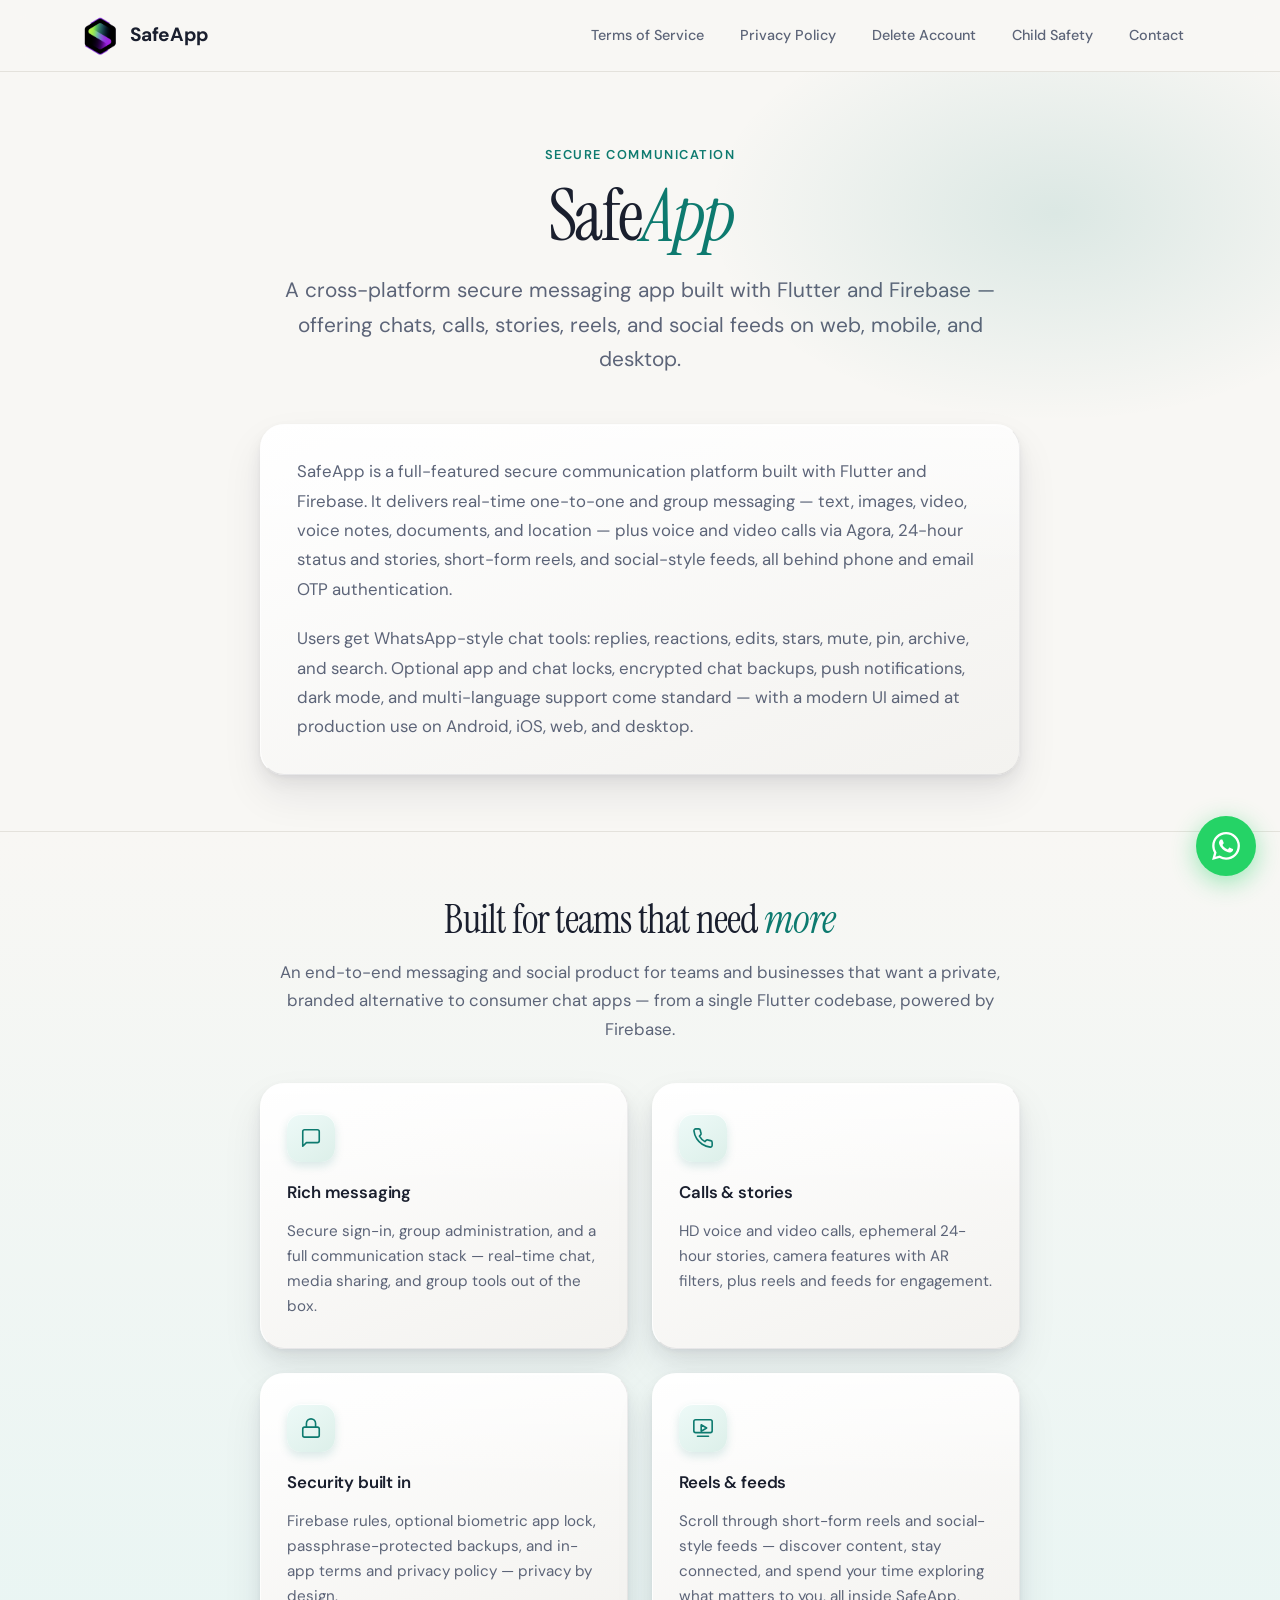
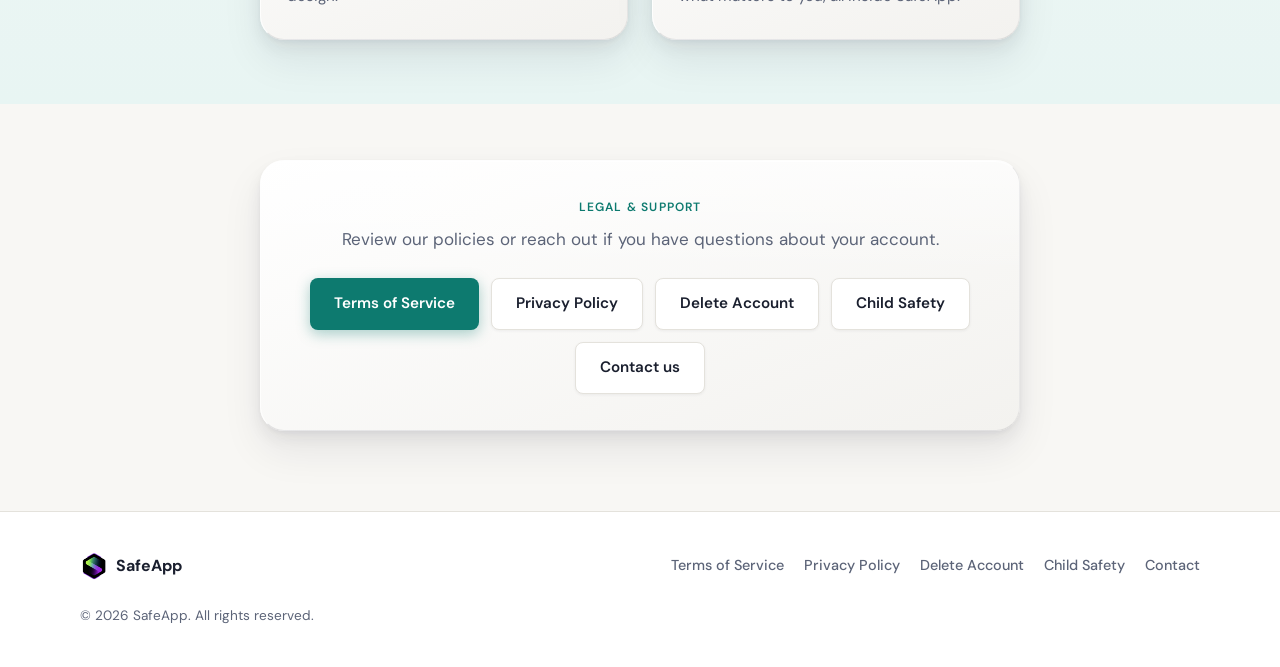
<file: index.html>
<!DOCTYPE html>
<html lang="en">
<head>
  <meta charset="UTF-8" />
  <meta name="viewport" content="width=device-width, initial-scale=1.0" />
  <meta name="description" content="SafeApp is a cross-platform secure messaging app built with Flutter and Firebase — chats, calls, stories, reels, and social feeds on web, mobile, and desktop." />
  <link rel="canonical" href="https://legal.safeapp.live/" />
  <title>SafeApp — Secure Messaging</title>
  <link rel="icon" href="/logo.png" type="image/png" />
  <link rel="apple-touch-icon" href="/logo.png" />
  <link rel="preconnect" href="https://fonts.googleapis.com" />
  <link rel="preconnect" href="https://fonts.gstatic.com" crossorigin />
  <link href="https://fonts.googleapis.com/css2?family=DM+Sans:ital,opsz,wght@0,9..40,400;0,9..40,500;0,9..40,600;0,9..40,700;1,9..40,400&family=Instrument+Serif:ital@0;1&display=swap" rel="stylesheet" />
  <link rel="stylesheet" href="/styles.css" />
</head>
<body>
  <header class="site-header">
    <div class="container header-inner">
      <a href="/" class="logo" aria-label="SafeApp home">
        <img src="/logo.png" alt="" class="logo-img" width="40" height="40" />
        <span class="logo-text">SafeApp</span>
      </a>
      <nav class="nav" aria-label="Site navigation">
        <a href="/terms-of-service/" class="nav-link">Terms of Service</a>
        <a href="/privacy-policy/" class="nav-link">Privacy Policy</a>
        <a href="/delete-account/" class="nav-link">Delete Account</a>
        <a href="/child-safety/" class="nav-link">Child Safety</a>
        <a href="/contact/" class="nav-link">Contact</a>
      </nav>
    </div>
  </header>

  <main class="about-page">
    <section class="about-hero">
      <div class="container about-hero-inner">
        <p class="about-eyebrow">Secure communication</p>
        <h1 class="about-title">Safe<em>App</em></h1>
        <p class="about-tagline">
          A cross-platform secure messaging app built with Flutter and Firebase — offering chats, calls, stories, reels, and social feeds on web, mobile, and desktop.
        </p>
      </div>
      <div class="hero-glow" aria-hidden="true"></div>
    </section>

    <section class="about-intro container">
      <div class="about-card card-3d">
        <p class="about-intro-text">
          SafeApp is a full-featured secure communication platform built with Flutter and Firebase. It delivers real-time one-to-one and group messaging — text, images, video, voice notes, documents, and location — plus voice and video calls via Agora, 24-hour status and stories, short-form reels, and social-style feeds, all behind phone and email OTP authentication.
        </p>
        <p class="about-intro-text">
          Users get WhatsApp-style chat tools: replies, reactions, edits, stars, mute, pin, archive, and search. Optional app and chat locks, encrypted chat backups, push notifications, dark mode, and multi-language support come standard — with a modern UI aimed at production use on Android, iOS, web, and desktop.
        </p>
      </div>
    </section>

    <section class="about-features">
      <div class="container">
        <header class="about-features-header">
          <h2 class="about-features-title">Built for teams that need <em>more</em></h2>
          <p class="about-features-lead">
            An end-to-end messaging and social product for teams and businesses that want a private, branded alternative to consumer chat apps — from a single Flutter codebase, powered by Firebase.
          </p>
        </header>

        <div class="feature-grid">
          <article class="feature-card card-3d">
            <span class="feature-icon" aria-hidden="true">
              <svg width="22" height="22" viewBox="0 0 24 24" fill="none" stroke="currentColor" stroke-width="1.75" stroke-linecap="round" stroke-linejoin="round"><path d="M21 15a2 2 0 0 1-2 2H7l-4 4V5a2 2 0 0 1 2-2h14a2 2 0 0 1 2 2z"/></svg>
            </span>
            <h3>Rich messaging</h3>
            <p>Secure sign-in, group administration, and a full communication stack — real-time chat, media sharing, and group tools out of the box.</p>
          </article>
          <article class="feature-card card-3d">
            <span class="feature-icon" aria-hidden="true">
              <svg width="22" height="22" viewBox="0 0 24 24" fill="none" stroke="currentColor" stroke-width="1.75" stroke-linecap="round" stroke-linejoin="round"><path d="M22 16.92v3a2 2 0 0 1-2.18 2 19.79 19.79 0 0 1-8.63-3.07 19.5 19.5 0 0 1-6-6 19.79 19.79 0 0 1-3.07-8.67A2 2 0 0 1 4.11 2h3a2 2 0 0 1 2 1.72 12.84 12.84 0 0 0 .7 2.81 2 2 0 0 1-.45 2.11L8.09 9.91a16 16 0 0 0 6 6l1.27-1.27a2 2 0 0 1 2.11-.45 12.84 12.84 0 0 0 2.81.7A2 2 0 0 1 22 16.92z"/></svg>
            </span>
            <h3>Calls &amp; stories</h3>
            <p>HD voice and video calls, ephemeral 24-hour stories, camera features with AR filters, plus reels and feeds for engagement.</p>
          </article>
          <article class="feature-card card-3d">
            <span class="feature-icon" aria-hidden="true">
              <svg width="22" height="22" viewBox="0 0 24 24" fill="none" stroke="currentColor" stroke-width="1.75" stroke-linecap="round" stroke-linejoin="round"><rect x="3" y="11" width="18" height="11" rx="2" ry="2"/><path d="M7 11V7a5 5 0 0 1 10 0v4"/></svg>
            </span>
            <h3>Security built in</h3>
            <p>Firebase rules, optional biometric app lock, passphrase-protected backups, and in-app terms and privacy policy — privacy by design.</p>
          </article>
          <article class="feature-card card-3d">
            <span class="feature-icon" aria-hidden="true">
              <svg width="22" height="22" viewBox="0 0 24 24" fill="none" stroke="currentColor" stroke-width="1.75" stroke-linecap="round" stroke-linejoin="round"><rect x="2" y="3" width="20" height="14" rx="2"/><path d="M10 8.5v7l6-3.5-6-3.5z"/><path d="M6 21h12"/></svg>
            </span>
            <h3>Reels &amp; feeds</h3>
            <p>Scroll through short-form reels and social-style feeds — discover content, stay connected, and spend your time exploring what matters to you, all inside SafeApp.</p>
          </article>
        </div>
      </div>
    </section>

    <section class="about-legal container">
      <div class="about-legal-inner card-3d">
        <p class="about-legal-label">Legal &amp; support</p>
        <p class="about-legal-text">Review our policies or reach out if you have questions about your account.</p>
        <div class="about-legal-actions">
          <a href="/terms-of-service/" class="btn btn-primary">Terms of Service</a>
          <a href="/privacy-policy/" class="btn btn-secondary">Privacy Policy</a>
          <a href="/delete-account/" class="btn btn-secondary">Delete Account</a>
          <a href="/child-safety/" class="btn btn-secondary">Child Safety</a>
          <a href="/contact/" class="btn btn-secondary">Contact us</a>
        </div>
      </div>
    </section>
  </main>

  <a href="https://wa.me/923211091234" class="whatsapp-float" target="_blank" rel="noopener noreferrer" aria-label="Chat on WhatsApp">
    <svg width="28" height="28" viewBox="0 0 24 24" fill="currentColor" aria-hidden="true"><path d="M17.472 14.382c-.297-.149-1.758-.867-2.03-.967-.273-.099-.471-.148-.67.15-.197.297-.767.966-.94 1.164-.173.199-.347.223-.644.075-.297-.15-1.255-.463-2.39-1.475-.883-.788-1.48-1.761-1.653-2.059-.173-.297-.018-.458.13-.606.134-.133.298-.347.446-.52.149-.174.198-.298.298-.497.099-.198.05-.371-.025-.52-.075-.149-.669-1.612-.916-2.207-.242-.579-.487-.5-.669-.51-.173-.008-.371-.01-.57-.01-.198 0-.52.074-.792.372-.272.297-1.04 1.016-1.04 2.479 0 1.462 1.065 2.875 1.213 3.074.149.198 2.096 3.2 5.077 4.487.709.306 1.262.489 1.694.625.712.227 1.36.195 1.871.118.571-.085 1.758-.719 2.006-1.413.248-.694.248-1.289.173-1.413-.074-.124-.272-.198-.57-.347m-5.421 7.403h-.004a9.87 9.87 0 0 1-5.031-1.378l-.361-.214-3.741.982.998-3.648-.235-.374a9.86 9.86 0 0 1-1.51-5.26c.001-5.45 4.436-9.884 9.888-9.884 2.64 0 5.122 1.03 6.988 2.898a9.825 9.825 0 0 1 2.893 6.994c-.003 5.45-4.435 9.884-9.881 9.884m8.413-18.297A11.815 11.815 0 0 0 12.05 0C5.495 0 .16 5.335.157 11.892c0 2.096.547 4.142 1.588 5.945L.057 24l6.305-1.654a11.882 11.882 0 0 0 5.683 1.448h.005c6.554 0 11.89-5.335 11.893-11.893a11.821 11.821 0 0 0-3.48-8.413z"/></svg>
    <span class="whatsapp-float-tooltip">Chat with us</span>
  </a>

  <footer class="site-footer">
    <div class="container footer-inner">
      <p class="footer-brand">
        <img src="/logo.png" alt="" class="logo-img logo-img--sm" width="28" height="28" />
        SafeApp
      </p>
      <nav class="footer-nav" aria-label="Footer">
        <a href="/terms-of-service/">Terms of Service</a>
        <a href="/privacy-policy/">Privacy Policy</a>
        <a href="/delete-account/">Delete Account</a>
        <a href="/child-safety/">Child Safety</a>
        <a href="/contact/">Contact</a>
      </nav>
      <p class="footer-copy">&copy; 2026 SafeApp. All rights reserved.</p>
    </div>
  </footer>
</body>
</html>
</file>
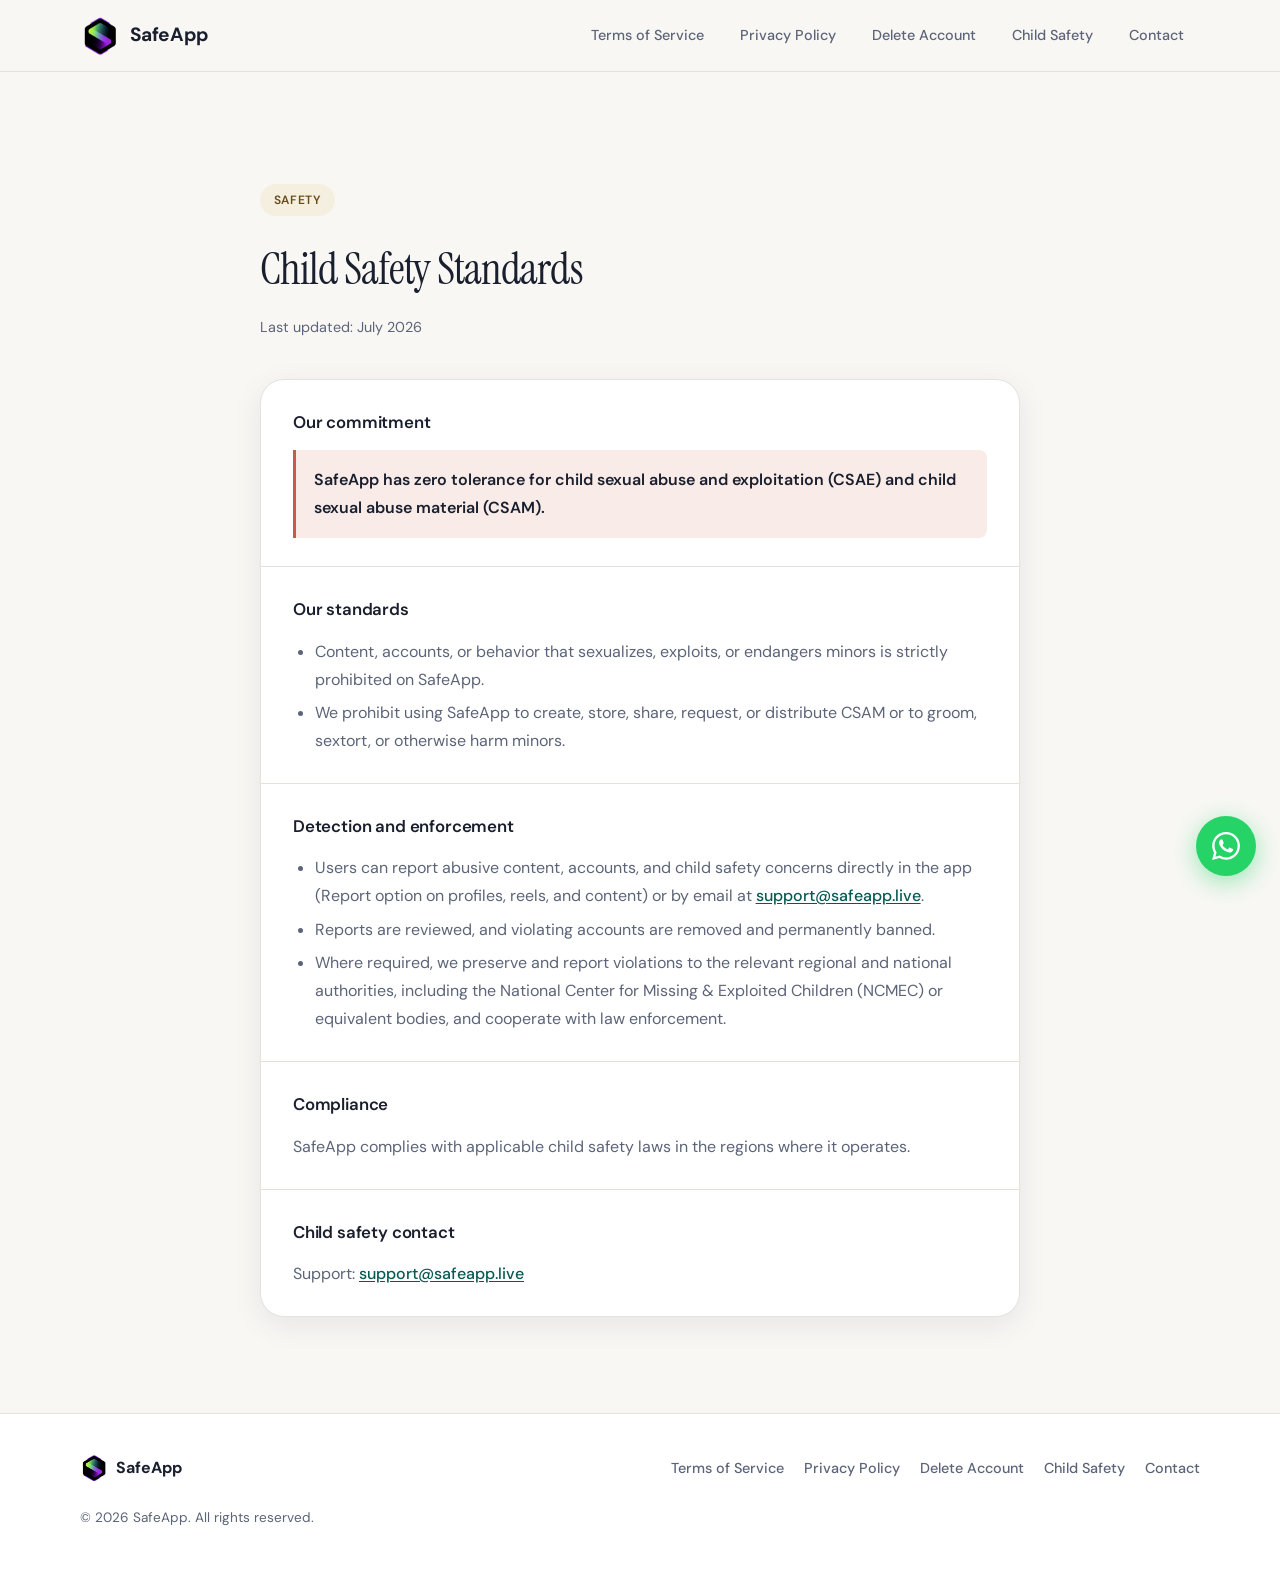
<file: child-safety/index.html>
<!DOCTYPE html>
<html lang="en">
<head>
  <meta charset="UTF-8" />
  <meta name="viewport" content="width=device-width, initial-scale=1.0" />
  <meta name="description" content="SafeApp Child Safety Standards — our zero-tolerance policy for CSAE and CSAM, reporting, and enforcement." />
  <link rel="canonical" href="https://legal.safeapp.live/child-safety" />
  <title>SafeApp — Child Safety Standards</title>
  <link rel="icon" href="/logo.png" type="image/png" />
  <link rel="apple-touch-icon" href="/logo.png" />
  <link rel="preconnect" href="https://fonts.googleapis.com" />
  <link rel="preconnect" href="https://fonts.gstatic.com" crossorigin />
  <link href="https://fonts.googleapis.com/css2?family=DM+Sans:ital,opsz,wght@0,9..40,400;0,9..40,500;0,9..40,600;0,9..40,700;1,9..40,400&family=Instrument+Serif:ital@0;1&display=swap" rel="stylesheet" />
  <link rel="stylesheet" href="/styles.css" />
</head>
<body>
  <header class="site-header">
    <div class="container header-inner">
      <a href="/" class="logo" aria-label="SafeApp home">
        <img src="/logo.png" alt="" class="logo-img" width="40" height="40" />
        <span class="logo-text">SafeApp</span>
      </a>
      <nav class="nav" aria-label="Legal documents">
        <a href="/terms-of-service/" class="nav-link">Terms of Service</a>
        <a href="/privacy-policy/" class="nav-link">Privacy Policy</a>
        <a href="/delete-account/" class="nav-link">Delete Account</a>
        <a href="/child-safety/" class="nav-link" aria-current="page">Child Safety</a>
        <a href="/contact/" class="nav-link">Contact</a>
      </nav>
    </div>
  </header>

  <main>
    <article class="legal-doc container">
      <header class="doc-header">
        <span class="doc-badge doc-badge--safety">Safety</span>
        <h1>Child Safety Standards</h1>
        <p class="doc-meta">Last updated: July 2026</p>
      </header>

      <div class="doc-body">
        <section class="clause">
          <h2>Our commitment</h2>
          <p class="clause-notice">SafeApp has zero tolerance for child sexual abuse and exploitation (CSAE) and child sexual abuse material (CSAM).</p>
        </section>

        <section class="clause">
          <h2>Our standards</h2>
          <ul>
            <li>Content, accounts, or behavior that sexualizes, exploits, or endangers minors is strictly prohibited on SafeApp.</li>
            <li>We prohibit using SafeApp to create, store, share, request, or distribute CSAM or to groom, sextort, or otherwise harm minors.</li>
          </ul>
        </section>

        <section class="clause">
          <h2>Detection and enforcement</h2>
          <ul>
            <li>
              Users can report abusive content, accounts, and child safety concerns directly in the app (Report option on profiles, reels, and content) or by email at
              <a href="https://mail.google.com/mail/?view=cm&amp;fs=1&amp;to=support@safeapp.live&amp;su=Child%20safety%20report" target="_blank" rel="noopener noreferrer">support@safeapp.live</a>.
            </li>
            <li>Reports are reviewed, and violating accounts are removed and permanently banned.</li>
            <li>
              Where required, we preserve and report violations to the relevant regional and national authorities, including the National Center for Missing &amp; Exploited Children (NCMEC) or equivalent bodies, and cooperate with law enforcement.
            </li>
          </ul>
        </section>

        <section class="clause">
          <h2>Compliance</h2>
          <p>SafeApp complies with applicable child safety laws in the regions where it operates.</p>
        </section>

        <section class="clause">
          <h2>Child safety contact</h2>
          <p>
            Support:
            <a href="https://mail.google.com/mail/?view=cm&amp;fs=1&amp;to=support@safeapp.live&amp;su=Child%20safety%20report" target="_blank" rel="noopener noreferrer">support@safeapp.live</a>
          </p>
        </section>
      </div>
    </article>
  </main>

  <a href="https://wa.me/923211091234" class="whatsapp-float" target="_blank" rel="noopener noreferrer" aria-label="Chat on WhatsApp">
    <svg width="28" height="28" viewBox="0 0 24 24" fill="currentColor" aria-hidden="true"><path d="M17.472 14.382c-.297-.149-1.758-.867-2.03-.967-.273-.099-.471-.148-.67.15-.197.297-.767.966-.94 1.164-.173.199-.347.223-.644.075-.297-.15-1.255-.463-2.39-1.475-.883-.788-1.48-1.761-1.653-2.059-.173-.297-.018-.458.13-.606.134-.133.298-.347.446-.52.149-.174.198-.298.298-.497.099-.198.05-.371-.025-.52-.075-.149-.669-1.612-.916-2.207-.242-.579-.487-.5-.669-.51-.173-.008-.371-.01-.57-.01-.198 0-.52.074-.792.372-.272.297-1.04 1.016-1.04 2.479 0 1.462 1.065 2.875 1.213 3.074.149.198 2.096 3.2 5.077 4.487.709.306 1.262.489 1.694.625.712.227 1.36.195 1.871.118.571-.085 1.758-.719 2.006-1.413.248-.694.248-1.289.173-1.413-.074-.124-.272-.198-.57-.347m-5.421 7.403h-.004a9.87 9.87 0 0 1-5.031-1.378l-.361-.214-3.741.982.998-3.648-.235-.374a9.86 9.86 0 0 1-1.51-5.26c.001-5.45 4.436-9.884 9.888-9.884 2.64 0 5.122 1.03 6.988 2.898a9.825 9.825 0 0 1 2.893 6.994c-.003 5.45-4.435 9.884-9.881 9.884m8.413-18.297A11.815 11.815 0 0 0 12.05 0C5.495 0 .16 5.335.157 11.892c0 2.096.547 4.142 1.588 5.945L.057 24l6.305-1.654a11.882 11.882 0 0 0 5.683 1.448h.005c6.554 0 11.89-5.335 11.893-11.893a11.821 11.821 0 0 0-3.48-8.413z"/></svg>
    <span class="whatsapp-float-tooltip">Chat with us</span>
  </a>

  <footer class="site-footer">
    <div class="container footer-inner">
      <p class="footer-brand">
        <img src="/logo.png" alt="" class="logo-img logo-img--sm" width="28" height="28" />
        SafeApp
      </p>
      <nav class="footer-nav" aria-label="Footer">
        <a href="/terms-of-service/">Terms of Service</a>
        <a href="/privacy-policy/">Privacy Policy</a>
        <a href="/delete-account/">Delete Account</a>
        <a href="/child-safety/">Child Safety</a>
        <a href="/contact/">Contact</a>
      </nav>
      <p class="footer-copy">&copy; 2026 SafeApp. All rights reserved.</p>
    </div>
  </footer>
</body>
</html>
</file>
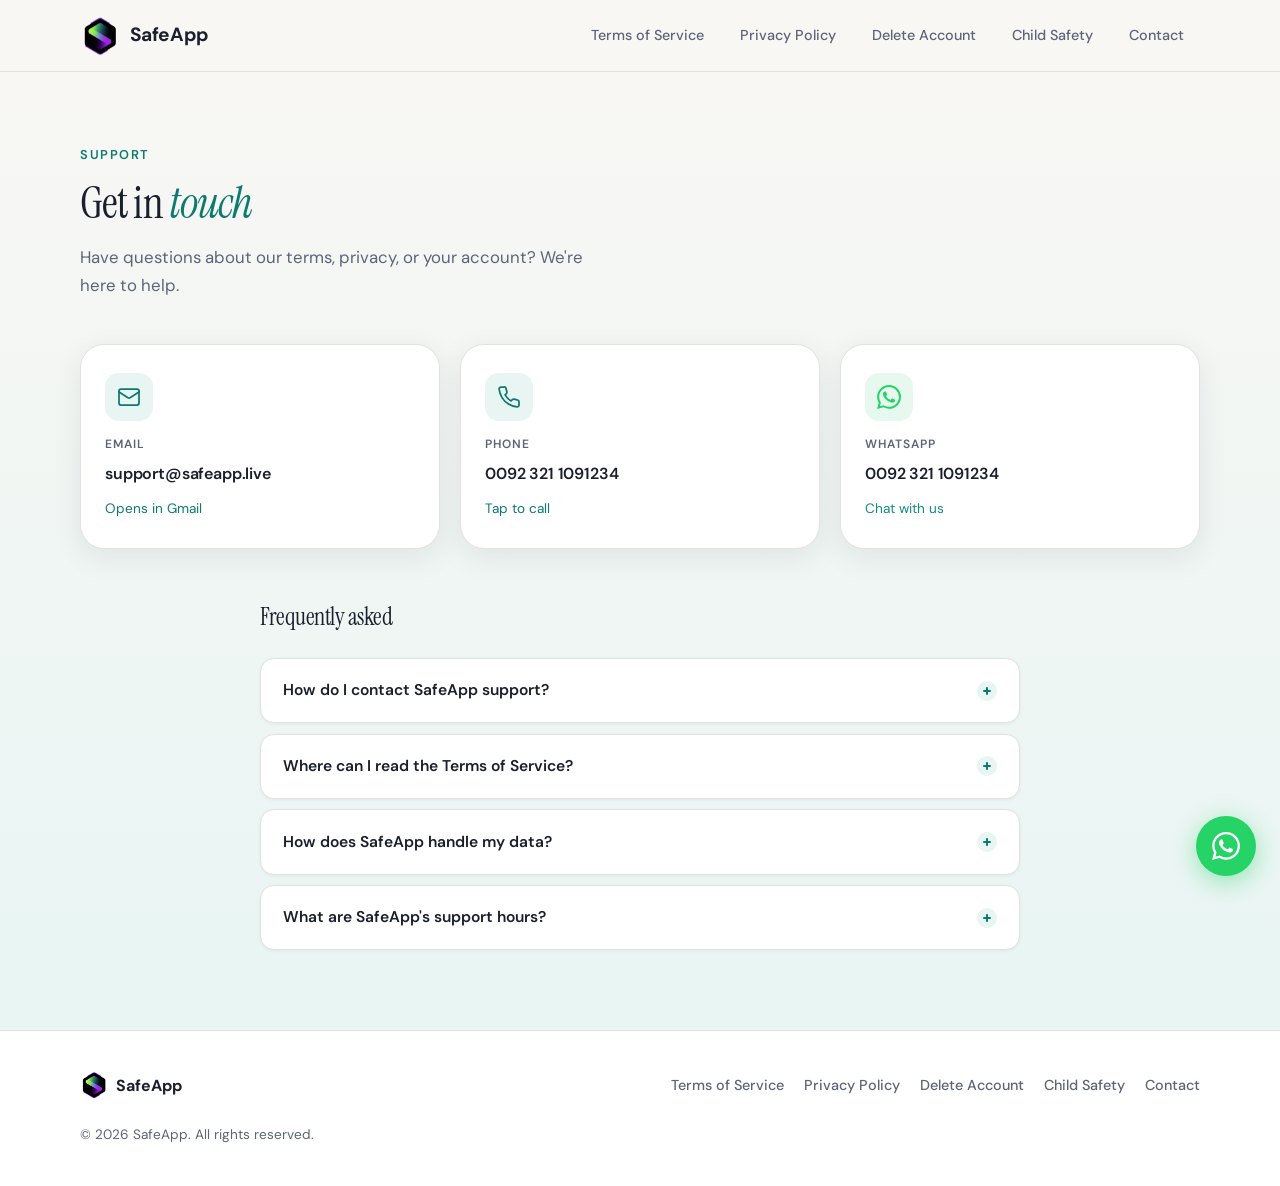
<file: contact/index.html>
<!DOCTYPE html>
<html lang="en">
<head>
  <meta charset="UTF-8" />
  <meta name="viewport" content="width=device-width, initial-scale=1.0" />
  <meta name="description" content="Contact SafeApp support — email, phone, and WhatsApp." />
  <link rel="canonical" href="https://legal.safeapp.live/contact" />
  <title>SafeApp — Contact</title>
  <link rel="icon" href="/logo.png" type="image/png" />
  <link rel="apple-touch-icon" href="/logo.png" />
  <link rel="preconnect" href="https://fonts.googleapis.com" />
  <link rel="preconnect" href="https://fonts.gstatic.com" crossorigin />
  <link href="https://fonts.googleapis.com/css2?family=DM+Sans:ital,opsz,wght@0,9..40,400;0,9..40,500;0,9..40,600;0,9..40,700;1,9..40,400&family=Instrument+Serif:ital@0;1&display=swap" rel="stylesheet" />
  <link rel="stylesheet" href="/styles.css" />
</head>
<body>
  <header class="site-header">
    <div class="container header-inner">
      <a href="/" class="logo" aria-label="SafeApp home">
        <img src="/logo.png" alt="" class="logo-img" width="40" height="40" />
        <span class="logo-text">SafeApp</span>
      </a>
      <nav class="nav" aria-label="Site navigation">
        <a href="/terms-of-service/" class="nav-link">Terms of Service</a>
        <a href="/privacy-policy/" class="nav-link">Privacy Policy</a>
        <a href="/delete-account/" class="nav-link">Delete Account</a>
        <a href="/child-safety/" class="nav-link">Child Safety</a>
        <a href="/contact/" class="nav-link" aria-current="page">Contact</a>
      </nav>
    </div>
  </header>

  <section class="contact-section contact-section--page">
    <div class="container">
      <header class="contact-header">
        <p class="contact-eyebrow">Support</p>
        <h1 class="contact-title">Get in <em>touch</em></h1>
        <p class="contact-lead">Have questions about our terms, privacy, or your account? We're here to help.</p>
      </header>

      <div class="contact-grid">
        <a href="https://mail.google.com/mail/?view=cm&fs=1&to=support@safeapp.live" class="contact-card contact-card--email" target="_blank" rel="noopener noreferrer">
          <span class="contact-card-icon" aria-hidden="true">
            <svg width="24" height="24" viewBox="0 0 24 24" fill="none" stroke="currentColor" stroke-width="1.75" stroke-linecap="round" stroke-linejoin="round"><rect x="2" y="4" width="20" height="16" rx="2"/><path d="m22 7-8.97 5.7a1.94 1.94 0 0 1-2.06 0L2 7"/></svg>
          </span>
          <span class="contact-card-label">Email</span>
          <span class="contact-card-value">support@safeapp.live</span>
          <span class="contact-card-hint">Opens in Gmail</span>
        </a>

        <a href="tel:+923211091234" class="contact-card contact-card--phone">
          <span class="contact-card-icon" aria-hidden="true">
            <svg width="24" height="24" viewBox="0 0 24 24" fill="none" stroke="currentColor" stroke-width="1.75" stroke-linecap="round" stroke-linejoin="round"><path d="M22 16.92v3a2 2 0 0 1-2.18 2 19.79 19.79 0 0 1-8.63-3.07 19.5 19.5 0 0 1-6-6 19.79 19.79 0 0 1-3.07-8.67A2 2 0 0 1 4.11 2h3a2 2 0 0 1 2 1.72 12.84 12.84 0 0 0 .7 2.81 2 2 0 0 1-.45 2.11L8.09 9.91a16 16 0 0 0 6 6l1.27-1.27a2 2 0 0 1 2.11-.45 12.84 12.84 0 0 0 2.81.7A2 2 0 0 1 22 16.92z"/></svg>
          </span>
          <span class="contact-card-label">Phone</span>
          <span class="contact-card-value">0092 321 1091234</span>
          <span class="contact-card-hint">Tap to call</span>
        </a>

        <a href="https://wa.me/923211091234" class="contact-card contact-card--whatsapp" target="_blank" rel="noopener noreferrer">
          <span class="contact-card-icon" aria-hidden="true">
            <svg width="24" height="24" viewBox="0 0 24 24" fill="currentColor"><path d="M17.472 14.382c-.297-.149-1.758-.867-2.03-.967-.273-.099-.471-.148-.67.15-.197.297-.767.966-.94 1.164-.173.199-.347.223-.644.075-.297-.15-1.255-.463-2.39-1.475-.883-.788-1.48-1.761-1.653-2.059-.173-.297-.018-.458.13-.606.134-.133.298-.347.446-.52.149-.174.198-.298.298-.497.099-.198.05-.371-.025-.52-.075-.149-.669-1.612-.916-2.207-.242-.579-.487-.5-.669-.51-.173-.008-.371-.01-.57-.01-.198 0-.52.074-.792.372-.272.297-1.04 1.016-1.04 2.479 0 1.462 1.065 2.875 1.213 3.074.149.198 2.096 3.2 5.077 4.487.709.306 1.262.489 1.694.625.712.227 1.36.195 1.871.118.571-.085 1.758-.719 2.006-1.413.248-.694.248-1.289.173-1.413-.074-.124-.272-.198-.57-.347m-5.421 7.403h-.004a9.87 9.87 0 0 1-5.031-1.378l-.361-.214-3.741.982.998-3.648-.235-.374a9.86 9.86 0 0 1-1.51-5.26c.001-5.45 4.436-9.884 9.888-9.884 2.64 0 5.122 1.03 6.988 2.898a9.825 9.825 0 0 1 2.893 6.994c-.003 5.45-4.435 9.884-9.881 9.884m8.413-18.297A11.815 11.815 0 0 0 12.05 0C5.495 0 .16 5.335.157 11.892c0 2.096.547 4.142 1.588 5.945L.057 24l6.305-1.654a11.882 11.882 0 0 0 5.683 1.448h.005c6.554 0 11.89-5.335 11.893-11.893a11.821 11.821 0 0 0-3.48-8.413z"/></svg>
          </span>
          <span class="contact-card-label">WhatsApp</span>
          <span class="contact-card-value">0092 321 1091234</span>
          <span class="contact-card-hint">Chat with us</span>
        </a>
      </div>

      <div class="contact-dropdown">
        <h2 class="contact-dropdown-title">Frequently asked</h2>
        <div class="accordion">
          <details class="accordion-item">
            <summary class="accordion-trigger">
              <span>How do I contact SafeApp support?</span>
              <span class="accordion-chevron" aria-hidden="true"></span>
            </summary>
            <div class="accordion-panel">
              <p>Reach us by email at <a href="https://mail.google.com/mail/?view=cm&fs=1&to=support@safeapp.live" target="_blank" rel="noopener noreferrer">support@safeapp.live</a>, call <a href="tel:+923211091234">0092 321 1091234</a>, or message us on <a href="https://wa.me/923211091234" target="_blank" rel="noopener noreferrer">WhatsApp</a>. We aim to respond within 24–48 hours.</p>
            </div>
          </details>
          <details class="accordion-item">
            <summary class="accordion-trigger">
              <span>Where can I read the Terms of Service?</span>
              <span class="accordion-chevron" aria-hidden="true"></span>
            </summary>
            <div class="accordion-panel">
              <p>Our full Terms of Service are available at <a href="/terms-of-service/">legal.safeapp.live/terms-of-service</a>. Review platform rules, account policies, and your rights as a user.</p>
            </div>
          </details>
          <details class="accordion-item">
            <summary class="accordion-trigger">
              <span>How does SafeApp handle my data?</span>
              <span class="accordion-chevron" aria-hidden="true"></span>
            </summary>
            <div class="accordion-panel">
              <p>Our Privacy Policy explains data retention, automated processing, and how we protect your information. Read it at <a href="/privacy-policy/">legal.safeapp.live/privacy-policy</a>.</p>
            </div>
          </details>
          <details class="accordion-item">
            <summary class="accordion-trigger">
              <span>What are SafeApp's support hours?</span>
              <span class="accordion-chevron" aria-hidden="true"></span>
            </summary>
            <div class="accordion-panel">
              <p>Our team monitors support channels Monday through Friday, 9:00 AM – 6:00 PM (PKT). Messages received outside these hours will be answered on the next business day.</p>
            </div>
          </details>
        </div>
      </div>
    </div>
  </section>

  <a href="https://wa.me/923211091234" class="whatsapp-float" target="_blank" rel="noopener noreferrer" aria-label="Chat on WhatsApp">
    <svg width="28" height="28" viewBox="0 0 24 24" fill="currentColor" aria-hidden="true"><path d="M17.472 14.382c-.297-.149-1.758-.867-2.03-.967-.273-.099-.471-.148-.67.15-.197.297-.767.966-.94 1.164-.173.199-.347.223-.644.075-.297-.15-1.255-.463-2.39-1.475-.883-.788-1.48-1.761-1.653-2.059-.173-.297-.018-.458.13-.606.134-.133.298-.347.446-.52.149-.174.198-.298.298-.497.099-.198.05-.371-.025-.52-.075-.149-.669-1.612-.916-2.207-.242-.579-.487-.5-.669-.51-.173-.008-.371-.01-.57-.01-.198 0-.52.074-.792.372-.272.297-1.04 1.016-1.04 2.479 0 1.462 1.065 2.875 1.213 3.074.149.198 2.096 3.2 5.077 4.487.709.306 1.262.489 1.694.625.712.227 1.36.195 1.871.118.571-.085 1.758-.719 2.006-1.413.248-.694.248-1.289.173-1.413-.074-.124-.272-.198-.57-.347m-5.421 7.403h-.004a9.87 9.87 0 0 1-5.031-1.378l-.361-.214-3.741.982.998-3.648-.235-.374a9.86 9.86 0 0 1-1.51-5.26c.001-5.45 4.436-9.884 9.888-9.884 2.64 0 5.122 1.03 6.988 2.898a9.825 9.825 0 0 1 2.893 6.994c-.003 5.45-4.435 9.884-9.881 9.884m8.413-18.297A11.815 11.815 0 0 0 12.05 0C5.495 0 .16 5.335.157 11.892c0 2.096.547 4.142 1.588 5.945L.057 24l6.305-1.654a11.882 11.882 0 0 0 5.683 1.448h.005c6.554 0 11.89-5.335 11.893-11.893a11.821 11.821 0 0 0-3.48-8.413z"/></svg>
    <span class="whatsapp-float-tooltip">Chat with us</span>
  </a>

  <footer class="site-footer">
    <div class="container footer-inner">
      <p class="footer-brand">
        <img src="/logo.png" alt="" class="logo-img logo-img--sm" width="28" height="28" />
        SafeApp
      </p>
      <nav class="footer-nav" aria-label="Footer">
        <a href="/terms-of-service/">Terms of Service</a>
        <a href="/privacy-policy/">Privacy Policy</a>
        <a href="/delete-account/">Delete Account</a>
        <a href="/child-safety/">Child Safety</a>
        <a href="/contact/">Contact</a>
      </nav>
      <p class="footer-copy">&copy; 2026 SafeApp. All rights reserved.</p>
    </div>
  </footer>
</body>
</html>
</file>
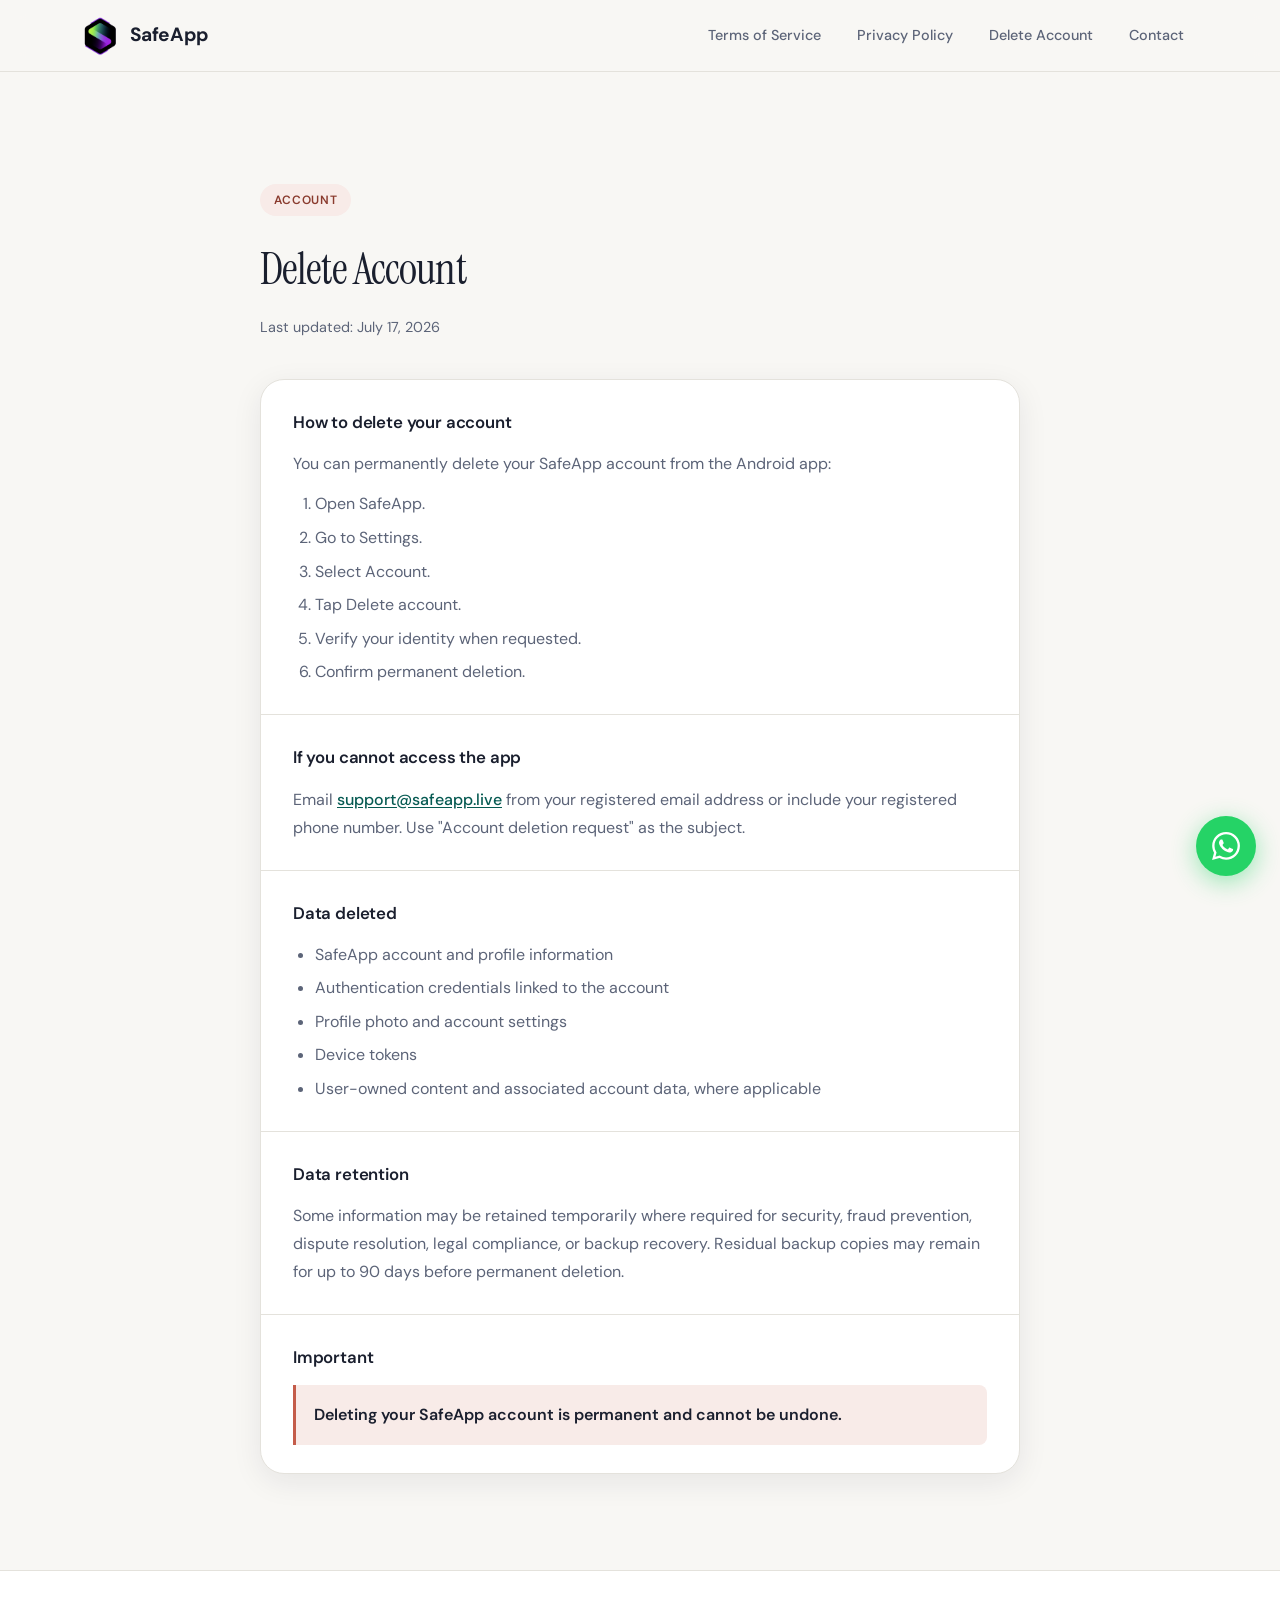
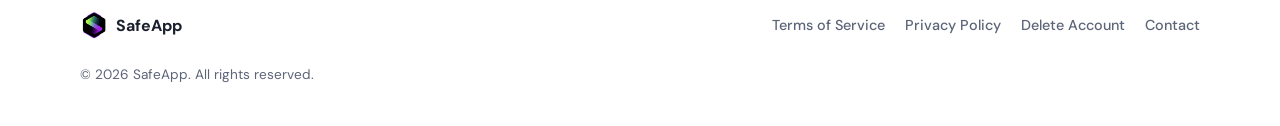
<file: delete-account/index.html>
<!DOCTYPE html>
<html lang="en">
<head>
  <meta charset="UTF-8" />
  <meta name="viewport" content="width=device-width, initial-scale=1.0" />
  <meta name="description" content="How to permanently delete your SafeApp account and what data is removed." />
  <link rel="canonical" href="https://legal.safeapp.live/delete-account" />
  <title>SafeApp — Delete Account</title>
  <link rel="icon" href="/logo.png" type="image/png" />
  <link rel="apple-touch-icon" href="/logo.png" />
  <link rel="preconnect" href="https://fonts.googleapis.com" />
  <link rel="preconnect" href="https://fonts.gstatic.com" crossorigin />
  <link href="https://fonts.googleapis.com/css2?family=DM+Sans:ital,opsz,wght@0,9..40,400;0,9..40,500;0,9..40,600;0,9..40,700;1,9..40,400&family=Instrument+Serif:ital@0;1&display=swap" rel="stylesheet" />
  <link rel="stylesheet" href="/styles.css" />
</head>
<body>
  <header class="site-header">
    <div class="container header-inner">
      <a href="/" class="logo" aria-label="SafeApp home">
        <img src="/logo.png" alt="" class="logo-img" width="40" height="40" />
        <span class="logo-text">SafeApp</span>
      </a>
      <nav class="nav" aria-label="Legal documents">
        <a href="/terms-of-service/" class="nav-link">Terms of Service</a>
        <a href="/privacy-policy/" class="nav-link">Privacy Policy</a>
        <a href="/delete-account/" class="nav-link" aria-current="page">Delete Account</a>
        <a href="/contact/" class="nav-link">Contact</a>
      </nav>
    </div>
  </header>

  <main>
    <article class="legal-doc container">
      <header class="doc-header">
        <span class="doc-badge doc-badge--delete">Account</span>
        <h1>Delete Account</h1>
        <p class="doc-meta">Last updated: July 17, 2026</p>
      </header>

      <div class="doc-body">
        <section class="clause">
          <h2>How to delete your account</h2>
          <p>You can permanently delete your SafeApp account from the Android app:</p>
          <ol>
            <li>Open SafeApp.</li>
            <li>Go to Settings.</li>
            <li>Select Account.</li>
            <li>Tap Delete account.</li>
            <li>Verify your identity when requested.</li>
            <li>Confirm permanent deletion.</li>
          </ol>
        </section>

        <section class="clause">
          <h2>If you cannot access the app</h2>
          <p>
            Email
            <a href="https://mail.google.com/mail/?view=cm&amp;fs=1&amp;to=support@safeapp.live&amp;su=Account%20deletion%20request" target="_blank" rel="noopener noreferrer">support@safeapp.live</a>
            from your registered email address or include your registered phone number.
            Use &quot;Account deletion request&quot; as the subject.
          </p>
        </section>

        <section class="clause">
          <h2>Data deleted</h2>
          <ul>
            <li>SafeApp account and profile information</li>
            <li>Authentication credentials linked to the account</li>
            <li>Profile photo and account settings</li>
            <li>Device tokens</li>
            <li>User-owned content and associated account data, where applicable</li>
          </ul>
        </section>

        <section class="clause">
          <h2>Data retention</h2>
          <p>
            Some information may be retained temporarily where required for security,
            fraud prevention, dispute resolution, legal compliance, or backup recovery.
            Residual backup copies may remain for up to 90 days before permanent deletion.
          </p>
        </section>

        <section class="clause">
          <h2>Important</h2>
          <p class="clause-notice">Deleting your SafeApp account is permanent and cannot be undone.</p>
        </section>
      </div>
    </article>
  </main>

  <a href="https://wa.me/923211091234" class="whatsapp-float" target="_blank" rel="noopener noreferrer" aria-label="Chat on WhatsApp">
    <svg width="28" height="28" viewBox="0 0 24 24" fill="currentColor" aria-hidden="true"><path d="M17.472 14.382c-.297-.149-1.758-.867-2.03-.967-.273-.099-.471-.148-.67.15-.197.297-.767.966-.94 1.164-.173.199-.347.223-.644.075-.297-.15-1.255-.463-2.39-1.475-.883-.788-1.48-1.761-1.653-2.059-.173-.297-.018-.458.13-.606.134-.133.298-.347.446-.52.149-.174.198-.298.298-.497.099-.198.05-.371-.025-.52-.075-.149-.669-1.612-.916-2.207-.242-.579-.487-.5-.669-.51-.173-.008-.371-.01-.57-.01-.198 0-.52.074-.792.372-.272.297-1.04 1.016-1.04 2.479 0 1.462 1.065 2.875 1.213 3.074.149.198 2.096 3.2 5.077 4.487.709.306 1.262.489 1.694.625.712.227 1.36.195 1.871.118.571-.085 1.758-.719 2.006-1.413.248-.694.248-1.289.173-1.413-.074-.124-.272-.198-.57-.347m-5.421 7.403h-.004a9.87 9.87 0 0 1-5.031-1.378l-.361-.214-3.741.982.998-3.648-.235-.374a9.86 9.86 0 0 1-1.51-5.26c.001-5.45 4.436-9.884 9.888-9.884 2.64 0 5.122 1.03 6.988 2.898a9.825 9.825 0 0 1 2.893 6.994c-.003 5.45-4.435 9.884-9.881 9.884m8.413-18.297A11.815 11.815 0 0 0 12.05 0C5.495 0 .16 5.335.157 11.892c0 2.096.547 4.142 1.588 5.945L.057 24l6.305-1.654a11.882 11.882 0 0 0 5.683 1.448h.005c6.554 0 11.89-5.335 11.893-11.893a11.821 11.821 0 0 0-3.48-8.413z"/></svg>
    <span class="whatsapp-float-tooltip">Chat with us</span>
  </a>

  <footer class="site-footer">
    <div class="container footer-inner">
      <p class="footer-brand">
        <img src="/logo.png" alt="" class="logo-img logo-img--sm" width="28" height="28" />
        SafeApp
      </p>
      <nav class="footer-nav" aria-label="Footer">
        <a href="/terms-of-service/">Terms of Service</a>
        <a href="/privacy-policy/">Privacy Policy</a>
        <a href="/delete-account/">Delete Account</a>
        <a href="/contact/">Contact</a>
      </nav>
      <p class="footer-copy">&copy; 2026 SafeApp. All rights reserved.</p>
    </div>
  </footer>
</body>
</html>
</file>
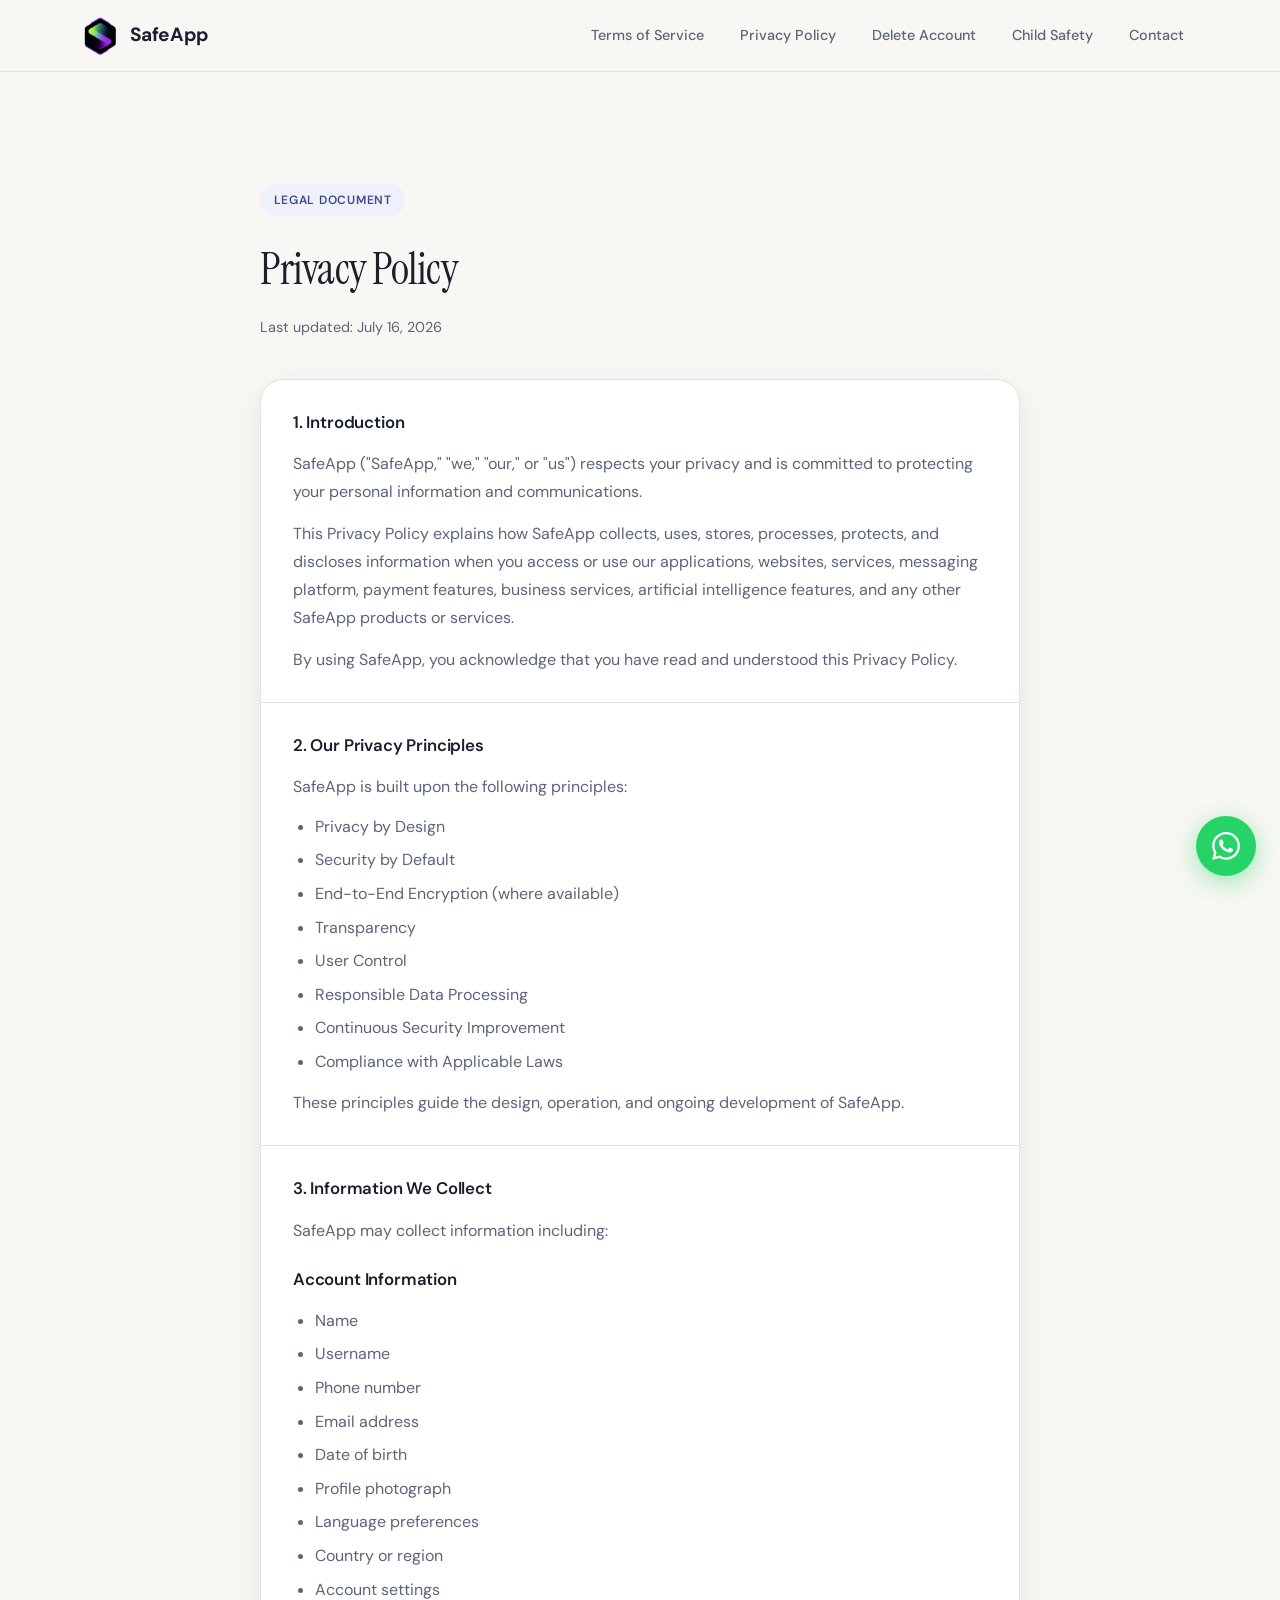
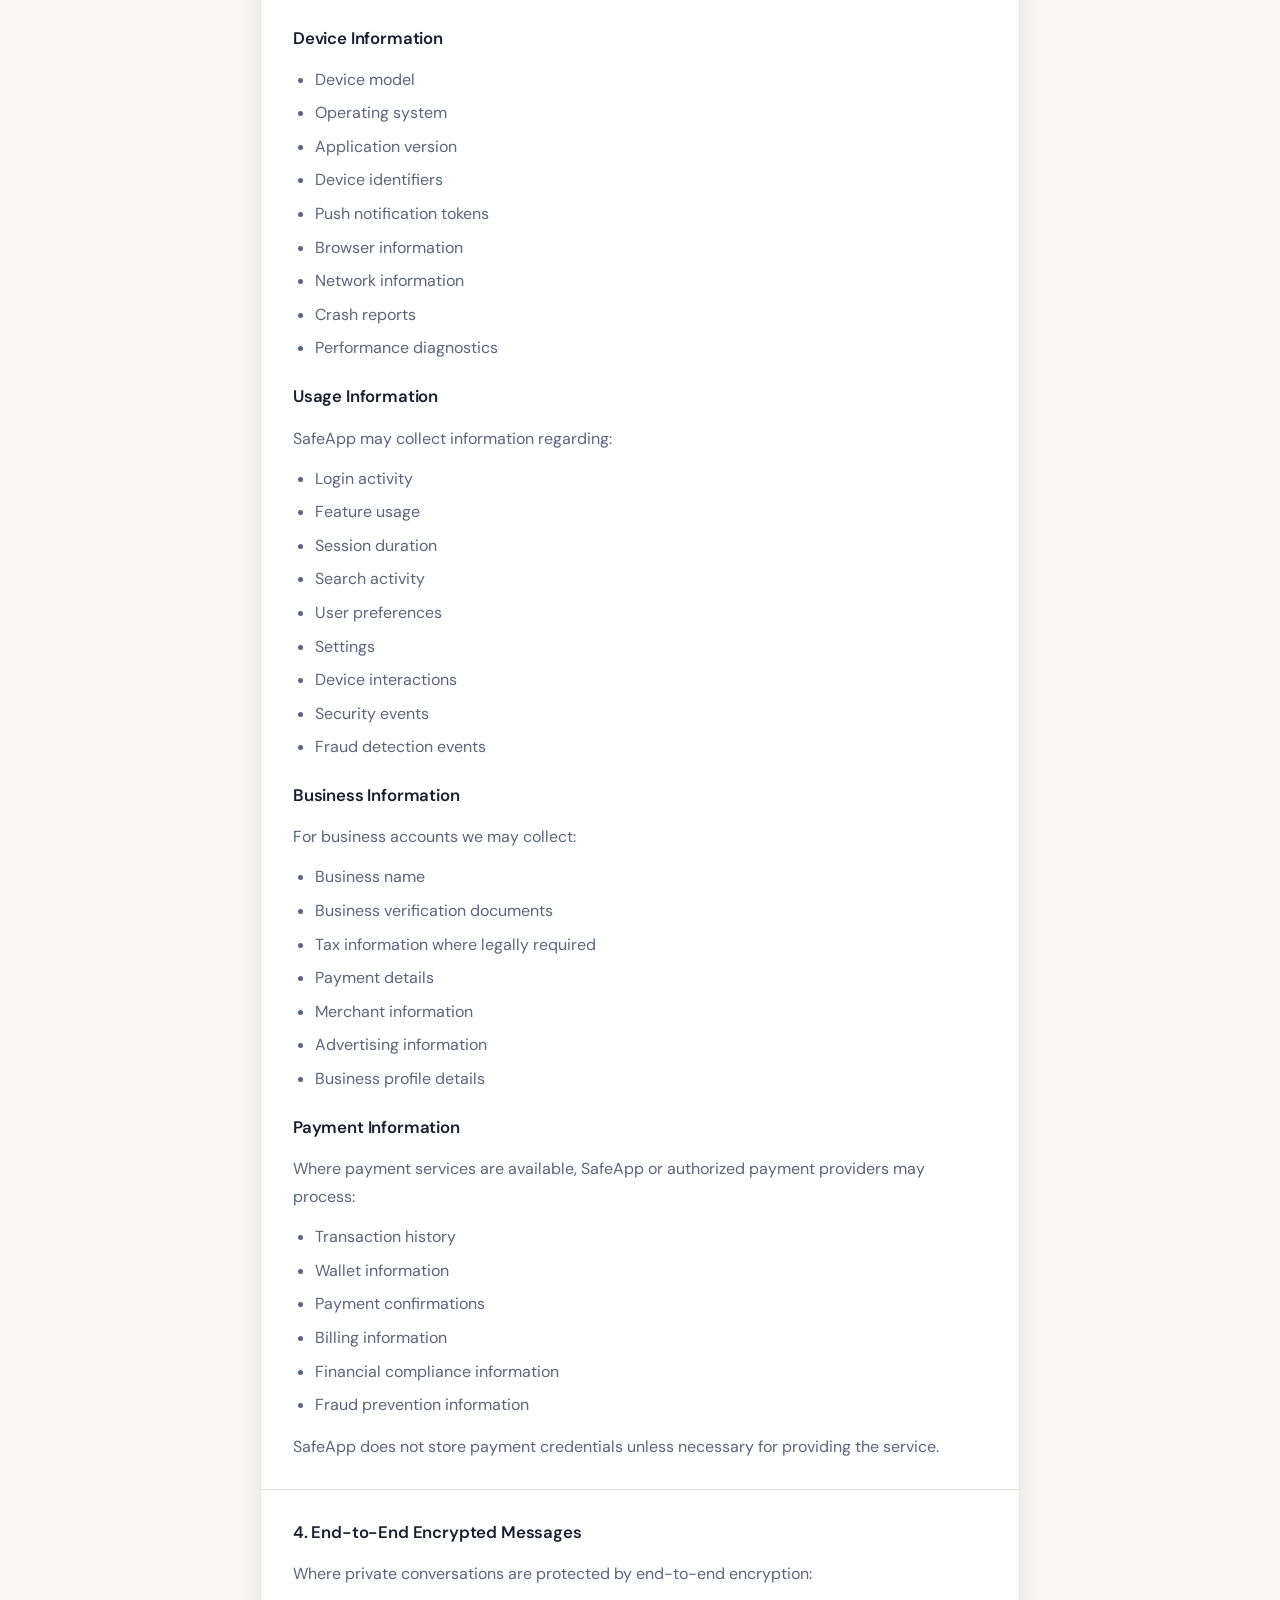
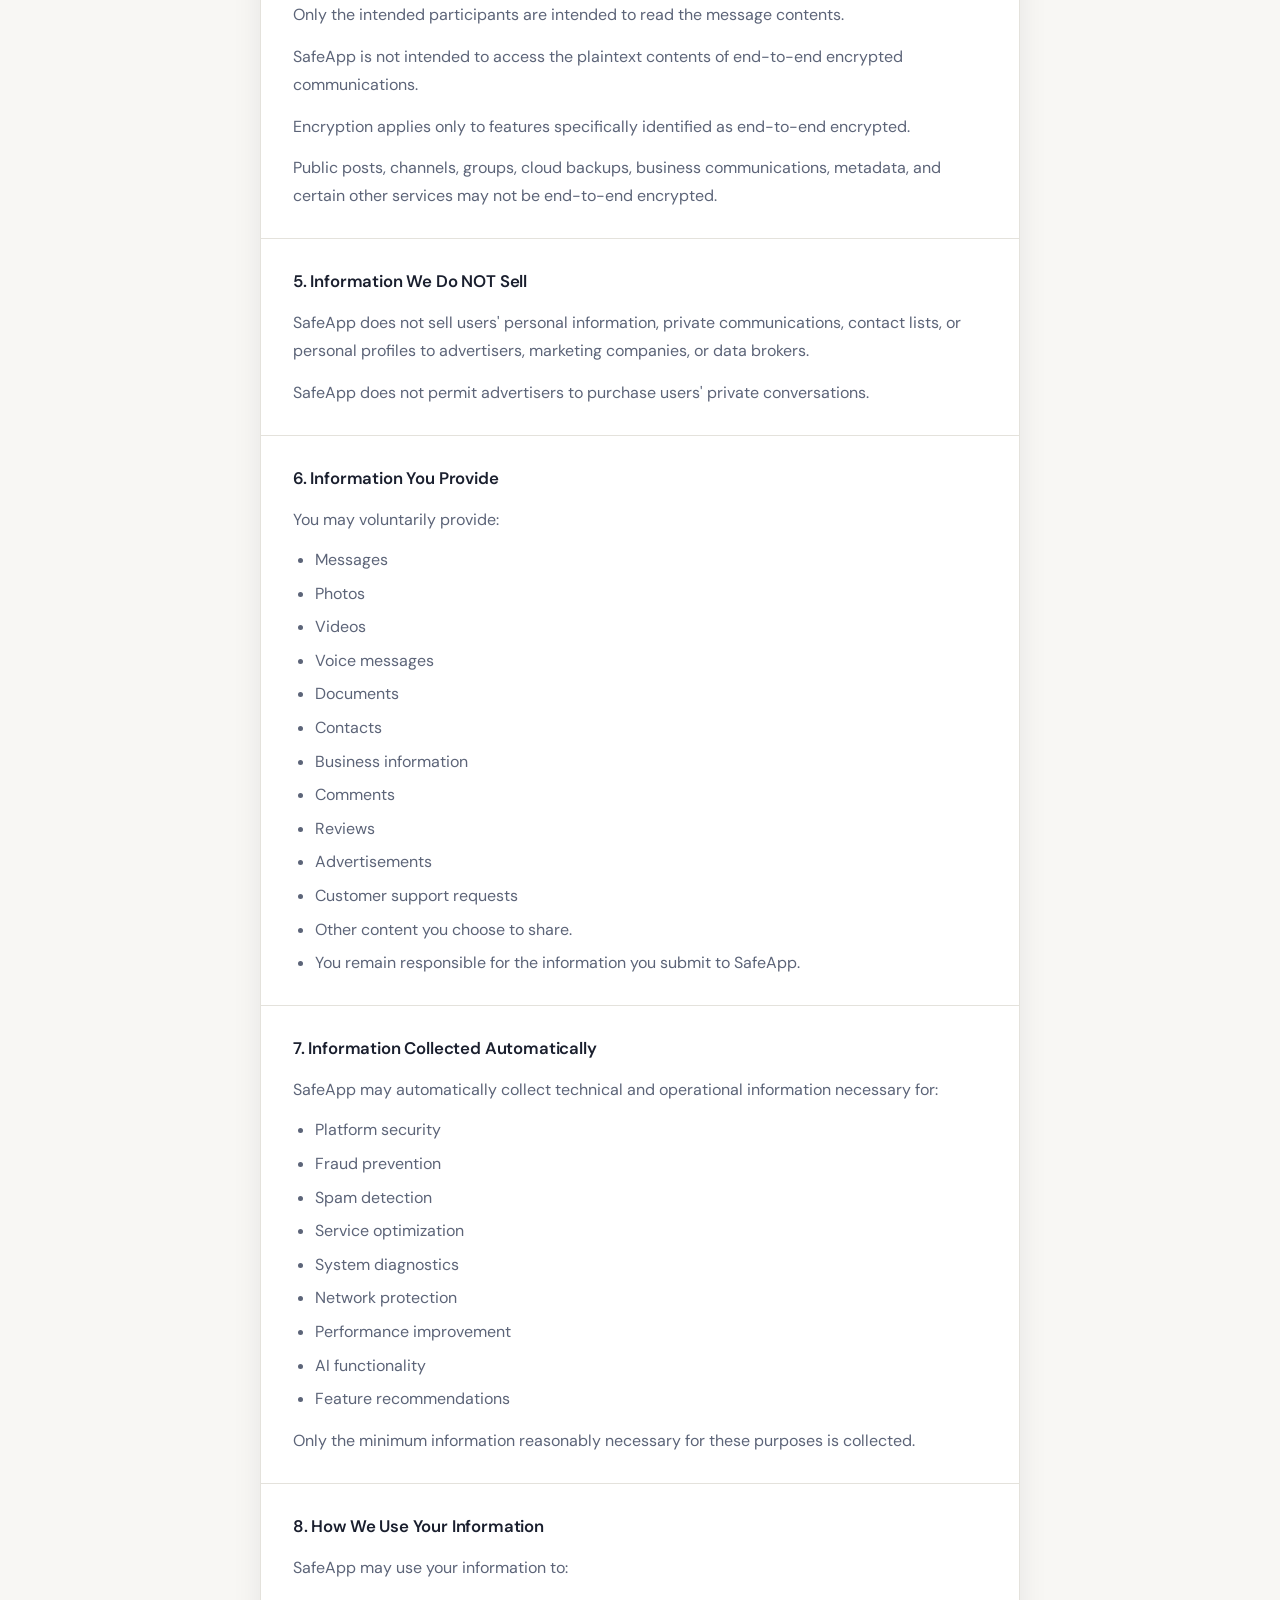
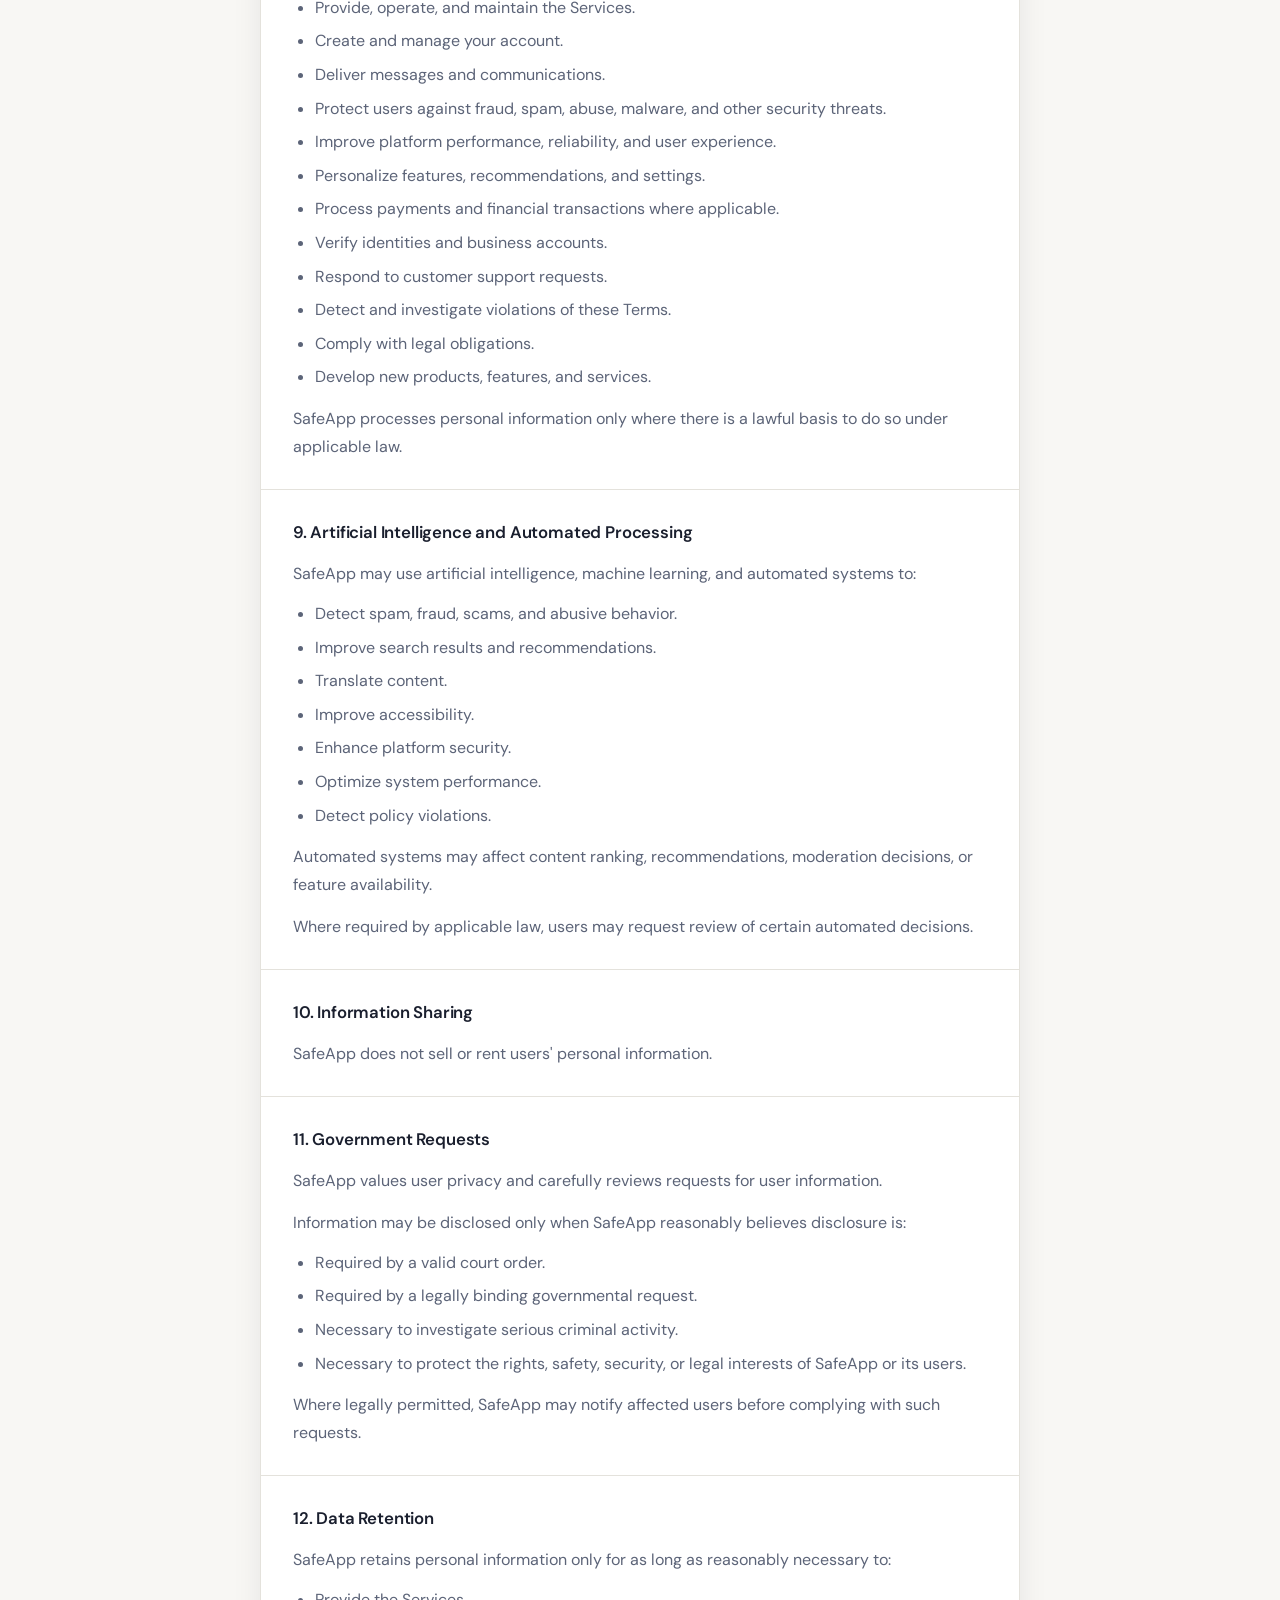
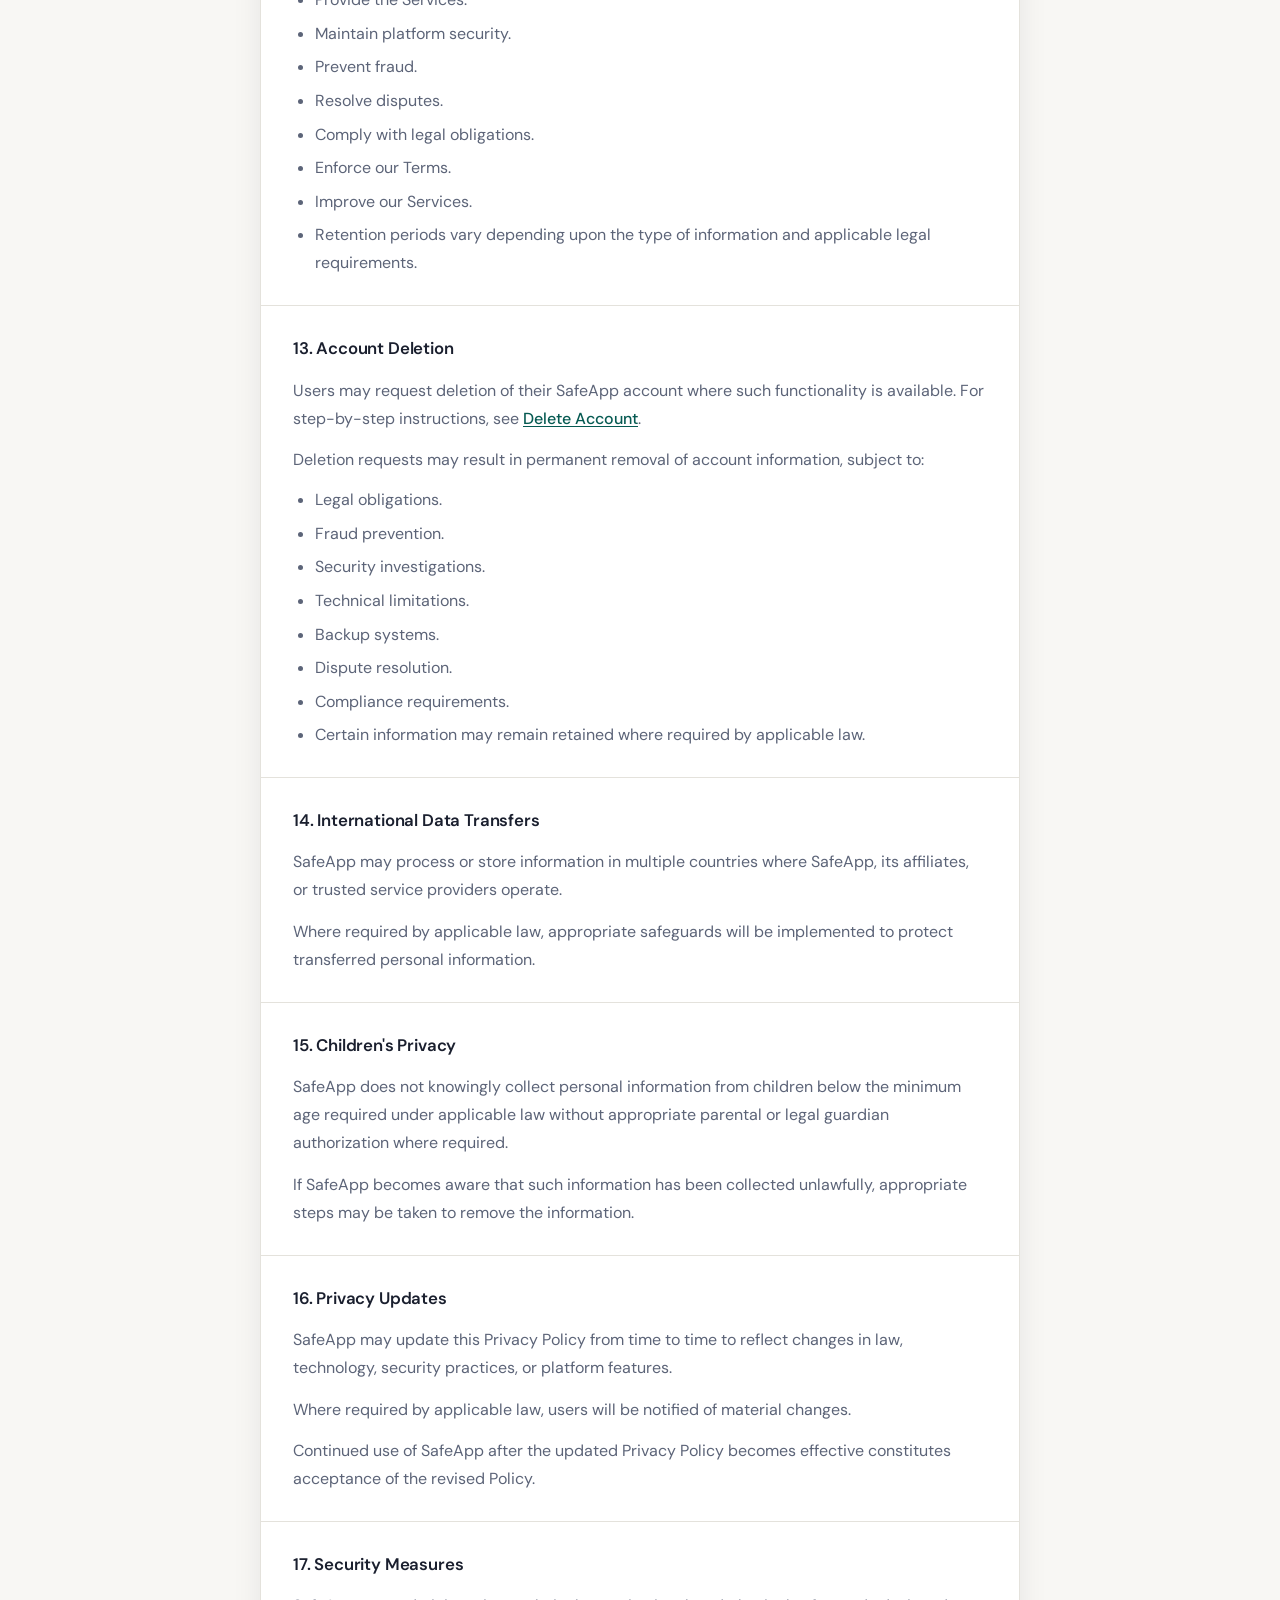
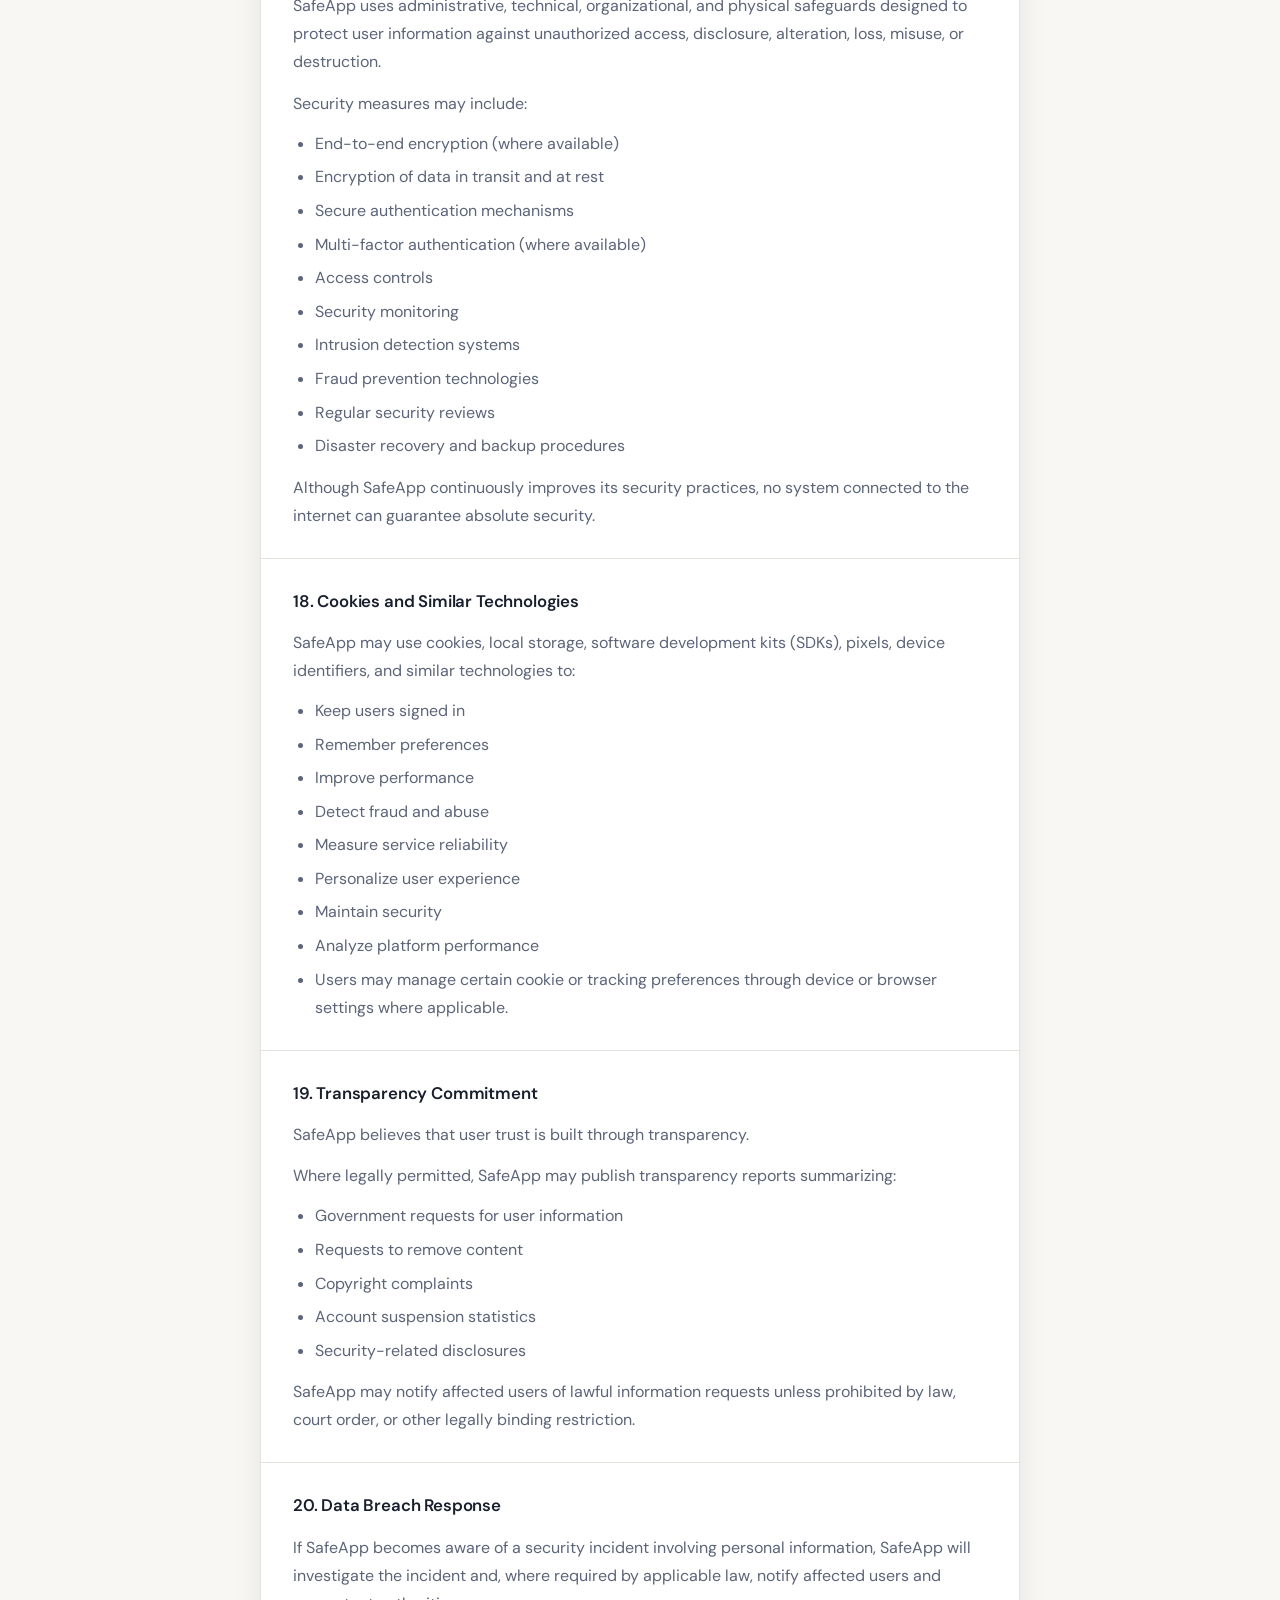
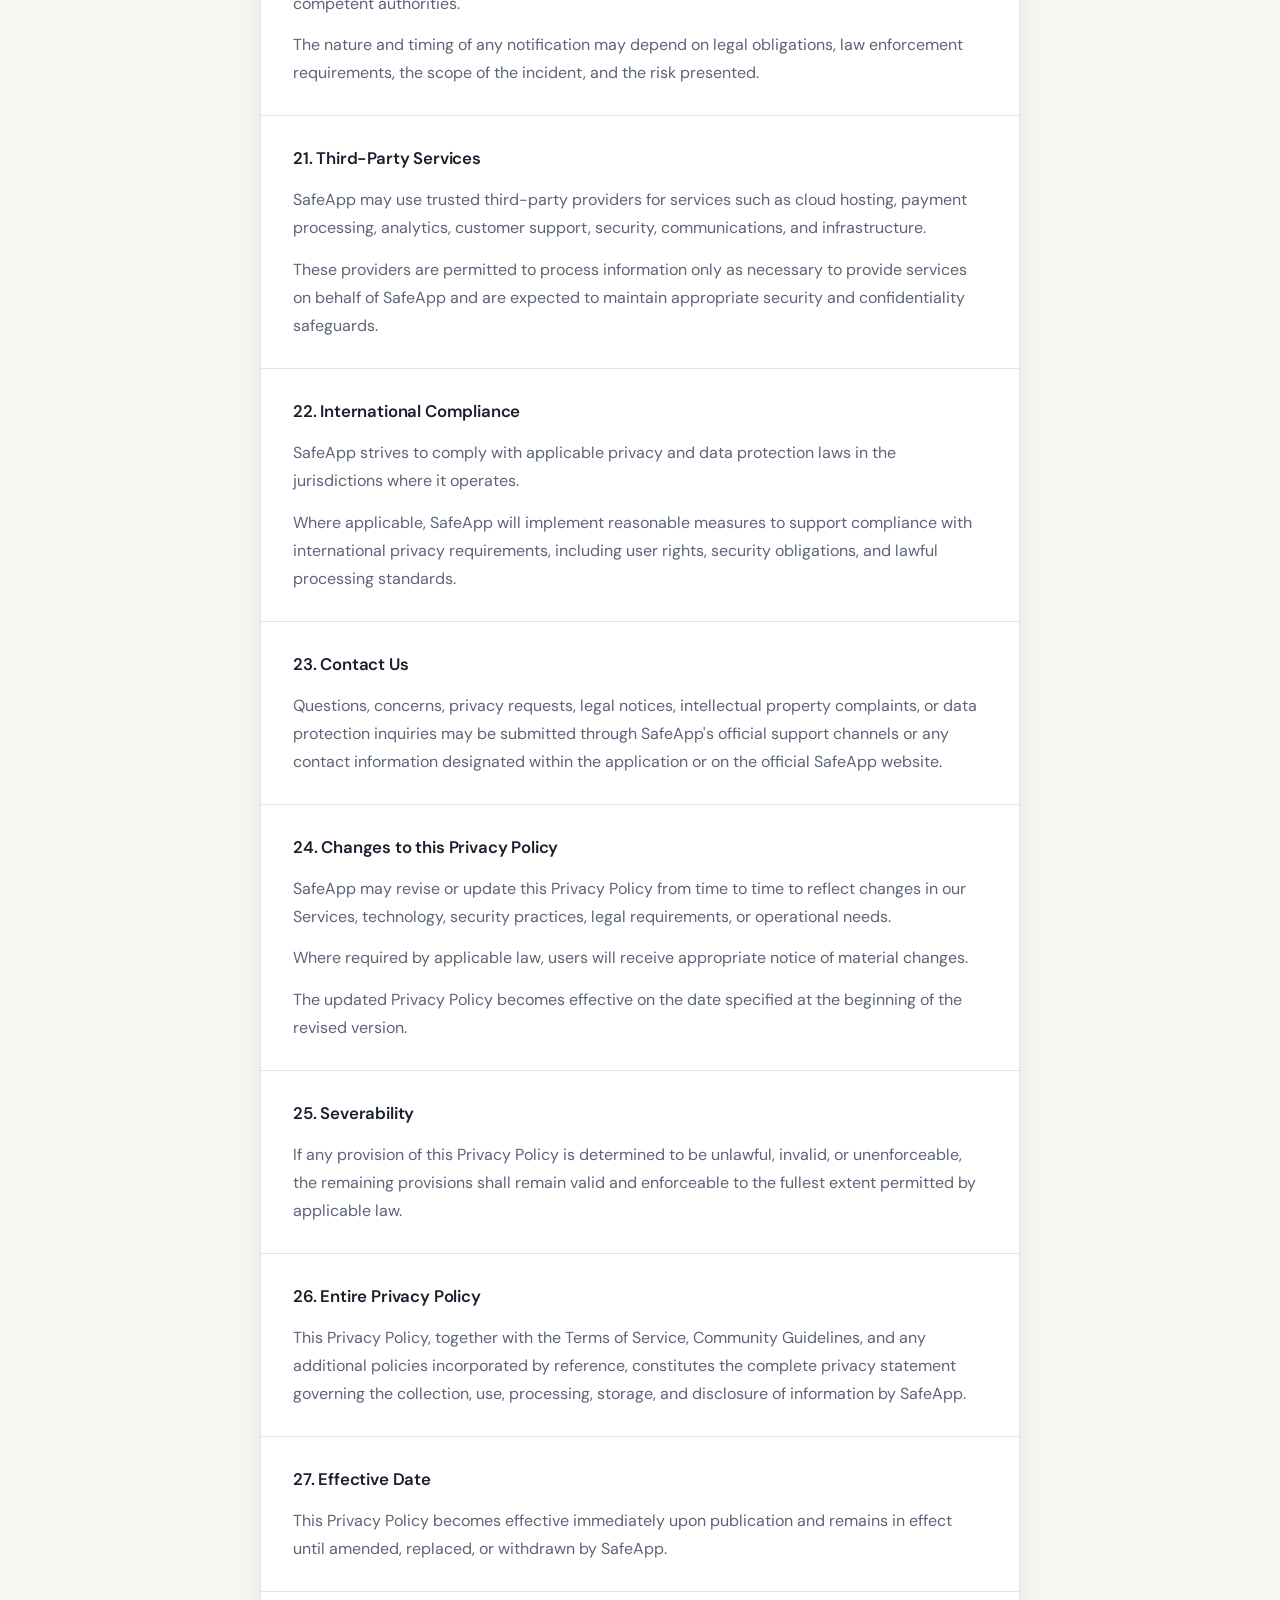
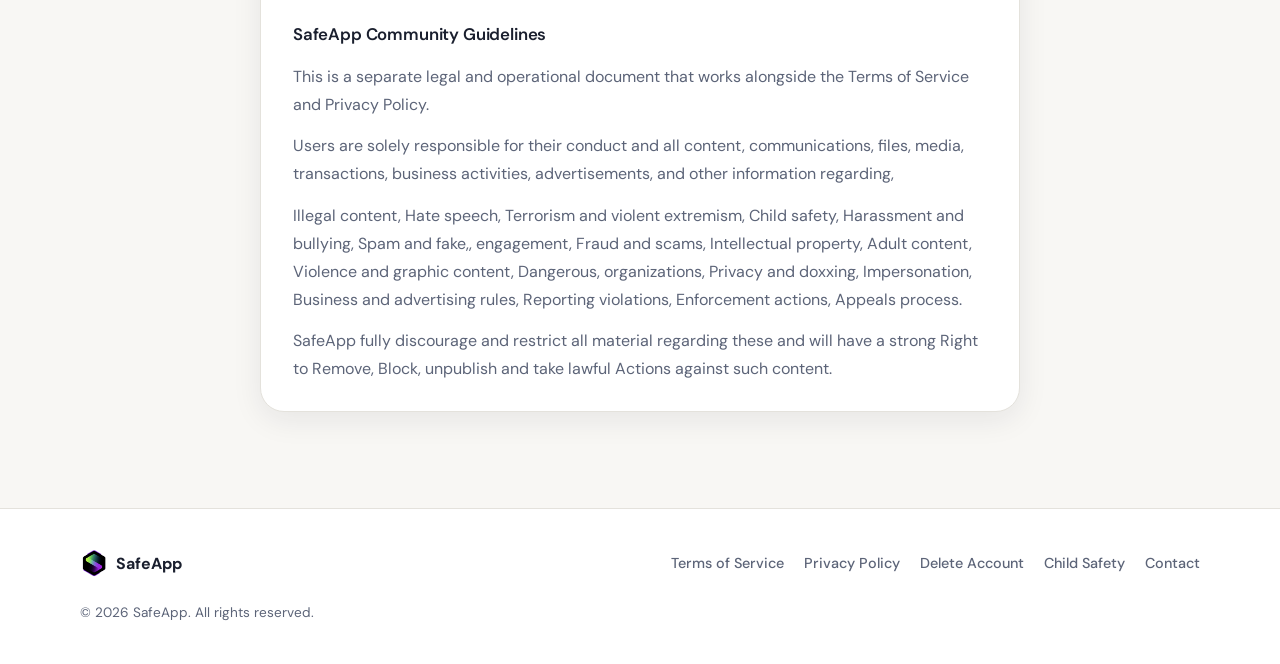
<file: privacy-policy/index.html>
<!DOCTYPE html>
<html lang="en">
<head>
  <meta charset="UTF-8" />
  <meta name="viewport" content="width=device-width, initial-scale=1.0" />
  <meta name="description" content="SafeApp Privacy Policy — how we collect, use, retain, and protect your information." />
  <link rel="canonical" href="https://legal.safeapp.live/privacy-policy" />
  <title>SafeApp — Privacy Policy</title>
  <link rel="icon" href="/logo.png" type="image/png" />
  <link rel="apple-touch-icon" href="/logo.png" />
  <link rel="preconnect" href="https://fonts.googleapis.com" />
  <link rel="preconnect" href="https://fonts.gstatic.com" crossorigin />
  <link href="https://fonts.googleapis.com/css2?family=DM+Sans:ital,opsz,wght@0,9..40,400;0,9..40,500;0,9..40,600;0,9..40,700;1,9..40,400&family=Instrument+Serif:ital@0;1&display=swap" rel="stylesheet" />
  <link rel="stylesheet" href="/styles.css" />
</head>
<body>
  <header class="site-header">
    <div class="container header-inner">
      <a href="/" class="logo" aria-label="SafeApp home">
        <img src="/logo.png" alt="" class="logo-img" width="40" height="40" />
        <span class="logo-text">SafeApp</span>
      </a>
      <nav class="nav" aria-label="Legal documents">
        <a href="/terms-of-service/" class="nav-link">Terms of Service</a>
        <a href="/privacy-policy/" class="nav-link" aria-current="page">Privacy Policy</a>
        <a href="/delete-account/" class="nav-link">Delete Account</a>
        <a href="/child-safety/" class="nav-link">Child Safety</a>
        <a href="/contact/" class="nav-link">Contact</a>
      </nav>
    </div>
  </header>

  <main>
    <article class="legal-doc container">
      <header class="doc-header">
        <span class="doc-badge doc-badge--privacy">Legal document</span>
        <h1>Privacy Policy</h1>
        <p class="doc-meta">Last updated: July 16, 2026</p>
      </header>

      <div class="doc-body">
        <section class="clause">
          <h2>1. Introduction</h2>
          <p>SafeApp (&quot;SafeApp,&quot; &quot;we,&quot; &quot;our,&quot; or &quot;us&quot;) respects your privacy and is committed to protecting your personal information and communications.</p>
          <p>This Privacy Policy explains how SafeApp collects, uses, stores, processes, protects, and discloses information when you access or use our applications, websites, services, messaging platform, payment features, business services, artificial intelligence features, and any other SafeApp products or services.</p>
          <p>By using SafeApp, you acknowledge that you have read and understood this Privacy Policy.</p>
        </section>

        <section class="clause">
          <h2>2. Our Privacy Principles</h2>
          <p>SafeApp is built upon the following principles:</p>
          <ul>
            <li>Privacy by Design</li>
            <li>Security by Default</li>
            <li>End-to-End Encryption (where available)</li>
            <li>Transparency</li>
            <li>User Control</li>
            <li>Responsible Data Processing</li>
            <li>Continuous Security Improvement</li>
            <li>Compliance with Applicable Laws</li>
          </ul>
          <p>These principles guide the design, operation, and ongoing development of SafeApp.</p>
        </section>

        <section class="clause">
          <h2>3. Information We Collect</h2>
          <p>SafeApp may collect information including:</p>
          <h3>Account Information</h3>
          <ul>
            <li>Name</li>
            <li>Username</li>
            <li>Phone number</li>
            <li>Email address</li>
            <li>Date of birth</li>
            <li>Profile photograph</li>
            <li>Language preferences</li>
            <li>Country or region</li>
            <li>Account settings</li>
          </ul>
          <h3>Device Information</h3>
          <ul>
            <li>Device model</li>
            <li>Operating system</li>
            <li>Application version</li>
            <li>Device identifiers</li>
            <li>Push notification tokens</li>
            <li>Browser information</li>
            <li>Network information</li>
            <li>Crash reports</li>
            <li>Performance diagnostics</li>
          </ul>
          <h3>Usage Information</h3>
          <p>SafeApp may collect information regarding:</p>
          <ul>
            <li>Login activity</li>
            <li>Feature usage</li>
            <li>Session duration</li>
            <li>Search activity</li>
            <li>User preferences</li>
            <li>Settings</li>
            <li>Device interactions</li>
            <li>Security events</li>
            <li>Fraud detection events</li>
          </ul>
          <h3>Business Information</h3>
          <p>For business accounts we may collect:</p>
          <ul>
            <li>Business name</li>
            <li>Business verification documents</li>
            <li>Tax information where legally required</li>
            <li>Payment details</li>
            <li>Merchant information</li>
            <li>Advertising information</li>
            <li>Business profile details</li>
          </ul>
          <h3>Payment Information</h3>
          <p>Where payment services are available, SafeApp or authorized payment providers may process:</p>
          <ul>
            <li>Transaction history</li>
            <li>Wallet information</li>
            <li>Payment confirmations</li>
            <li>Billing information</li>
            <li>Financial compliance information</li>
            <li>Fraud prevention information</li>
          </ul>
          <p>SafeApp does not store payment credentials unless necessary for providing the service.</p>
        </section>

        <section class="clause">
          <h2>4. End-to-End Encrypted Messages</h2>
          <p>Where private conversations are protected by end-to-end encryption:</p>
          <p>Only the intended participants are intended to read the message contents.</p>
          <p>SafeApp is not intended to access the plaintext contents of end-to-end encrypted communications.</p>
          <p>Encryption applies only to features specifically identified as end-to-end encrypted.</p>
          <p>Public posts, channels, groups, cloud backups, business communications, metadata, and certain other services may not be end-to-end encrypted.</p>
        </section>

        <section class="clause">
          <h2>5. Information We Do NOT Sell</h2>
          <p>SafeApp does not sell users&#x27; personal information, private communications, contact lists, or personal profiles to advertisers, marketing companies, or data brokers.</p>
          <p>SafeApp does not permit advertisers to purchase users&#x27; private conversations.</p>
        </section>

        <section class="clause">
          <h2>6. Information You Provide</h2>
          <p>You may voluntarily provide:</p>
          <ul>
            <li>Messages</li>
            <li>Photos</li>
            <li>Videos</li>
            <li>Voice messages</li>
            <li>Documents</li>
            <li>Contacts</li>
            <li>Business information</li>
            <li>Comments</li>
            <li>Reviews</li>
            <li>Advertisements</li>
            <li>Customer support requests</li>
            <li>Other content you choose to share.</li>
            <li>You remain responsible for the information you submit to SafeApp.</li>
          </ul>
        </section>

        <section class="clause">
          <h2>7. Information Collected Automatically</h2>
          <p>SafeApp may automatically collect technical and operational information necessary for:</p>
          <ul>
            <li>Platform security</li>
            <li>Fraud prevention</li>
            <li>Spam detection</li>
            <li>Service optimization</li>
            <li>System diagnostics</li>
            <li>Network protection</li>
            <li>Performance improvement</li>
            <li>AI functionality</li>
            <li>Feature recommendations</li>
          </ul>
          <p>Only the minimum information reasonably necessary for these purposes is collected.</p>
        </section>

        <section class="clause">
          <h2>8. How We Use Your Information</h2>
          <p>SafeApp may use your information to:</p>
          <ul>
            <li>Provide, operate, and maintain the Services.</li>
            <li>Create and manage your account.</li>
            <li>Deliver messages and communications.</li>
            <li>Protect users against fraud, spam, abuse, malware, and other security threats.</li>
            <li>Improve platform performance, reliability, and user experience.</li>
            <li>Personalize features, recommendations, and settings.</li>
            <li>Process payments and financial transactions where applicable.</li>
            <li>Verify identities and business accounts.</li>
            <li>Respond to customer support requests.</li>
            <li>Detect and investigate violations of these Terms.</li>
            <li>Comply with legal obligations.</li>
            <li>Develop new products, features, and services.</li>
          </ul>
          <p>SafeApp processes personal information only where there is a lawful basis to do so under applicable law.</p>
        </section>

        <section class="clause">
          <h2>9. Artificial Intelligence and Automated Processing</h2>
          <p>SafeApp may use artificial intelligence, machine learning, and automated systems to:</p>
          <ul>
            <li>Detect spam, fraud, scams, and abusive behavior.</li>
            <li>Improve search results and recommendations.</li>
            <li>Translate content.</li>
            <li>Improve accessibility.</li>
            <li>Enhance platform security.</li>
            <li>Optimize system performance.</li>
            <li>Detect policy violations.</li>
          </ul>
          <p>Automated systems may affect content ranking, recommendations, moderation decisions, or feature availability.</p>
          <p>Where required by applicable law, users may request review of certain automated decisions.</p>
        </section>

        <section class="clause">
          <h2>10. Information Sharing</h2>
          <p>SafeApp does not sell or rent users&#x27; personal information.</p>
        </section>

        <section class="clause">
          <h2>11. Government Requests</h2>
          <p>SafeApp values user privacy and carefully reviews requests for user information.</p>
          <p>Information may be disclosed only when SafeApp reasonably believes disclosure is:</p>
          <ul>
            <li>Required by a valid court order.</li>
            <li>Required by a legally binding governmental request.</li>
            <li>Necessary to investigate serious criminal activity.</li>
            <li>Necessary to protect the rights, safety, security, or legal interests of SafeApp or its users.</li>
          </ul>
          <p>Where legally permitted, SafeApp may notify affected users before complying with such requests.</p>
        </section>

        <section class="clause">
          <h2>12. Data Retention</h2>
          <p>SafeApp retains personal information only for as long as reasonably necessary to:</p>
          <ul>
            <li>Provide the Services.</li>
            <li>Maintain platform security.</li>
            <li>Prevent fraud.</li>
            <li>Resolve disputes.</li>
            <li>Comply with legal obligations.</li>
            <li>Enforce our Terms.</li>
            <li>Improve our Services.</li>
            <li>Retention periods vary depending upon the type of information and applicable legal requirements.</li>
          </ul>
        </section>

        <section class="clause">
          <h2>13. Account Deletion</h2>
          <p>Users may request deletion of their SafeApp account where such functionality is available. For step-by-step instructions, see <a href="/delete-account/">Delete Account</a>.</p>
          <p>Deletion requests may result in permanent removal of account information, subject to:</p>
          <ul>
            <li>Legal obligations.</li>
            <li>Fraud prevention.</li>
            <li>Security investigations.</li>
            <li>Technical limitations.</li>
            <li>Backup systems.</li>
            <li>Dispute resolution.</li>
            <li>Compliance requirements.</li>
            <li>Certain information may remain retained where required by applicable law.</li>
          </ul>
        </section>

        <section class="clause">
          <h2>14. International Data Transfers</h2>
          <p>SafeApp may process or store information in multiple countries where SafeApp, its affiliates, or trusted service providers operate.</p>
          <p>Where required by applicable law, appropriate safeguards will be implemented to protect transferred personal information.</p>
        </section>

        <section class="clause">
          <h2>15. Children&#x27;s Privacy</h2>
          <p>SafeApp does not knowingly collect personal information from children below the minimum age required under applicable law without appropriate parental or legal guardian authorization where required.</p>
          <p>If SafeApp becomes aware that such information has been collected unlawfully, appropriate steps may be taken to remove the information.</p>
        </section>

        <section class="clause">
          <h2>16. Privacy Updates</h2>
          <p>SafeApp may update this Privacy Policy from time to time to reflect changes in law, technology, security practices, or platform features.</p>
          <p>Where required by applicable law, users will be notified of material changes.</p>
          <p>Continued use of SafeApp after the updated Privacy Policy becomes effective constitutes acceptance of the revised Policy.</p>
        </section>

        <section class="clause">
          <h2>17. Security Measures</h2>
          <p>SafeApp uses administrative, technical, organizational, and physical safeguards designed to protect user information against unauthorized access, disclosure, alteration, loss, misuse, or destruction.</p>
          <p>Security measures may include:</p>
          <ul>
            <li>End-to-end encryption (where available)</li>
            <li>Encryption of data in transit and at rest</li>
            <li>Secure authentication mechanisms</li>
            <li>Multi-factor authentication (where available)</li>
            <li>Access controls</li>
            <li>Security monitoring</li>
            <li>Intrusion detection systems</li>
            <li>Fraud prevention technologies</li>
            <li>Regular security reviews</li>
            <li>Disaster recovery and backup procedures</li>
          </ul>
          <p>Although SafeApp continuously improves its security practices, no system connected to the internet can guarantee absolute security.</p>
        </section>

        <section class="clause">
          <h2>18. Cookies and Similar Technologies</h2>
          <p>SafeApp may use cookies, local storage, software development kits (SDKs), pixels, device identifiers, and similar technologies to:</p>
          <ul>
            <li>Keep users signed in</li>
            <li>Remember preferences</li>
            <li>Improve performance</li>
            <li>Detect fraud and abuse</li>
            <li>Measure service reliability</li>
            <li>Personalize user experience</li>
            <li>Maintain security</li>
            <li>Analyze platform performance</li>
            <li>Users may manage certain cookie or tracking preferences through device or browser settings where applicable.</li>
          </ul>
        </section>

        <section class="clause">
          <h2>19. Transparency Commitment</h2>
          <p>SafeApp believes that user trust is built through transparency.</p>
          <p>Where legally permitted, SafeApp may publish transparency reports summarizing:</p>
          <ul>
            <li>Government requests for user information</li>
            <li>Requests to remove content</li>
            <li>Copyright complaints</li>
            <li>Account suspension statistics</li>
            <li>Security-related disclosures</li>
          </ul>
          <p>SafeApp may notify affected users of lawful information requests unless prohibited by law, court order, or other legally binding restriction.</p>
        </section>

        <section class="clause">
          <h2>20. Data Breach Response</h2>
          <p>If SafeApp becomes aware of a security incident involving personal information, SafeApp will investigate the incident and, where required by applicable law, notify affected users and competent authorities.</p>
          <p>The nature and timing of any notification may depend on legal obligations, law enforcement requirements, the scope of the incident, and the risk presented.</p>
        </section>

        <section class="clause">
          <h2>21. Third-Party Services</h2>
          <p>SafeApp may use trusted third-party providers for services such as cloud hosting, payment processing, analytics, customer support, security, communications, and infrastructure.</p>
          <p>These providers are permitted to process information only as necessary to provide services on behalf of SafeApp and are expected to maintain appropriate security and confidentiality safeguards.</p>
        </section>

        <section class="clause">
          <h2>22. International Compliance</h2>
          <p>SafeApp strives to comply with applicable privacy and data protection laws in the jurisdictions where it operates.</p>
          <p>Where applicable, SafeApp will implement reasonable measures to support compliance with international privacy requirements, including user rights, security obligations, and lawful processing standards.</p>
        </section>

        <section class="clause">
          <h2>23. Contact Us</h2>
          <p>Questions, concerns, privacy requests, legal notices, intellectual property complaints, or data protection inquiries may be submitted through SafeApp&#x27;s official support channels or any contact information designated within the application or on the official SafeApp website.</p>
        </section>

        <section class="clause">
          <h2>24. Changes to this Privacy Policy</h2>
          <p>SafeApp may revise or update this Privacy Policy from time to time to reflect changes in our Services, technology, security practices, legal requirements, or operational needs.</p>
          <p>Where required by applicable law, users will receive appropriate notice of material changes.</p>
          <p>The updated Privacy Policy becomes effective on the date specified at the beginning of the revised version.</p>
        </section>

        <section class="clause">
          <h2>25. Severability</h2>
          <p>If any provision of this Privacy Policy is determined to be unlawful, invalid, or unenforceable, the remaining provisions shall remain valid and enforceable to the fullest extent permitted by applicable law.</p>
        </section>

        <section class="clause">
          <h2>26. Entire Privacy Policy</h2>
          <p>This Privacy Policy, together with the Terms of Service, Community Guidelines, and any additional policies incorporated by reference, constitutes the complete privacy statement governing the collection, use, processing, storage, and disclosure of information by SafeApp.</p>
        </section>

        <section class="clause">
          <h2>27. Effective Date</h2>
          <p>This Privacy Policy becomes effective immediately upon publication and remains in effect until amended, replaced, or withdrawn by SafeApp.</p>
        </section>

        <section class="clause">
          <h2>SafeApp Community Guidelines</h2>
          <p>This is a separate legal and operational document that works alongside the Terms of Service and Privacy Policy.</p>
          <p>Users are solely responsible for their conduct and all content, communications, files, media, transactions, business activities, advertisements, and other information regarding,</p>
          <p>Illegal content, Hate speech, Terrorism and violent extremism, Child safety, Harassment and bullying, Spam and fake,, engagement, Fraud and scams, Intellectual property, Adult content, Violence and graphic content, Dangerous, organizations, Privacy and doxxing, Impersonation, Business and advertising rules, Reporting violations, Enforcement actions, Appeals process.</p>
          <p>SafeApp fully discourage and restrict all material regarding these and will have a strong Right to Remove, Block, unpublish and take lawful Actions against such content.</p>
        </section>
      </div>
    </article>
  </main>

  <a href="https://wa.me/923211091234" class="whatsapp-float" target="_blank" rel="noopener noreferrer" aria-label="Chat on WhatsApp">
    <svg width="28" height="28" viewBox="0 0 24 24" fill="currentColor" aria-hidden="true"><path d="M17.472 14.382c-.297-.149-1.758-.867-2.03-.967-.273-.099-.471-.148-.67.15-.197.297-.767.966-.94 1.164-.173.199-.347.223-.644.075-.297-.15-1.255-.463-2.39-1.475-.883-.788-1.48-1.761-1.653-2.059-.173-.297-.018-.458.13-.606.134-.133.298-.347.446-.52.149-.174.198-.298.298-.497.099-.198.05-.371-.025-.52-.075-.149-.669-1.612-.916-2.207-.242-.579-.487-.5-.669-.51-.173-.008-.371-.01-.57-.01-.198 0-.52.074-.792.372-.272.297-1.04 1.016-1.04 2.479 0 1.462 1.065 2.875 1.213 3.074.149.198 2.096 3.2 5.077 4.487.709.306 1.262.489 1.694.625.712.227 1.36.195 1.871.118.571-.085 1.758-.719 2.006-1.413.248-.694.248-1.289.173-1.413-.074-.124-.272-.198-.57-.347m-5.421 7.403h-.004a9.87 9.87 0 0 1-5.031-1.378l-.361-.214-3.741.982.998-3.648-.235-.374a9.86 9.86 0 0 1-1.51-5.26c.001-5.45 4.436-9.884 9.888-9.884 2.64 0 5.122 1.03 6.988 2.898a9.825 9.825 0 0 1 2.893 6.994c-.003 5.45-4.435 9.884-9.881 9.884m8.413-18.297A11.815 11.815 0 0 0 12.05 0C5.495 0 .16 5.335.157 11.892c0 2.096.547 4.142 1.588 5.945L.057 24l6.305-1.654a11.882 11.882 0 0 0 5.683 1.448h.005c6.554 0 11.89-5.335 11.893-11.893a11.821 11.821 0 0 0-3.48-8.413z"/></svg>
    <span class="whatsapp-float-tooltip">Chat with us</span>
  </a>

  <footer class="site-footer">
    <div class="container footer-inner">
      <p class="footer-brand">
        <img src="/logo.png" alt="" class="logo-img logo-img--sm" width="28" height="28" />
        SafeApp
      </p>
      <nav class="footer-nav" aria-label="Footer">
        <a href="/terms-of-service/">Terms of Service</a>
        <a href="/privacy-policy/">Privacy Policy</a>
        <a href="/delete-account/">Delete Account</a>
        <a href="/child-safety/">Child Safety</a>
        <a href="/contact/">Contact</a>
      </nav>
      <p class="footer-copy">&copy; 2026 SafeApp. All rights reserved.</p>
    </div>
  </footer>
</body>
</html>
</file>
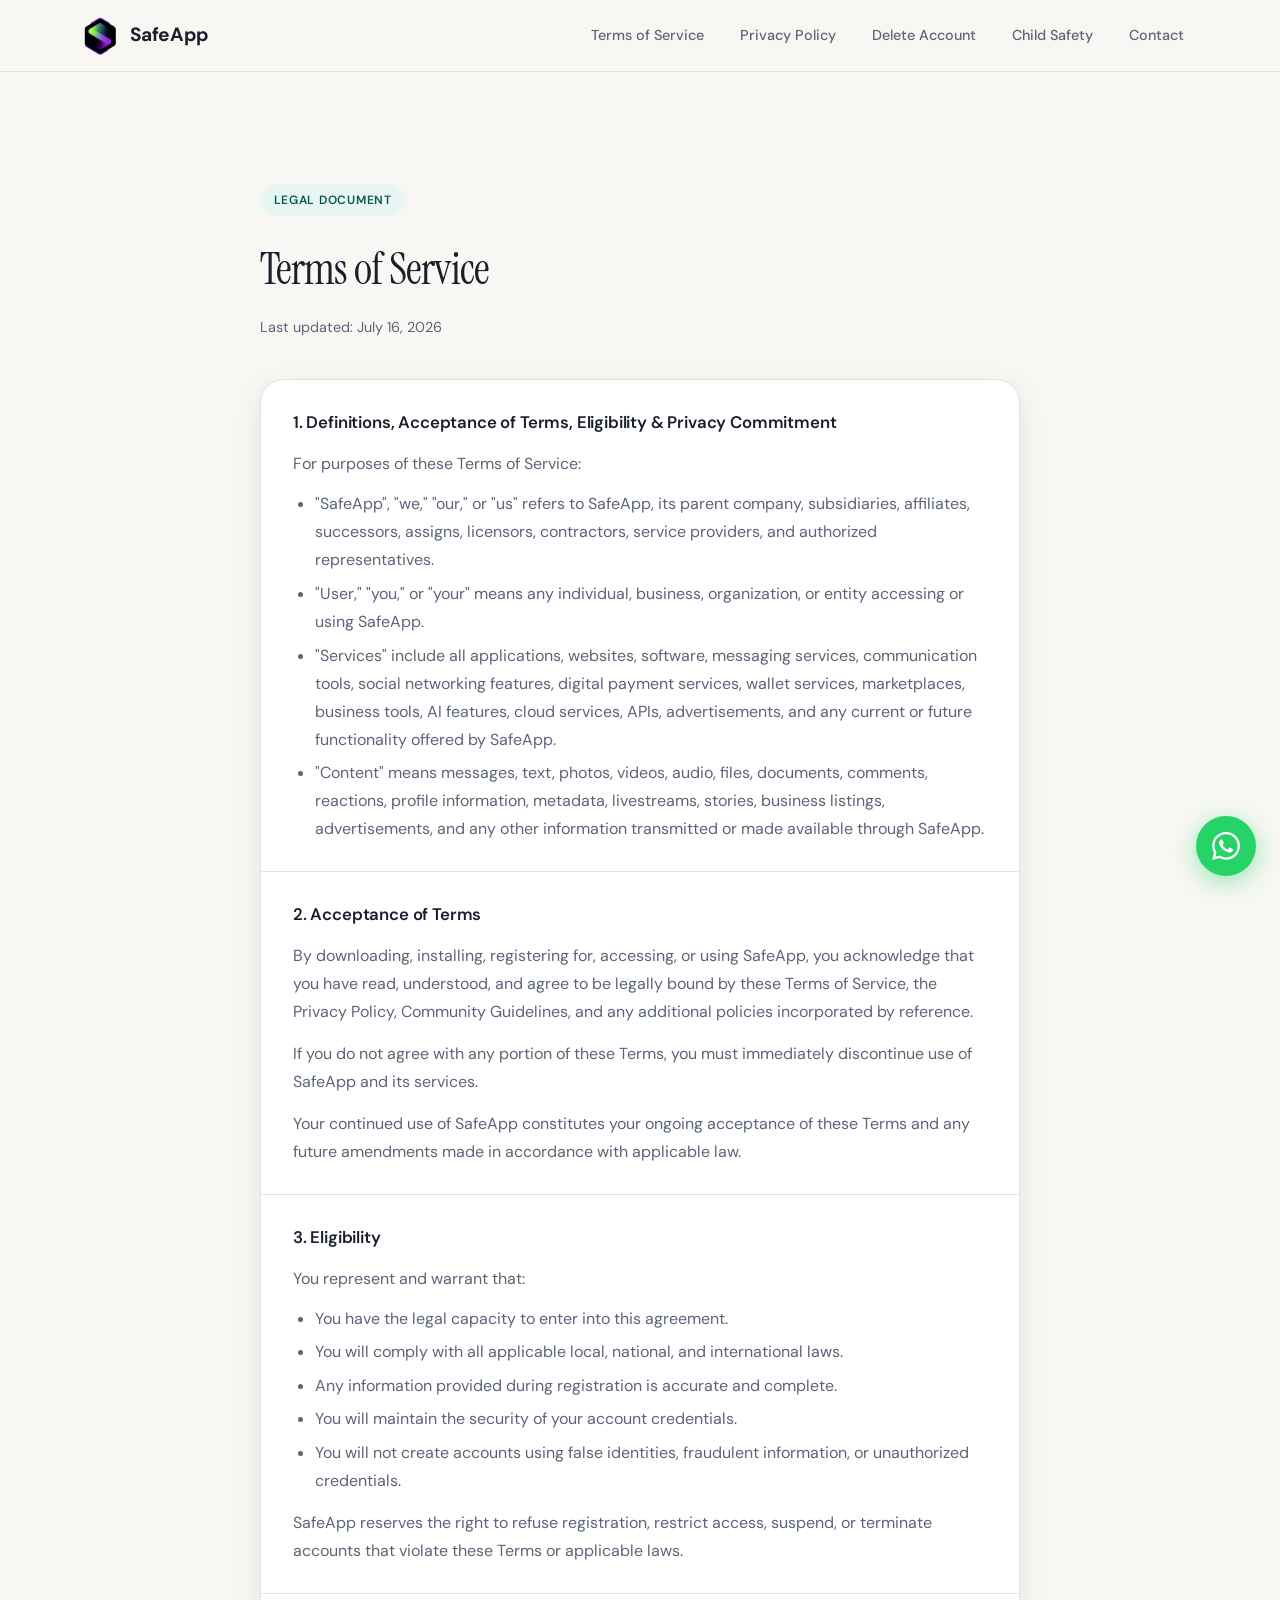
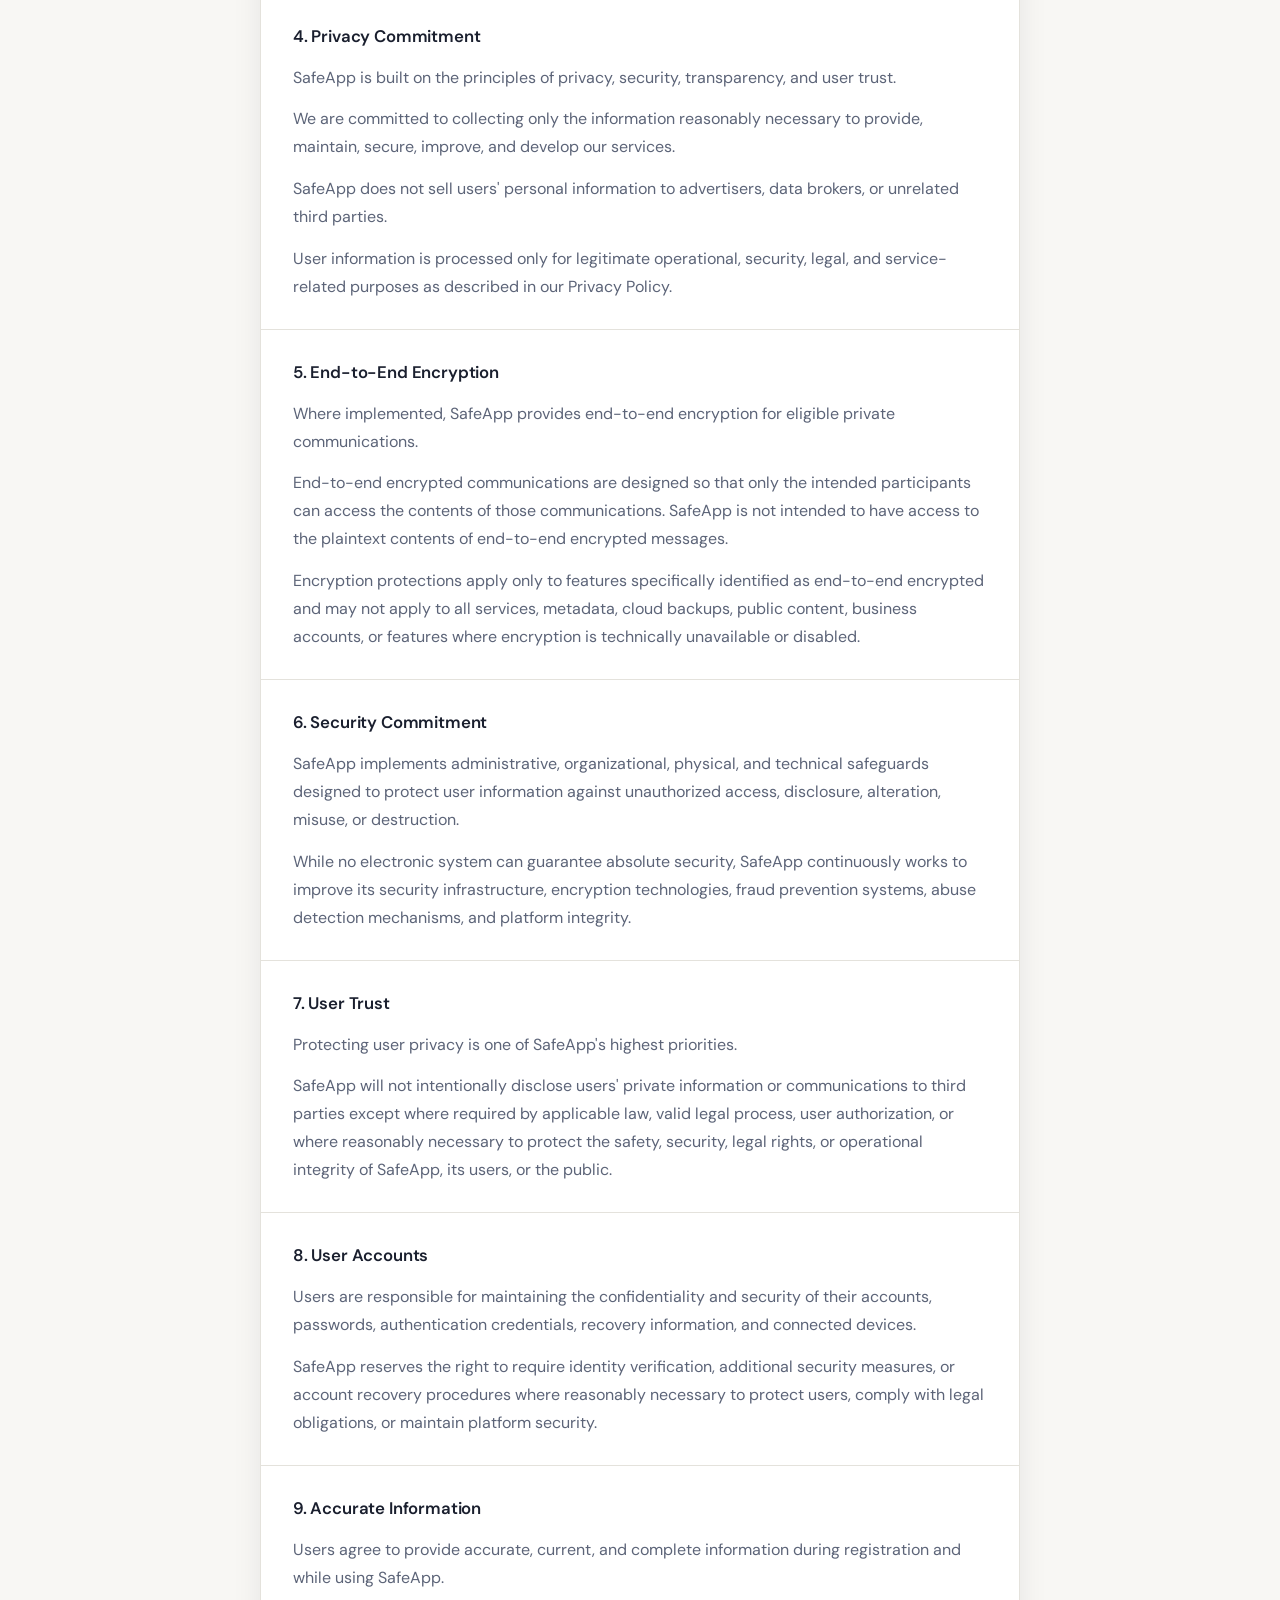
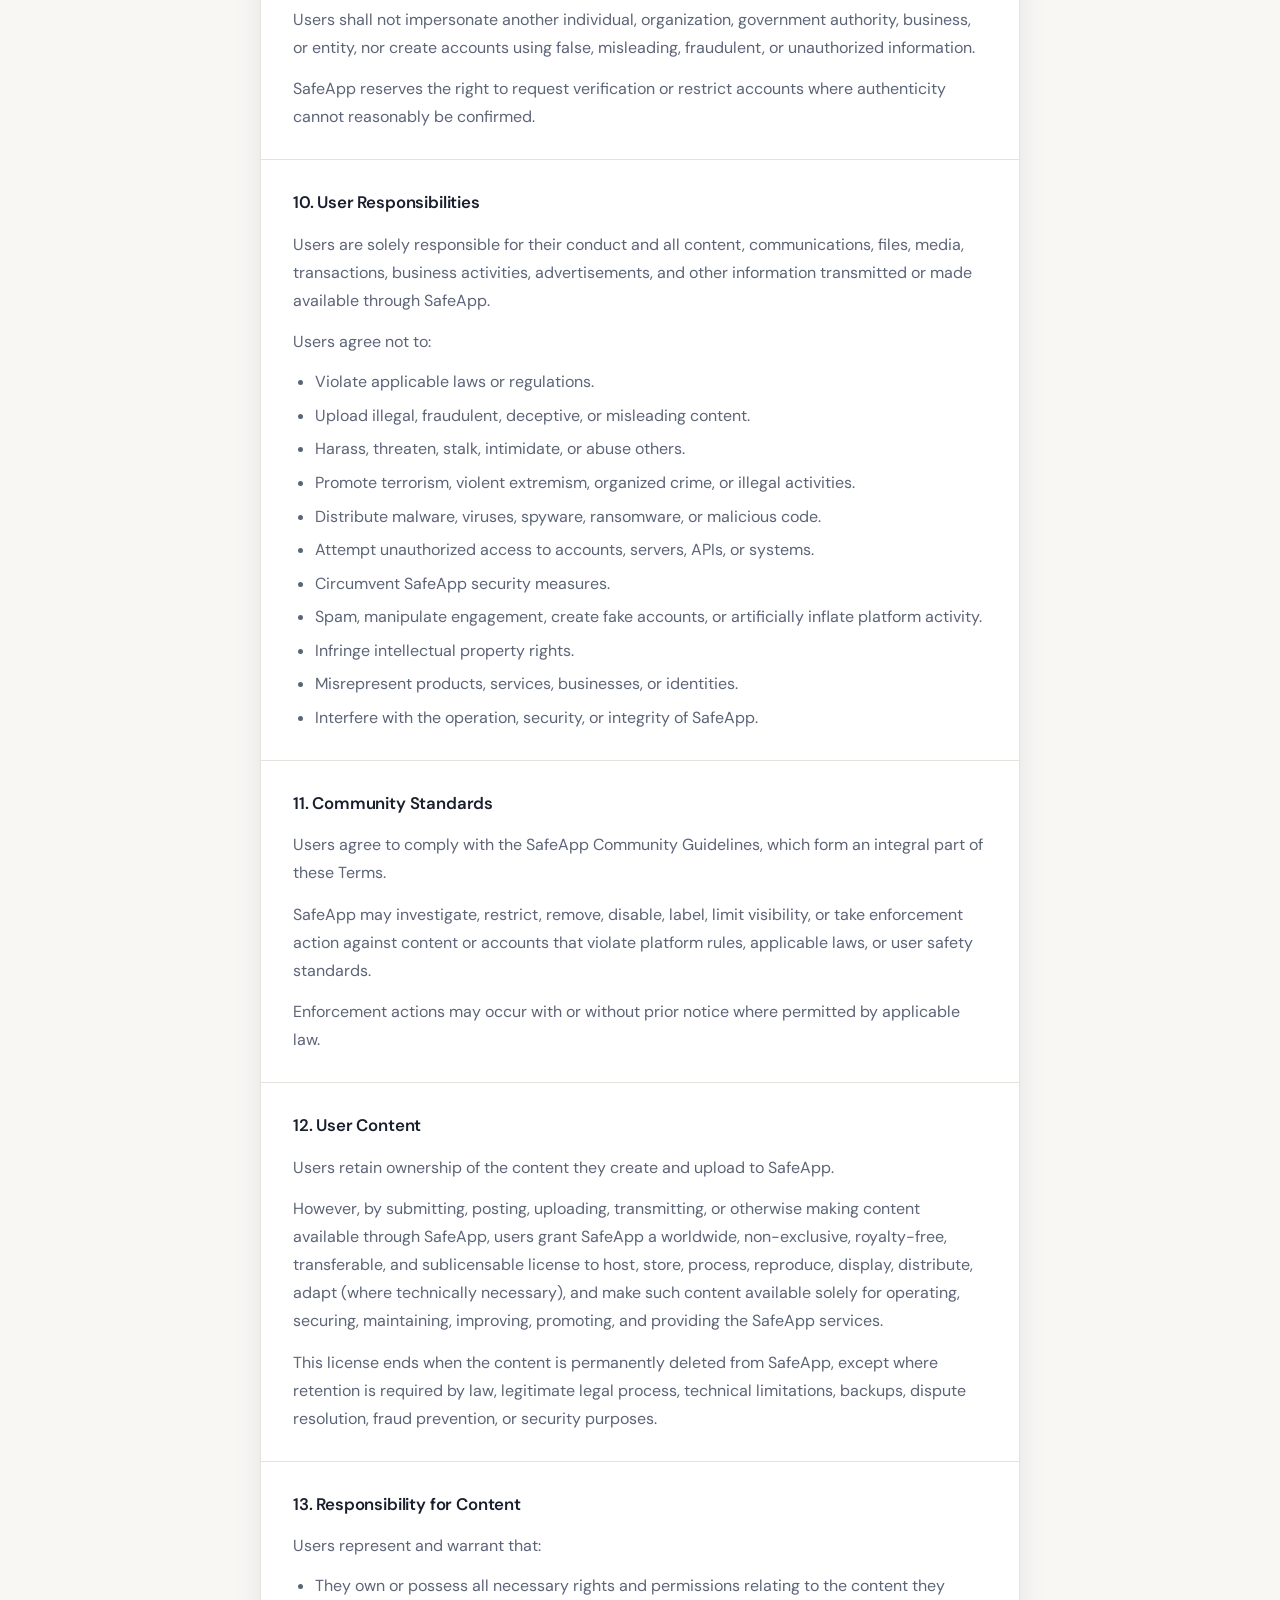
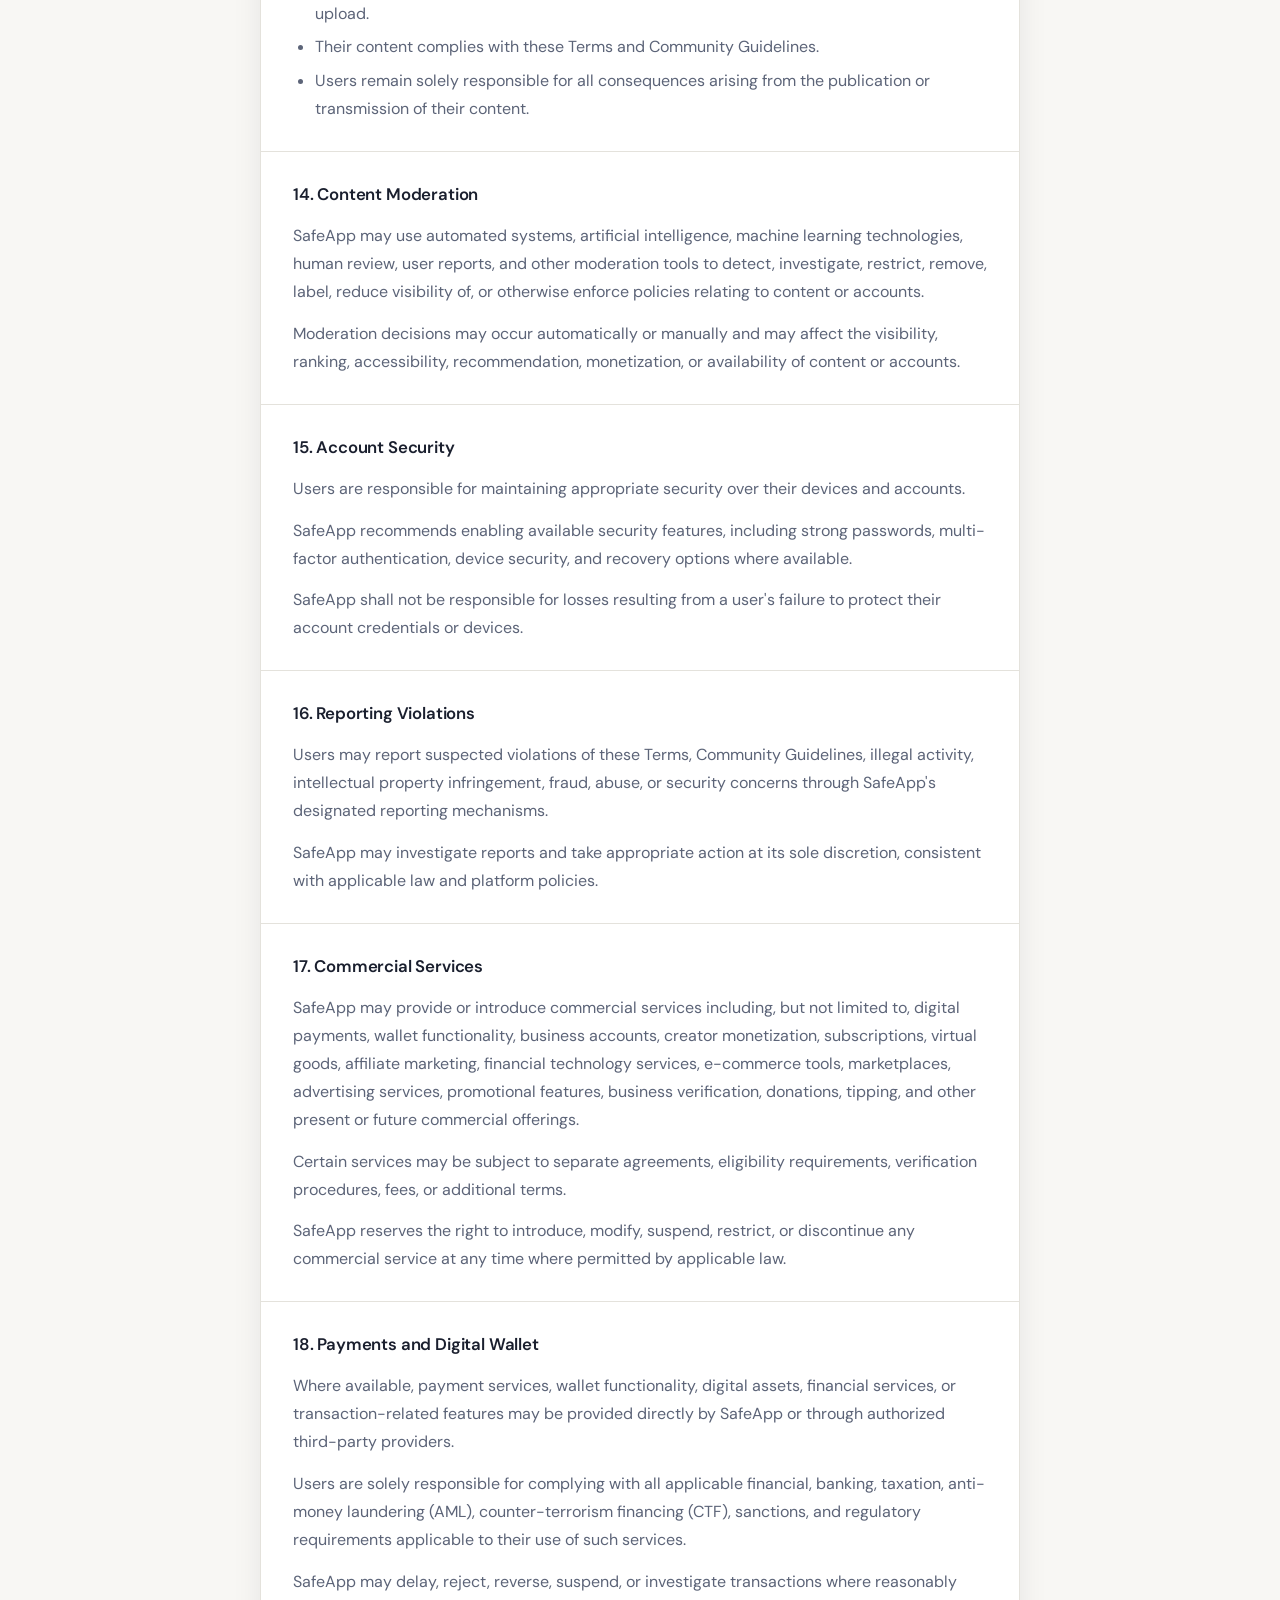
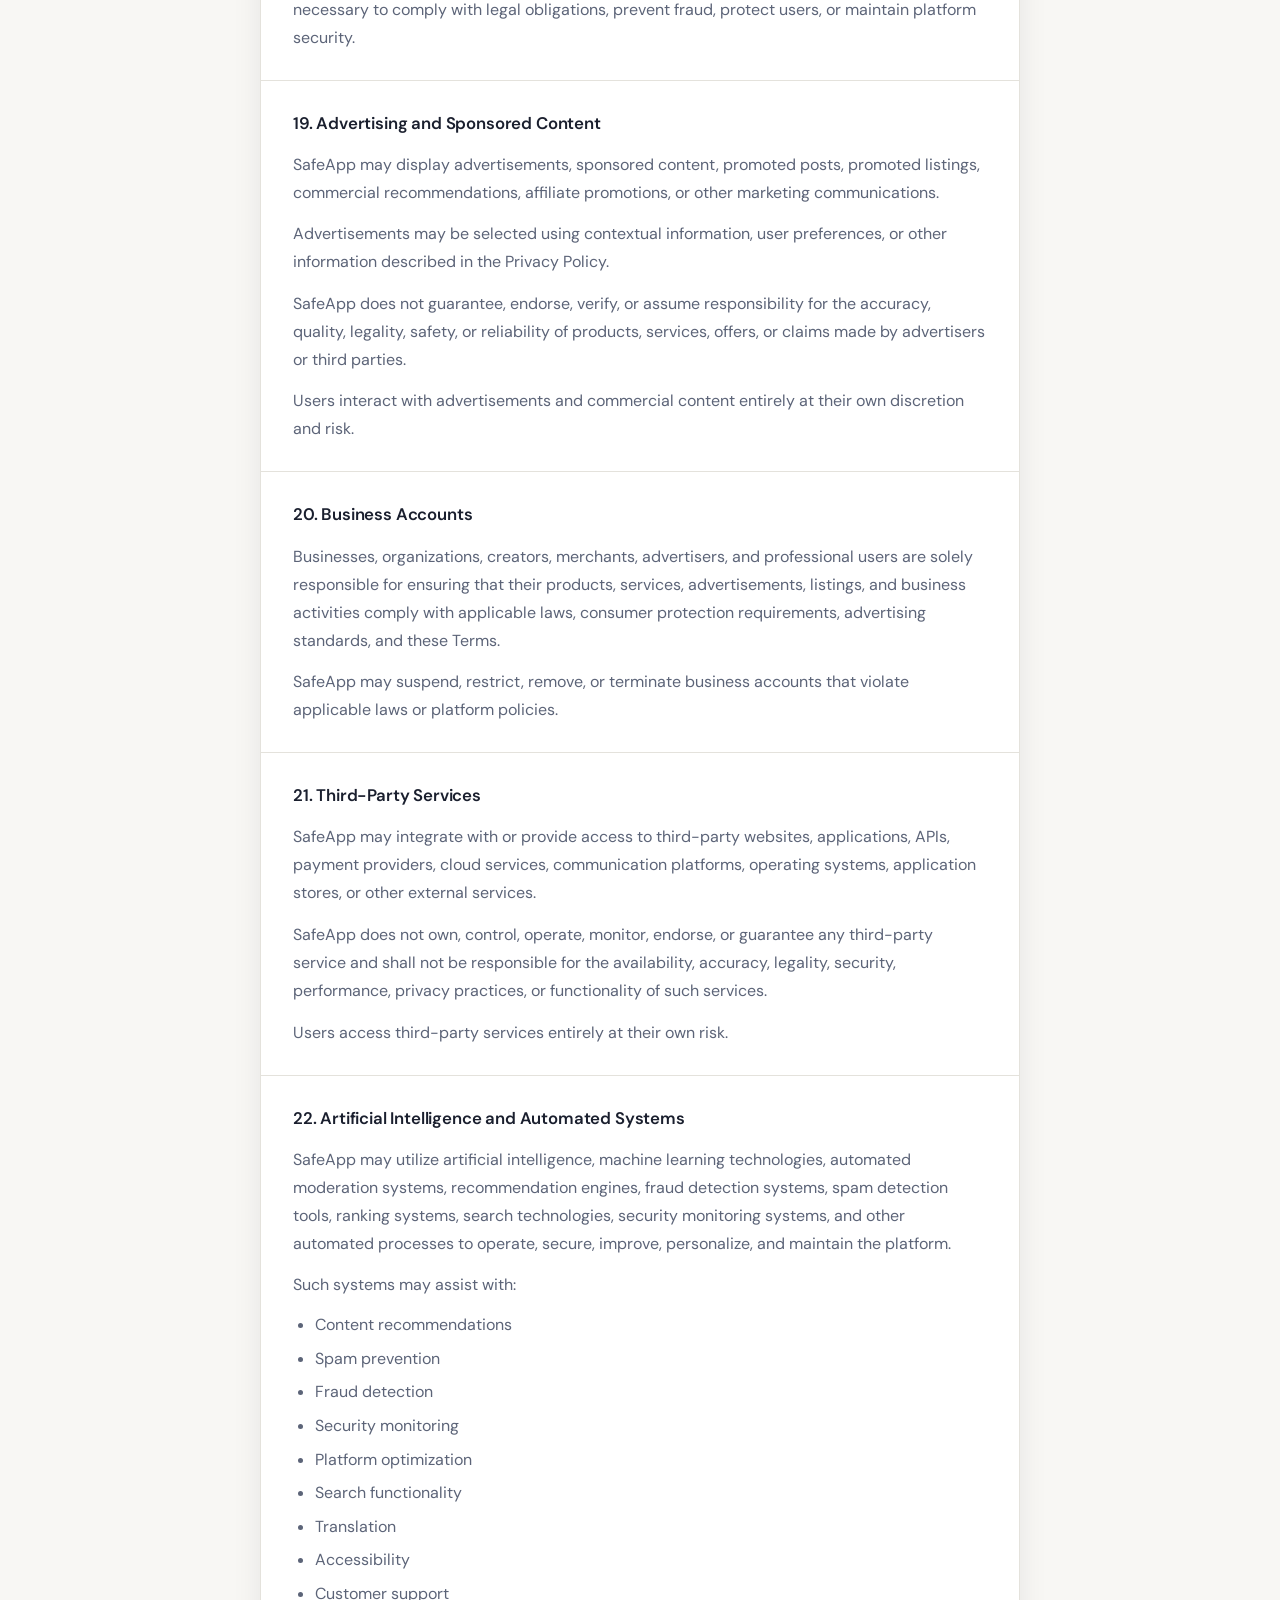
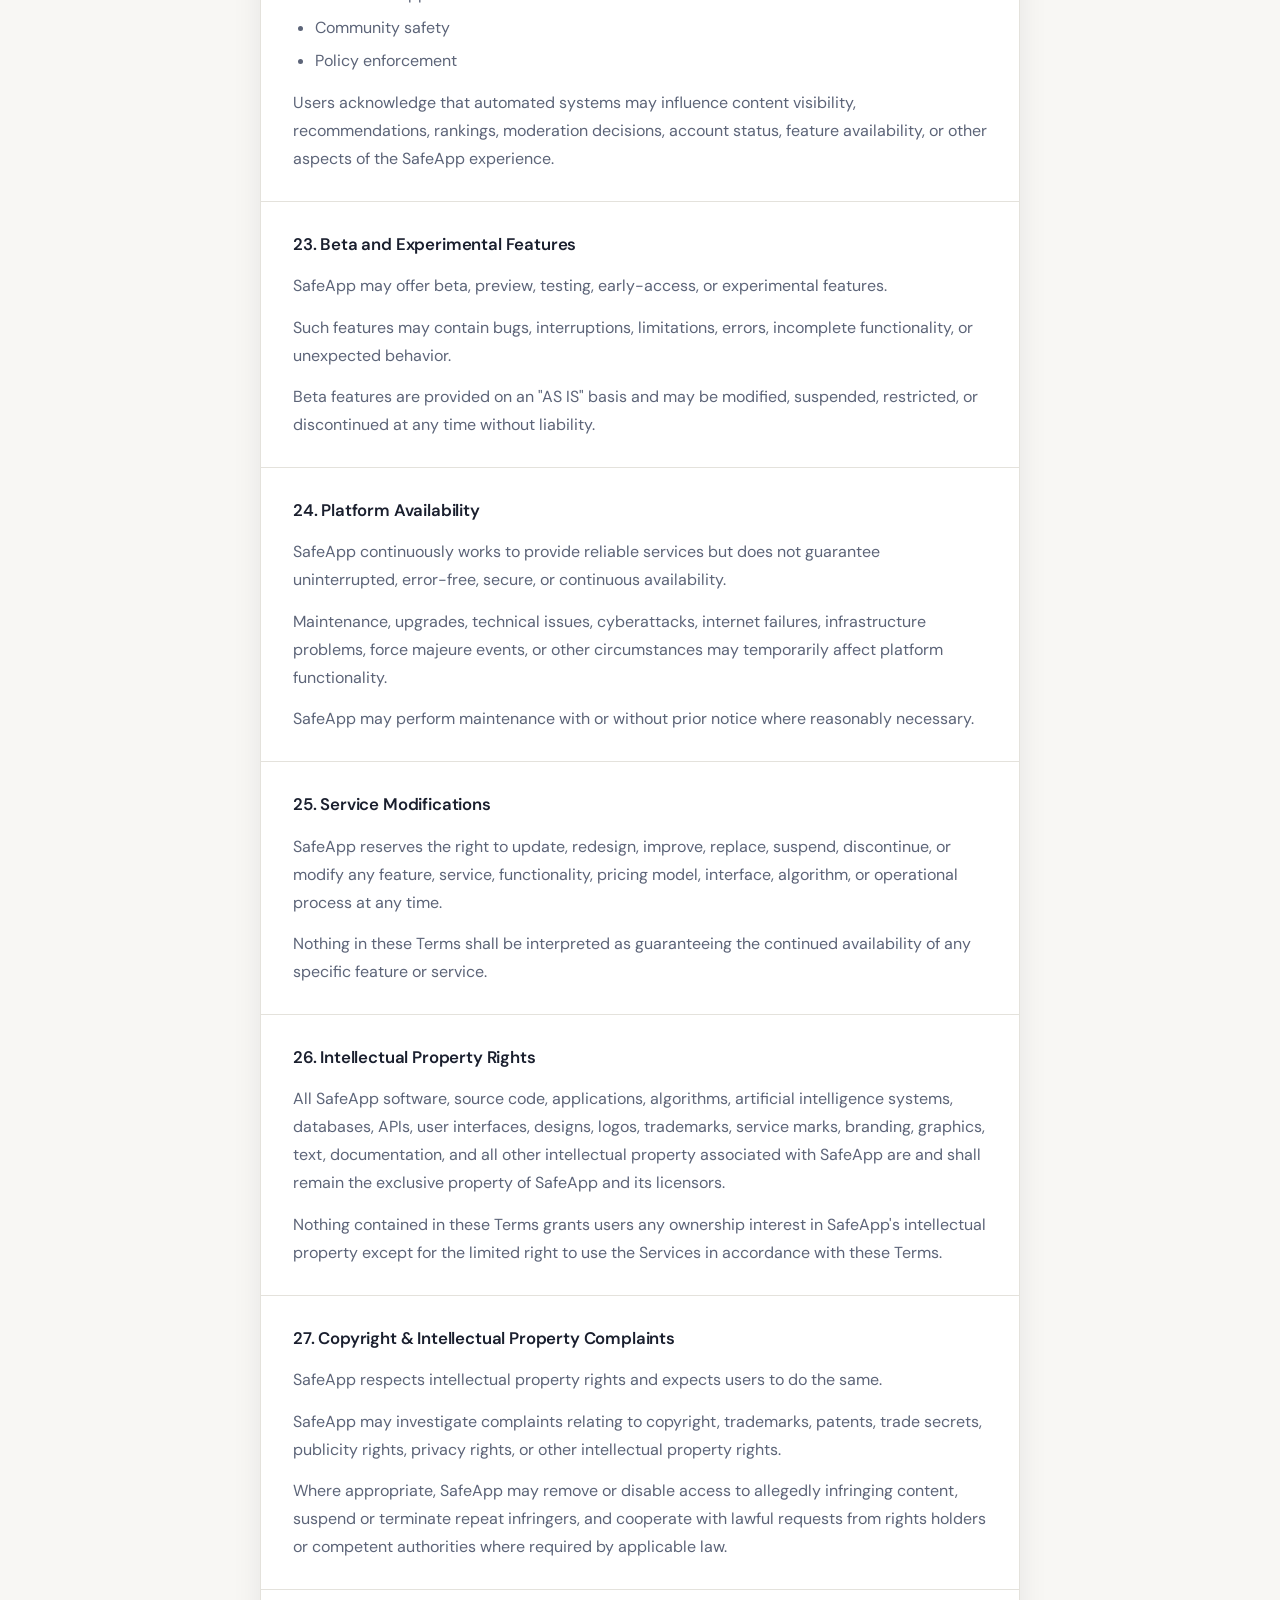
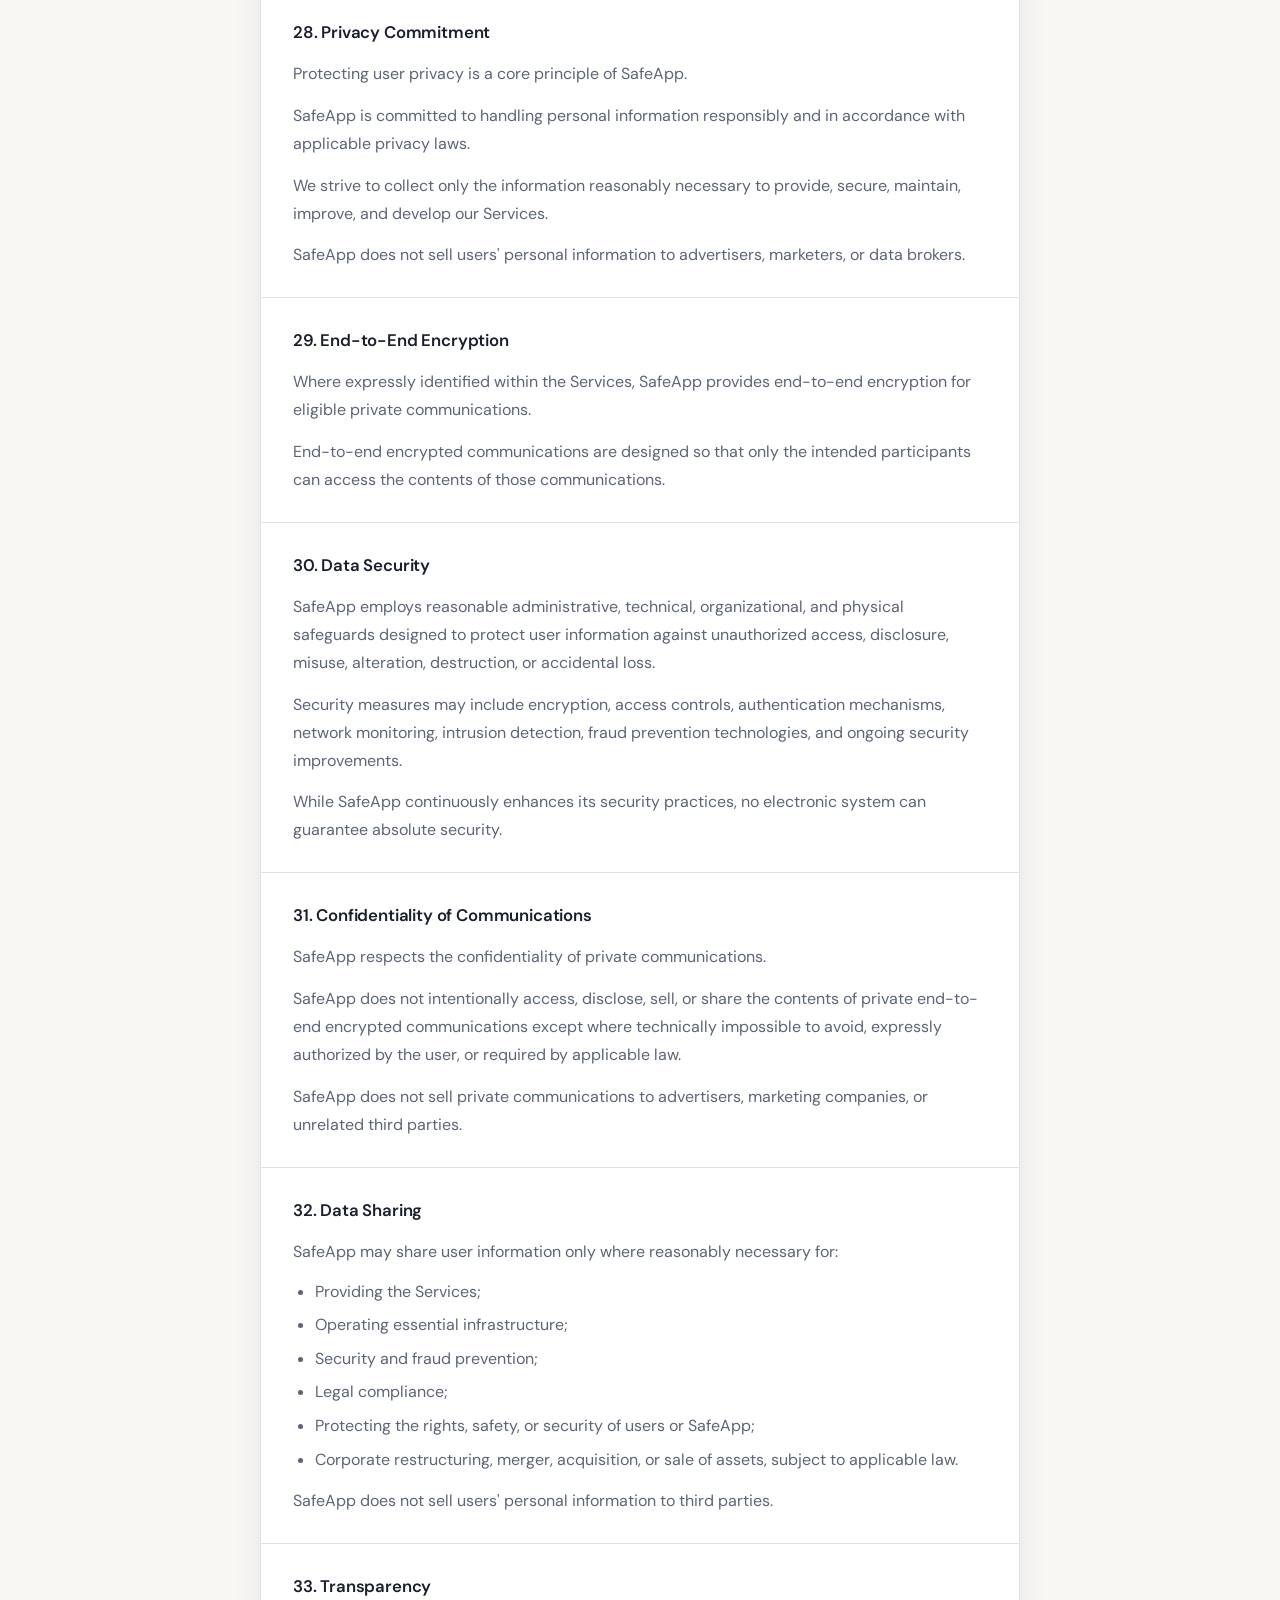
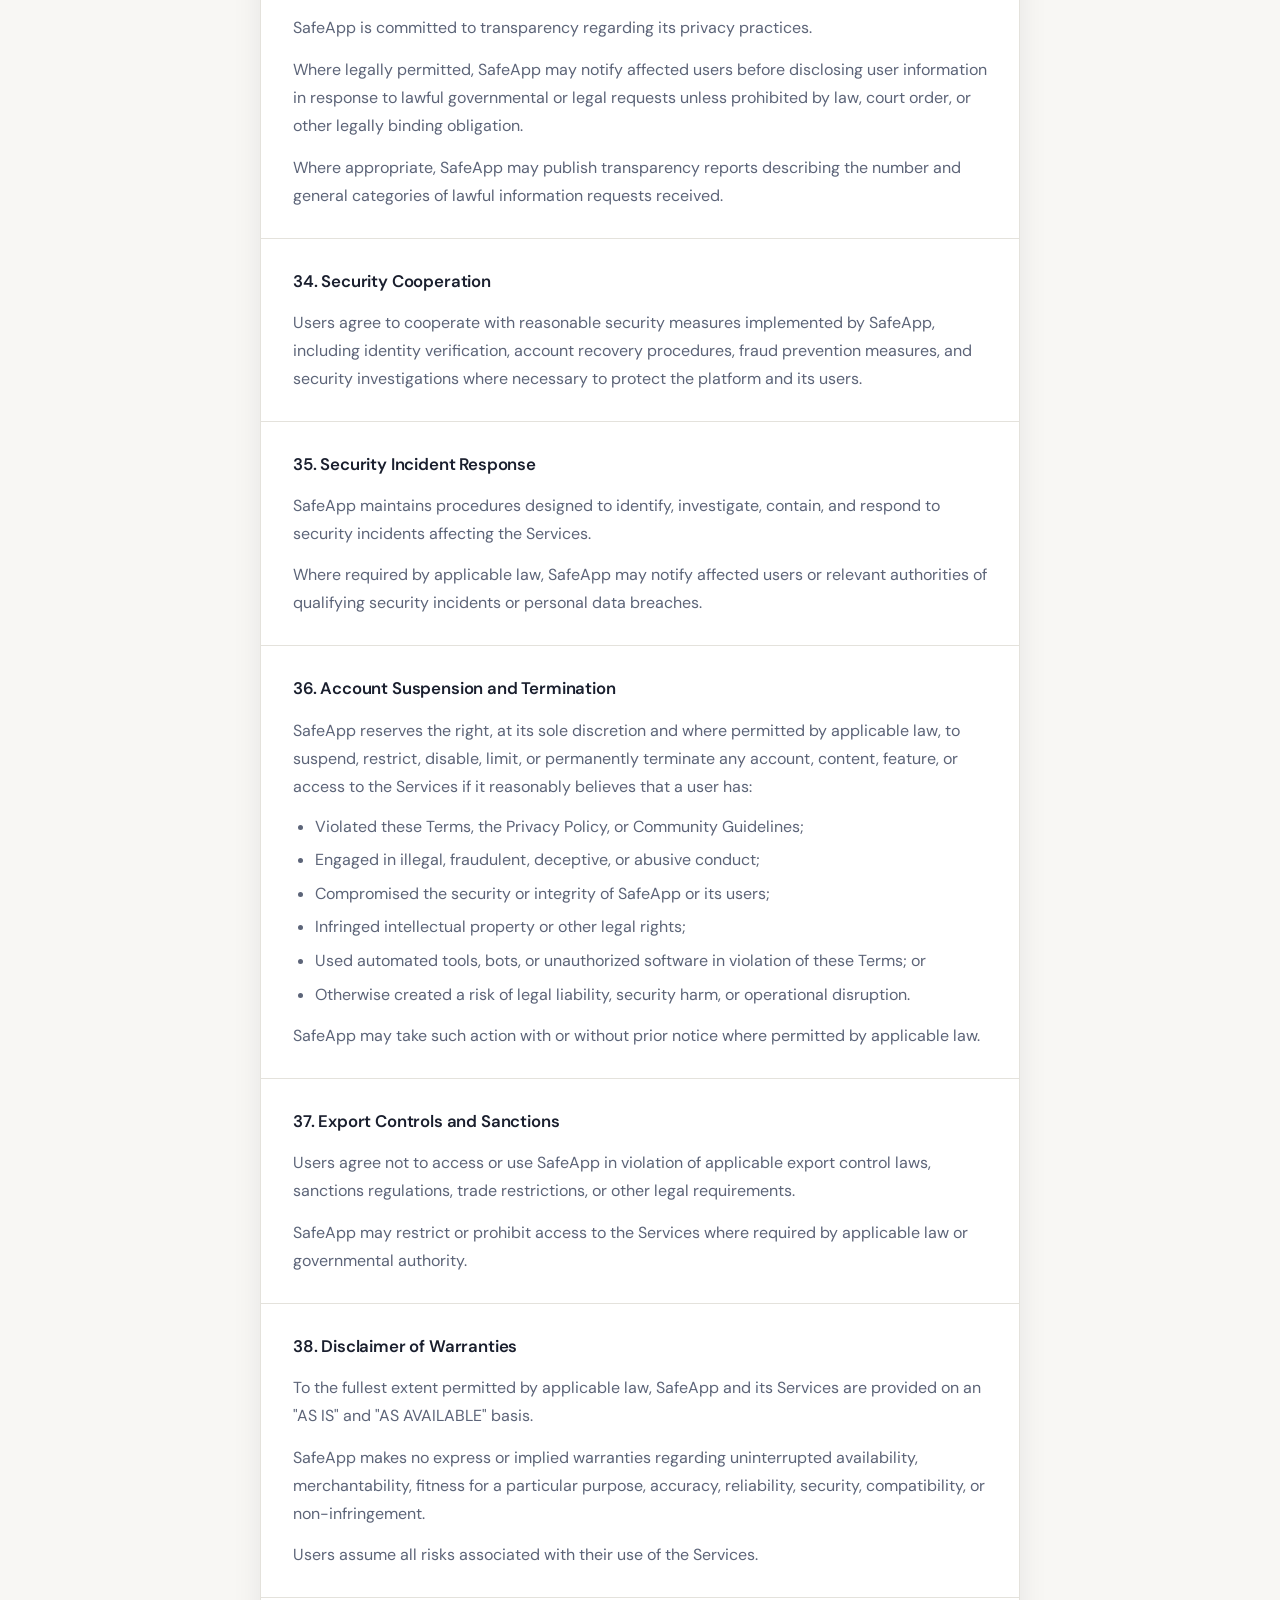
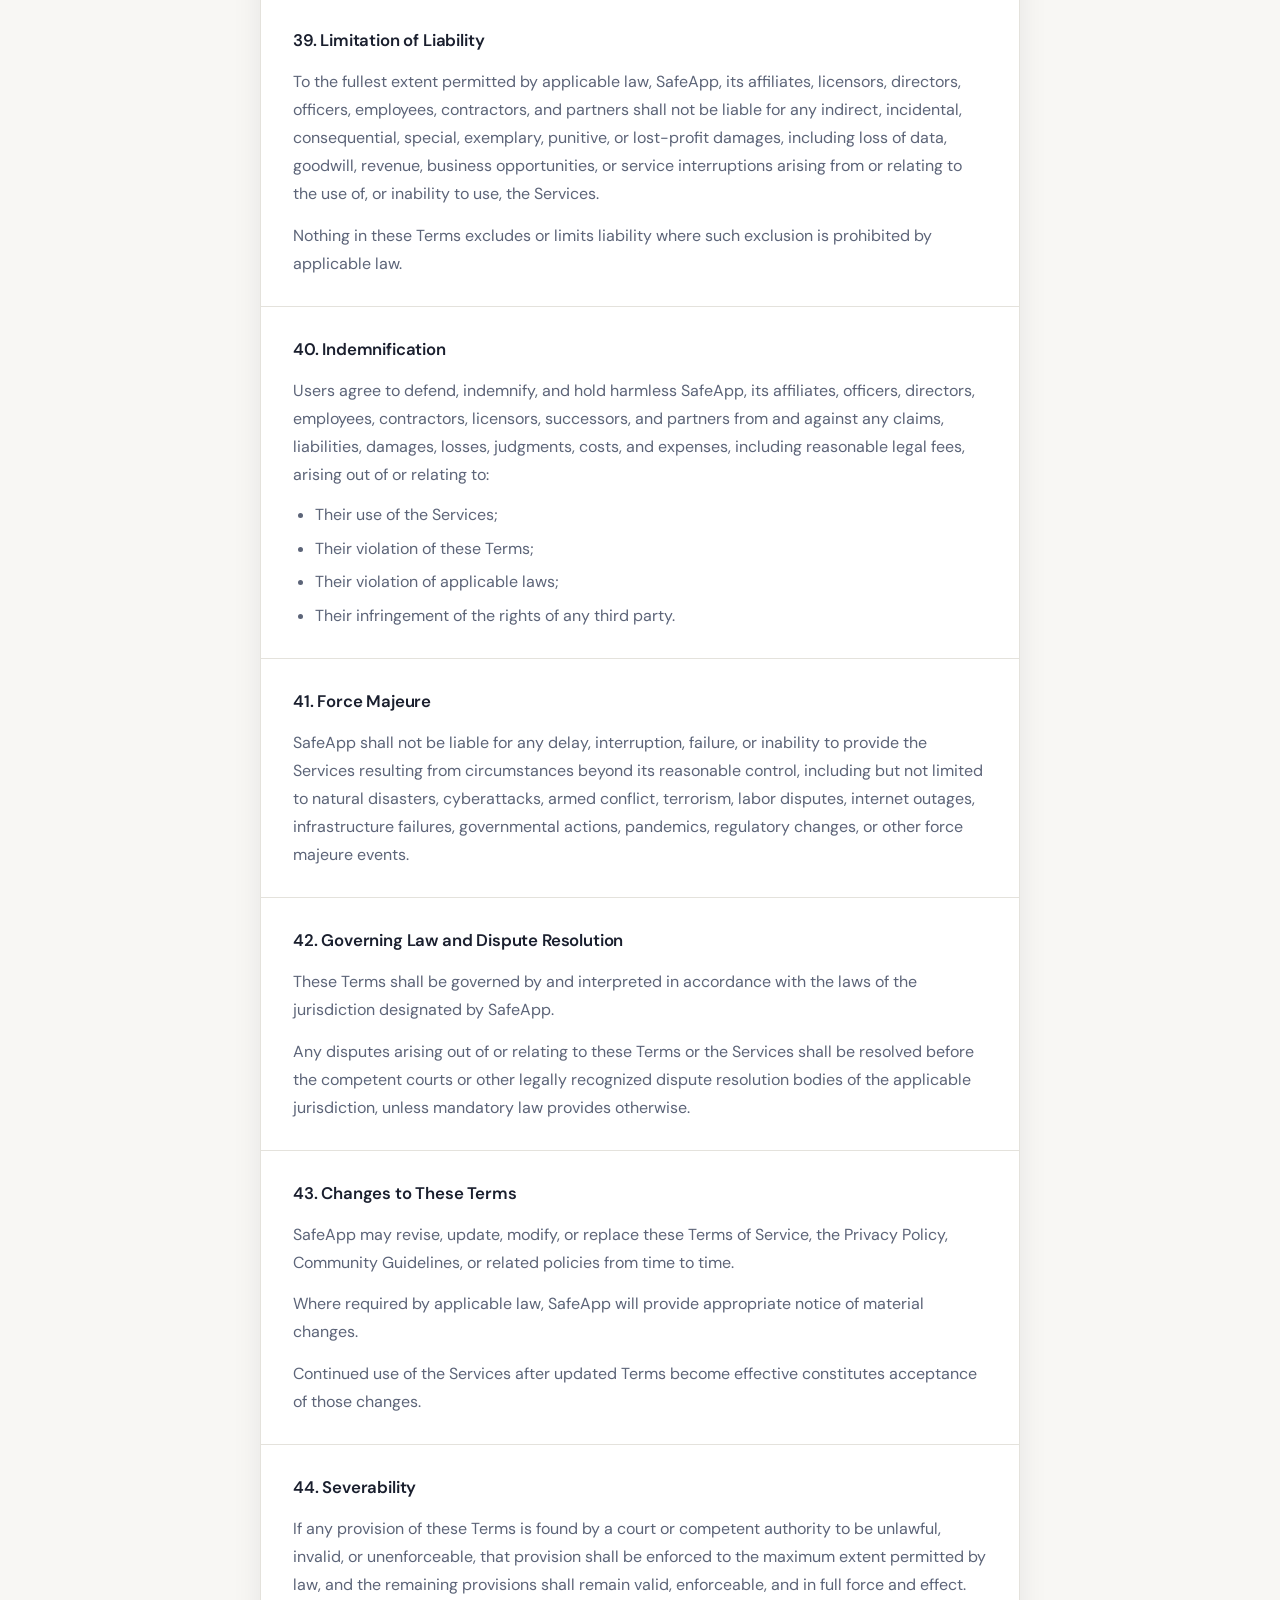
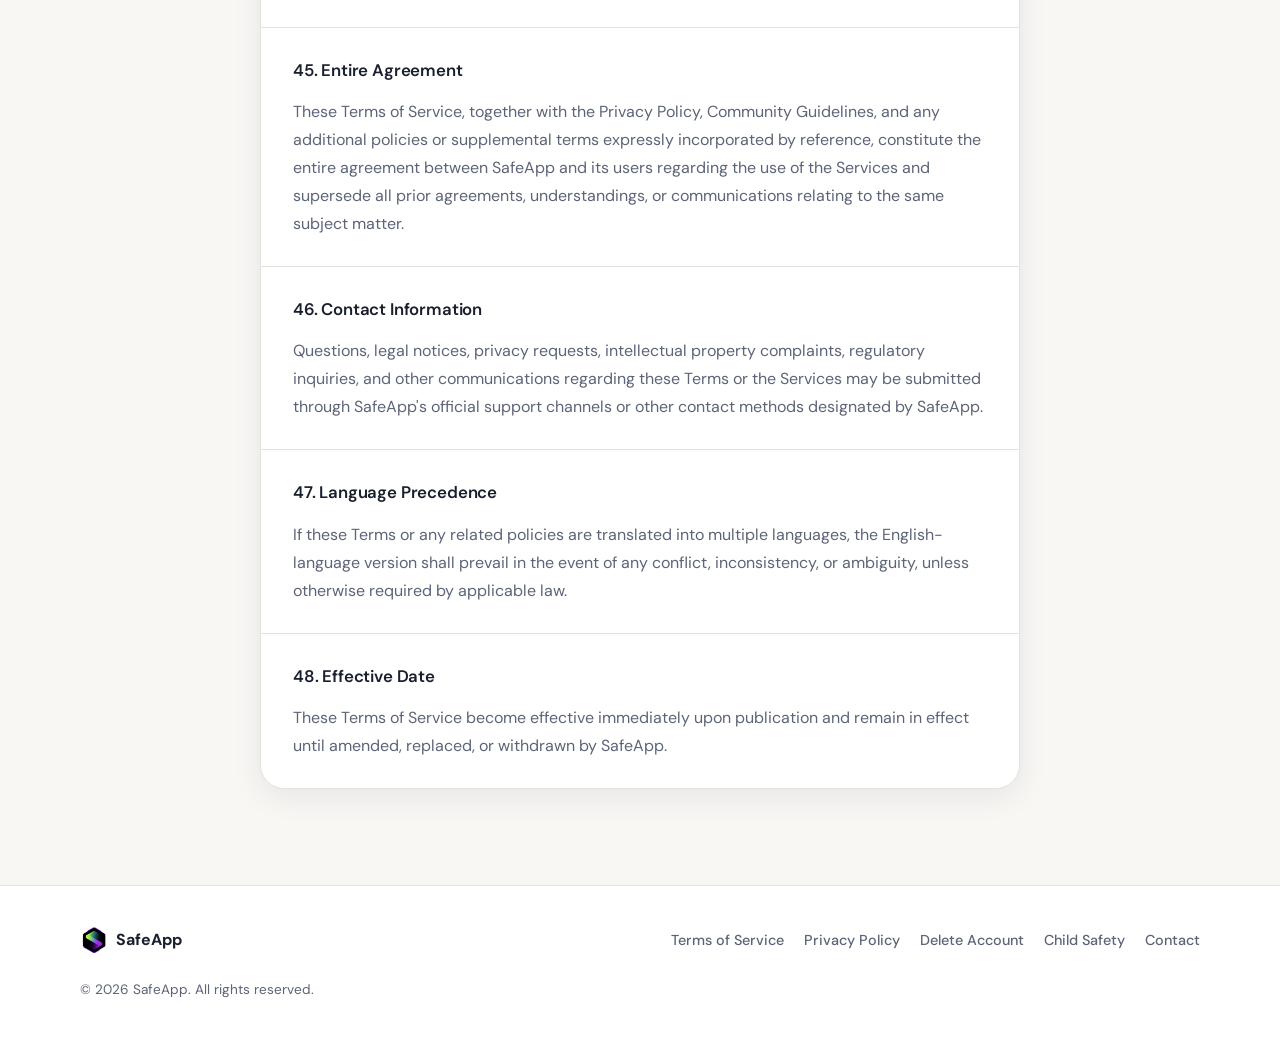
<file: terms-of-service/index.html>
<!DOCTYPE html>
<html lang="en">
<head>
  <meta charset="UTF-8" />
  <meta name="viewport" content="width=device-width, initial-scale=1.0" />
  <meta name="description" content="SafeApp Terms of Service — platform rules, account policies, and user rights." />
  <link rel="canonical" href="https://legal.safeapp.live/terms-of-service" />
  <title>SafeApp — Terms of Service</title>
  <link rel="icon" href="/logo.png" type="image/png" />
  <link rel="apple-touch-icon" href="/logo.png" />
  <link rel="preconnect" href="https://fonts.googleapis.com" />
  <link rel="preconnect" href="https://fonts.gstatic.com" crossorigin />
  <link href="https://fonts.googleapis.com/css2?family=DM+Sans:ital,opsz,wght@0,9..40,400;0,9..40,500;0,9..40,600;0,9..40,700;1,9..40,400&family=Instrument+Serif:ital@0;1&display=swap" rel="stylesheet" />
  <link rel="stylesheet" href="/styles.css" />
</head>
<body>
  <header class="site-header">
    <div class="container header-inner">
      <a href="/" class="logo" aria-label="SafeApp home">
        <img src="/logo.png" alt="" class="logo-img" width="40" height="40" />
        <span class="logo-text">SafeApp</span>
      </a>
      <nav class="nav" aria-label="Legal documents">
        <a href="/terms-of-service/" class="nav-link" aria-current="page">Terms of Service</a>
        <a href="/privacy-policy/" class="nav-link">Privacy Policy</a>
        <a href="/delete-account/" class="nav-link">Delete Account</a>
        <a href="/child-safety/" class="nav-link">Child Safety</a>
        <a href="/contact/" class="nav-link">Contact</a>
      </nav>
    </div>
  </header>

  <main>
    <article class="legal-doc container">
      <header class="doc-header">
        <span class="doc-badge">Legal document</span>
        <h1>Terms of Service</h1>
        <p class="doc-meta">Last updated: July 16, 2026</p>
      </header>

      <div class="doc-body">
        <section class="clause">
          <h2>1. Definitions, Acceptance of Terms, Eligibility &amp; Privacy Commitment</h2>
          <p>For purposes of these Terms of Service:</p>
          <ul>
            <li>&quot;SafeApp&quot;, &quot;we,&quot; &quot;our,&quot; or &quot;us&quot; refers to SafeApp, its parent company, subsidiaries, affiliates, successors, assigns, licensors, contractors, service providers, and authorized representatives.</li>
            <li>&quot;User,&quot; &quot;you,&quot; or &quot;your&quot; means any individual, business, organization, or entity accessing or using SafeApp.</li>
            <li>&quot;Services&quot; include all applications, websites, software, messaging services, communication tools, social networking features, digital payment services, wallet services, marketplaces, business tools, AI features, cloud services, APIs, advertisements, and any current or future functionality offered by SafeApp.</li>
            <li>&quot;Content&quot; means messages, text, photos, videos, audio, files, documents, comments, reactions, profile information, metadata, livestreams, stories, business listings, advertisements, and any other information transmitted or made available through SafeApp.</li>
          </ul>
        </section>

        <section class="clause">
          <h2>2. Acceptance of Terms</h2>
          <p>By downloading, installing, registering for, accessing, or using SafeApp, you acknowledge that you have read, understood, and agree to be legally bound by these Terms of Service, the Privacy Policy, Community Guidelines, and any additional policies incorporated by reference.</p>
          <p>If you do not agree with any portion of these Terms, you must immediately discontinue use of SafeApp and its services.</p>
          <p>Your continued use of SafeApp constitutes your ongoing acceptance of these Terms and any future amendments made in accordance with applicable law.</p>
        </section>

        <section class="clause">
          <h2>3. Eligibility</h2>
          <p>You represent and warrant that:</p>
          <ul>
            <li>You have the legal capacity to enter into this agreement.</li>
            <li>You will comply with all applicable local, national, and international laws.</li>
            <li>Any information provided during registration is accurate and complete.</li>
            <li>You will maintain the security of your account credentials.</li>
            <li>You will not create accounts using false identities, fraudulent information, or unauthorized credentials.</li>
          </ul>
          <p>SafeApp reserves the right to refuse registration, restrict access, suspend, or terminate accounts that violate these Terms or applicable laws.</p>
        </section>

        <section class="clause">
          <h2>4. Privacy Commitment</h2>
          <p>SafeApp is built on the principles of privacy, security, transparency, and user trust.</p>
          <p>We are committed to collecting only the information reasonably necessary to provide, maintain, secure, improve, and develop our services.</p>
          <p>SafeApp does not sell users&#x27; personal information to advertisers, data brokers, or unrelated third parties.</p>
          <p>User information is processed only for legitimate operational, security, legal, and service-related purposes as described in our Privacy Policy.</p>
        </section>

        <section class="clause">
          <h2>5. End-to-End Encryption</h2>
          <p>Where implemented, SafeApp provides end-to-end encryption for eligible private communications.</p>
          <p>End-to-end encrypted communications are designed so that only the intended participants can access the contents of those communications. SafeApp is not intended to have access to the plaintext contents of end-to-end encrypted messages.</p>
          <p>Encryption protections apply only to features specifically identified as end-to-end encrypted and may not apply to all services, metadata, cloud backups, public content, business accounts, or features where encryption is technically unavailable or disabled.</p>
        </section>

        <section class="clause">
          <h2>6. Security Commitment</h2>
          <p>SafeApp implements administrative, organizational, physical, and technical safeguards designed to protect user information against unauthorized access, disclosure, alteration, misuse, or destruction.</p>
          <p>While no electronic system can guarantee absolute security, SafeApp continuously works to improve its security infrastructure, encryption technologies, fraud prevention systems, abuse detection mechanisms, and platform integrity.</p>
        </section>

        <section class="clause">
          <h2>7. User Trust</h2>
          <p>Protecting user privacy is one of SafeApp&#x27;s highest priorities.</p>
          <p>SafeApp will not intentionally disclose users&#x27; private information or communications to third parties except where required by applicable law, valid legal process, user authorization, or where reasonably necessary to protect the safety, security, legal rights, or operational integrity of SafeApp, its users, or the public.</p>
        </section>

        <section class="clause">
          <h2>8. User Accounts</h2>
          <p>Users are responsible for maintaining the confidentiality and security of their accounts, passwords, authentication credentials, recovery information, and connected devices.</p>
          <p>SafeApp reserves the right to require identity verification, additional security measures, or account recovery procedures where reasonably necessary to protect users, comply with legal obligations, or maintain platform security.</p>
        </section>

        <section class="clause">
          <h2>9. Accurate Information</h2>
          <p>Users agree to provide accurate, current, and complete information during registration and while using SafeApp.</p>
          <p>Users shall not impersonate another individual, organization, government authority, business, or entity, nor create accounts using false, misleading, fraudulent, or unauthorized information.</p>
          <p>SafeApp reserves the right to request verification or restrict accounts where authenticity cannot reasonably be confirmed.</p>
        </section>

        <section class="clause">
          <h2>10. User Responsibilities</h2>
          <p>Users are solely responsible for their conduct and all content, communications, files, media, transactions, business activities, advertisements, and other information transmitted or made available through SafeApp.</p>
          <p>Users agree not to:</p>
          <ul>
            <li>Violate applicable laws or regulations.</li>
            <li>Upload illegal, fraudulent, deceptive, or misleading content.</li>
            <li>Harass, threaten, stalk, intimidate, or abuse others.</li>
            <li>Promote terrorism, violent extremism, organized crime, or illegal activities.</li>
            <li>Distribute malware, viruses, spyware, ransomware, or malicious code.</li>
            <li>Attempt unauthorized access to accounts, servers, APIs, or systems.</li>
            <li>Circumvent SafeApp security measures.</li>
            <li>Spam, manipulate engagement, create fake accounts, or artificially inflate platform activity.</li>
            <li>Infringe intellectual property rights.</li>
            <li>Misrepresent products, services, businesses, or identities.</li>
            <li>Interfere with the operation, security, or integrity of SafeApp.</li>
          </ul>
        </section>

        <section class="clause">
          <h2>11. Community Standards</h2>
          <p>Users agree to comply with the SafeApp Community Guidelines, which form an integral part of these Terms.</p>
          <p>SafeApp may investigate, restrict, remove, disable, label, limit visibility, or take enforcement action against content or accounts that violate platform rules, applicable laws, or user safety standards.</p>
          <p>Enforcement actions may occur with or without prior notice where permitted by applicable law.</p>
        </section>

        <section class="clause">
          <h2>12. User Content</h2>
          <p>Users retain ownership of the content they create and upload to SafeApp.</p>
          <p>However, by submitting, posting, uploading, transmitting, or otherwise making content available through SafeApp, users grant SafeApp a worldwide, non-exclusive, royalty-free, transferable, and sublicensable license to host, store, process, reproduce, display, distribute, adapt (where technically necessary), and make such content available solely for operating, securing, maintaining, improving, promoting, and providing the SafeApp services.</p>
          <p>This license ends when the content is permanently deleted from SafeApp, except where retention is required by law, legitimate legal process, technical limitations, backups, dispute resolution, fraud prevention, or security purposes.</p>
        </section>

        <section class="clause">
          <h2>13. Responsibility for Content</h2>
          <p>Users represent and warrant that:</p>
          <ul>
            <li>They own or possess all necessary rights and permissions relating to the content they upload.</li>
            <li>Their content complies with these Terms and Community Guidelines.</li>
            <li>Users remain solely responsible for all consequences arising from the publication or transmission of their content.</li>
          </ul>
        </section>

        <section class="clause">
          <h2>14. Content Moderation</h2>
          <p>SafeApp may use automated systems, artificial intelligence, machine learning technologies, human review, user reports, and other moderation tools to detect, investigate, restrict, remove, label, reduce visibility of, or otherwise enforce policies relating to content or accounts.</p>
          <p>Moderation decisions may occur automatically or manually and may affect the visibility, ranking, accessibility, recommendation, monetization, or availability of content or accounts.</p>
        </section>

        <section class="clause">
          <h2>15. Account Security</h2>
          <p>Users are responsible for maintaining appropriate security over their devices and accounts.</p>
          <p>SafeApp recommends enabling available security features, including strong passwords, multi-factor authentication, device security, and recovery options where available.</p>
          <p>SafeApp shall not be responsible for losses resulting from a user&#x27;s failure to protect their account credentials or devices.</p>
        </section>

        <section class="clause">
          <h2>16. Reporting Violations</h2>
          <p>Users may report suspected violations of these Terms, Community Guidelines, illegal activity, intellectual property infringement, fraud, abuse, or security concerns through SafeApp&#x27;s designated reporting mechanisms.</p>
          <p>SafeApp may investigate reports and take appropriate action at its sole discretion, consistent with applicable law and platform policies.</p>
        </section>

        <section class="clause">
          <h2>17. Commercial Services</h2>
          <p>SafeApp may provide or introduce commercial services including, but not limited to, digital payments, wallet functionality, business accounts, creator monetization, subscriptions, virtual goods, affiliate marketing, financial technology services, e-commerce tools, marketplaces, advertising services, promotional features, business verification, donations, tipping, and other present or future commercial offerings.</p>
          <p>Certain services may be subject to separate agreements, eligibility requirements, verification procedures, fees, or additional terms.</p>
          <p>SafeApp reserves the right to introduce, modify, suspend, restrict, or discontinue any commercial service at any time where permitted by applicable law.</p>
        </section>

        <section class="clause">
          <h2>18. Payments and Digital Wallet</h2>
          <p>Where available, payment services, wallet functionality, digital assets, financial services, or transaction-related features may be provided directly by SafeApp or through authorized third-party providers.</p>
          <p>Users are solely responsible for complying with all applicable financial, banking, taxation, anti-money laundering (AML), counter-terrorism financing (CTF), sanctions, and regulatory requirements applicable to their use of such services.</p>
          <p>SafeApp may delay, reject, reverse, suspend, or investigate transactions where reasonably necessary to comply with legal obligations, prevent fraud, protect users, or maintain platform security.</p>
        </section>

        <section class="clause">
          <h2>19. Advertising and Sponsored Content</h2>
          <p>SafeApp may display advertisements, sponsored content, promoted posts, promoted listings, commercial recommendations, affiliate promotions, or other marketing communications.</p>
          <p>Advertisements may be selected using contextual information, user preferences, or other information described in the Privacy Policy.</p>
          <p>SafeApp does not guarantee, endorse, verify, or assume responsibility for the accuracy, quality, legality, safety, or reliability of products, services, offers, or claims made by advertisers or third parties.</p>
          <p>Users interact with advertisements and commercial content entirely at their own discretion and risk.</p>
        </section>

        <section class="clause">
          <h2>20. Business Accounts</h2>
          <p>Businesses, organizations, creators, merchants, advertisers, and professional users are solely responsible for ensuring that their products, services, advertisements, listings, and business activities comply with applicable laws, consumer protection requirements, advertising standards, and these Terms.</p>
          <p>SafeApp may suspend, restrict, remove, or terminate business accounts that violate applicable laws or platform policies.</p>
        </section>

        <section class="clause">
          <h2>21. Third-Party Services</h2>
          <p>SafeApp may integrate with or provide access to third-party websites, applications, APIs, payment providers, cloud services, communication platforms, operating systems, application stores, or other external services.</p>
          <p>SafeApp does not own, control, operate, monitor, endorse, or guarantee any third-party service and shall not be responsible for the availability, accuracy, legality, security, performance, privacy practices, or functionality of such services.</p>
          <p>Users access third-party services entirely at their own risk.</p>
        </section>

        <section class="clause">
          <h2>22. Artificial Intelligence and Automated Systems</h2>
          <p>SafeApp may utilize artificial intelligence, machine learning technologies, automated moderation systems, recommendation engines, fraud detection systems, spam detection tools, ranking systems, search technologies, security monitoring systems, and other automated processes to operate, secure, improve, personalize, and maintain the platform.</p>
          <p>Such systems may assist with:</p>
          <ul>
            <li>Content recommendations</li>
            <li>Spam prevention</li>
            <li>Fraud detection</li>
            <li>Security monitoring</li>
            <li>Platform optimization</li>
            <li>Search functionality</li>
            <li>Translation</li>
            <li>Accessibility</li>
            <li>Customer support</li>
            <li>Community safety</li>
            <li>Policy enforcement</li>
          </ul>
          <p>Users acknowledge that automated systems may influence content visibility, recommendations, rankings, moderation decisions, account status, feature availability, or other aspects of the SafeApp experience.</p>
        </section>

        <section class="clause">
          <h2>23. Beta and Experimental Features</h2>
          <p>SafeApp may offer beta, preview, testing, early-access, or experimental features.</p>
          <p>Such features may contain bugs, interruptions, limitations, errors, incomplete functionality, or unexpected behavior.</p>
          <p>Beta features are provided on an &quot;AS IS&quot; basis and may be modified, suspended, restricted, or discontinued at any time without liability.</p>
        </section>

        <section class="clause">
          <h2>24. Platform Availability</h2>
          <p>SafeApp continuously works to provide reliable services but does not guarantee uninterrupted, error-free, secure, or continuous availability.</p>
          <p>Maintenance, upgrades, technical issues, cyberattacks, internet failures, infrastructure problems, force majeure events, or other circumstances may temporarily affect platform functionality.</p>
          <p>SafeApp may perform maintenance with or without prior notice where reasonably necessary.</p>
        </section>

        <section class="clause">
          <h2>25. Service Modifications</h2>
          <p>SafeApp reserves the right to update, redesign, improve, replace, suspend, discontinue, or modify any feature, service, functionality, pricing model, interface, algorithm, or operational process at any time.</p>
          <p>Nothing in these Terms shall be interpreted as guaranteeing the continued availability of any specific feature or service.</p>
        </section>

        <section class="clause">
          <h2>26. Intellectual Property Rights</h2>
          <p>All SafeApp software, source code, applications, algorithms, artificial intelligence systems, databases, APIs, user interfaces, designs, logos, trademarks, service marks, branding, graphics, text, documentation, and all other intellectual property associated with SafeApp are and shall remain the exclusive property of SafeApp and its licensors.</p>
          <p>Nothing contained in these Terms grants users any ownership interest in SafeApp&#x27;s intellectual property except for the limited right to use the Services in accordance with these Terms.</p>
        </section>

        <section class="clause">
          <h2>27. Copyright &amp; Intellectual Property Complaints</h2>
          <p>SafeApp respects intellectual property rights and expects users to do the same.</p>
          <p>SafeApp may investigate complaints relating to copyright, trademarks, patents, trade secrets, publicity rights, privacy rights, or other intellectual property rights.</p>
          <p>Where appropriate, SafeApp may remove or disable access to allegedly infringing content, suspend or terminate repeat infringers, and cooperate with lawful requests from rights holders or competent authorities where required by applicable law.</p>
        </section>

        <section class="clause">
          <h2>28. Privacy Commitment</h2>
          <p>Protecting user privacy is a core principle of SafeApp.</p>
          <p>SafeApp is committed to handling personal information responsibly and in accordance with applicable privacy laws.</p>
          <p>We strive to collect only the information reasonably necessary to provide, secure, maintain, improve, and develop our Services.</p>
          <p>SafeApp does not sell users&#x27; personal information to advertisers, marketers, or data brokers.</p>
        </section>

        <section class="clause">
          <h2>29. End-to-End Encryption</h2>
          <p>Where expressly identified within the Services, SafeApp provides end-to-end encryption for eligible private communications.</p>
          <p>End-to-end encrypted communications are designed so that only the intended participants can access the contents of those communications.</p>
        </section>

        <section class="clause">
          <h2>30. Data Security</h2>
          <p>SafeApp employs reasonable administrative, technical, organizational, and physical safeguards designed to protect user information against unauthorized access, disclosure, misuse, alteration, destruction, or accidental loss.</p>
          <p>Security measures may include encryption, access controls, authentication mechanisms, network monitoring, intrusion detection, fraud prevention technologies, and ongoing security improvements.</p>
          <p>While SafeApp continuously enhances its security practices, no electronic system can guarantee absolute security.</p>
        </section>

        <section class="clause">
          <h2>31. Confidentiality of Communications</h2>
          <p>SafeApp respects the confidentiality of private communications.</p>
          <p>SafeApp does not intentionally access, disclose, sell, or share the contents of private end-to-end encrypted communications except where technically impossible to avoid, expressly authorized by the user, or required by applicable law.</p>
          <p>SafeApp does not sell private communications to advertisers, marketing companies, or unrelated third parties.</p>
        </section>

        <section class="clause">
          <h2>32. Data Sharing</h2>
          <p>SafeApp may share user information only where reasonably necessary for:</p>
          <ul>
            <li>Providing the Services;</li>
            <li>Operating essential infrastructure;</li>
            <li>Security and fraud prevention;</li>
            <li>Legal compliance;</li>
            <li>Protecting the rights, safety, or security of users or SafeApp;</li>
            <li>Corporate restructuring, merger, acquisition, or sale of assets, subject to applicable law.</li>
          </ul>
          <p>SafeApp does not sell users&#x27; personal information to third parties.</p>
        </section>

        <section class="clause">
          <h2>33. Transparency</h2>
          <p>SafeApp is committed to transparency regarding its privacy practices.</p>
          <p>Where legally permitted, SafeApp may notify affected users before disclosing user information in response to lawful governmental or legal requests unless prohibited by law, court order, or other legally binding obligation.</p>
          <p>Where appropriate, SafeApp may publish transparency reports describing the number and general categories of lawful information requests received.</p>
        </section>

        <section class="clause">
          <h2>34. Security Cooperation</h2>
          <p>Users agree to cooperate with reasonable security measures implemented by SafeApp, including identity verification, account recovery procedures, fraud prevention measures, and security investigations where necessary to protect the platform and its users.</p>
        </section>

        <section class="clause">
          <h2>35. Security Incident Response</h2>
          <p>SafeApp maintains procedures designed to identify, investigate, contain, and respond to security incidents affecting the Services.</p>
          <p>Where required by applicable law, SafeApp may notify affected users or relevant authorities of qualifying security incidents or personal data breaches.</p>
        </section>

        <section class="clause">
          <h2>36. Account Suspension and Termination</h2>
          <p>SafeApp reserves the right, at its sole discretion and where permitted by applicable law, to suspend, restrict, disable, limit, or permanently terminate any account, content, feature, or access to the Services if it reasonably believes that a user has:</p>
          <ul>
            <li>Violated these Terms, the Privacy Policy, or Community Guidelines;</li>
            <li>Engaged in illegal, fraudulent, deceptive, or abusive conduct;</li>
            <li>Compromised the security or integrity of SafeApp or its users;</li>
            <li>Infringed intellectual property or other legal rights;</li>
            <li>Used automated tools, bots, or unauthorized software in violation of these Terms; or</li>
            <li>Otherwise created a risk of legal liability, security harm, or operational disruption.</li>
          </ul>
          <p>SafeApp may take such action with or without prior notice where permitted by applicable law.</p>
        </section>

        <section class="clause">
          <h2>37. Export Controls and Sanctions</h2>
          <p>Users agree not to access or use SafeApp in violation of applicable export control laws, sanctions regulations, trade restrictions, or other legal requirements.</p>
          <p>SafeApp may restrict or prohibit access to the Services where required by applicable law or governmental authority.</p>
        </section>

        <section class="clause">
          <h2>38. Disclaimer of Warranties</h2>
          <p>To the fullest extent permitted by applicable law, SafeApp and its Services are provided on an &quot;AS IS&quot; and &quot;AS AVAILABLE&quot; basis.</p>
          <p>SafeApp makes no express or implied warranties regarding uninterrupted availability, merchantability, fitness for a particular purpose, accuracy, reliability, security, compatibility, or non-infringement.</p>
          <p>Users assume all risks associated with their use of the Services.</p>
        </section>

        <section class="clause">
          <h2>39. Limitation of Liability</h2>
          <p>To the fullest extent permitted by applicable law, SafeApp, its affiliates, licensors, directors, officers, employees, contractors, and partners shall not be liable for any indirect, incidental, consequential, special, exemplary, punitive, or lost-profit damages, including loss of data, goodwill, revenue, business opportunities, or service interruptions arising from or relating to the use of, or inability to use, the Services.</p>
          <p>Nothing in these Terms excludes or limits liability where such exclusion is prohibited by applicable law.</p>
        </section>

        <section class="clause">
          <h2>40. Indemnification</h2>
          <p>Users agree to defend, indemnify, and hold harmless SafeApp, its affiliates, officers, directors, employees, contractors, licensors, successors, and partners from and against any claims, liabilities, damages, losses, judgments, costs, and expenses, including reasonable legal fees, arising out of or relating to:</p>
          <ul>
            <li>Their use of the Services;</li>
            <li>Their violation of these Terms;</li>
            <li>Their violation of applicable laws;</li>
            <li>Their infringement of the rights of any third party.</li>
          </ul>
        </section>

        <section class="clause">
          <h2>41. Force Majeure</h2>
          <p>SafeApp shall not be liable for any delay, interruption, failure, or inability to provide the Services resulting from circumstances beyond its reasonable control, including but not limited to natural disasters, cyberattacks, armed conflict, terrorism, labor disputes, internet outages, infrastructure failures, governmental actions, pandemics, regulatory changes, or other force majeure events.</p>
        </section>

        <section class="clause">
          <h2>42. Governing Law and Dispute Resolution</h2>
          <p>These Terms shall be governed by and interpreted in accordance with the laws of the jurisdiction designated by SafeApp.</p>
          <p>Any disputes arising out of or relating to these Terms or the Services shall be resolved before the competent courts or other legally recognized dispute resolution bodies of the applicable jurisdiction, unless mandatory law provides otherwise.</p>
        </section>

        <section class="clause">
          <h2>43. Changes to These Terms</h2>
          <p>SafeApp may revise, update, modify, or replace these Terms of Service, the Privacy Policy, Community Guidelines, or related policies from time to time.</p>
          <p>Where required by applicable law, SafeApp will provide appropriate notice of material changes.</p>
          <p>Continued use of the Services after updated Terms become effective constitutes acceptance of those changes.</p>
        </section>

        <section class="clause">
          <h2>44. Severability</h2>
          <p>If any provision of these Terms is found by a court or competent authority to be unlawful, invalid, or unenforceable, that provision shall be enforced to the maximum extent permitted by law, and the remaining provisions shall remain valid, enforceable, and in full force and effect.</p>
        </section>

        <section class="clause">
          <h2>45. Entire Agreement</h2>
          <p>These Terms of Service, together with the Privacy Policy, Community Guidelines, and any additional policies or supplemental terms expressly incorporated by reference, constitute the entire agreement between SafeApp and its users regarding the use of the Services and supersede all prior agreements, understandings, or communications relating to the same subject matter.</p>
        </section>

        <section class="clause">
          <h2>46. Contact Information</h2>
          <p>Questions, legal notices, privacy requests, intellectual property complaints, regulatory inquiries, and other communications regarding these Terms or the Services may be submitted through SafeApp&#x27;s official support channels or other contact methods designated by SafeApp.</p>
        </section>

        <section class="clause">
          <h2>47. Language Precedence</h2>
          <p>If these Terms or any related policies are translated into multiple languages, the English-language version shall prevail in the event of any conflict, inconsistency, or ambiguity, unless otherwise required by applicable law.</p>
        </section>

        <section class="clause">
          <h2>48. Effective Date</h2>
          <p>These Terms of Service become effective immediately upon publication and remain in effect until amended, replaced, or withdrawn by SafeApp.</p>
        </section>
      </div>
    </article>
  </main>

  <a href="https://wa.me/923211091234" class="whatsapp-float" target="_blank" rel="noopener noreferrer" aria-label="Chat on WhatsApp">
    <svg width="28" height="28" viewBox="0 0 24 24" fill="currentColor" aria-hidden="true"><path d="M17.472 14.382c-.297-.149-1.758-.867-2.03-.967-.273-.099-.471-.148-.67.15-.197.297-.767.966-.94 1.164-.173.199-.347.223-.644.075-.297-.15-1.255-.463-2.39-1.475-.883-.788-1.48-1.761-1.653-2.059-.173-.297-.018-.458.13-.606.134-.133.298-.347.446-.52.149-.174.198-.298.298-.497.099-.198.05-.371-.025-.52-.075-.149-.669-1.612-.916-2.207-.242-.579-.487-.5-.669-.51-.173-.008-.371-.01-.57-.01-.198 0-.52.074-.792.372-.272.297-1.04 1.016-1.04 2.479 0 1.462 1.065 2.875 1.213 3.074.149.198 2.096 3.2 5.077 4.487.709.306 1.262.489 1.694.625.712.227 1.36.195 1.871.118.571-.085 1.758-.719 2.006-1.413.248-.694.248-1.289.173-1.413-.074-.124-.272-.198-.57-.347m-5.421 7.403h-.004a9.87 9.87 0 0 1-5.031-1.378l-.361-.214-3.741.982.998-3.648-.235-.374a9.86 9.86 0 0 1-1.51-5.26c.001-5.45 4.436-9.884 9.888-9.884 2.64 0 5.122 1.03 6.988 2.898a9.825 9.825 0 0 1 2.893 6.994c-.003 5.45-4.435 9.884-9.881 9.884m8.413-18.297A11.815 11.815 0 0 0 12.05 0C5.495 0 .16 5.335.157 11.892c0 2.096.547 4.142 1.588 5.945L.057 24l6.305-1.654a11.882 11.882 0 0 0 5.683 1.448h.005c6.554 0 11.89-5.335 11.893-11.893a11.821 11.821 0 0 0-3.48-8.413z"/></svg>
    <span class="whatsapp-float-tooltip">Chat with us</span>
  </a>

  <footer class="site-footer">
    <div class="container footer-inner">
      <p class="footer-brand">
        <img src="/logo.png" alt="" class="logo-img logo-img--sm" width="28" height="28" />
        SafeApp
      </p>
      <nav class="footer-nav" aria-label="Footer">
        <a href="/terms-of-service/">Terms of Service</a>
        <a href="/privacy-policy/">Privacy Policy</a>
        <a href="/delete-account/">Delete Account</a>
        <a href="/child-safety/">Child Safety</a>
        <a href="/contact/">Contact</a>
      </nav>
      <p class="footer-copy">&copy; 2026 SafeApp. All rights reserved.</p>
    </div>
  </footer>
</body>
</html>
</file>
<file: styles.css>
/* SafeApp Legal — Design tokens */
:root {
  --color-bg: #f8f7f4;
  --color-surface: #ffffff;
  --color-text: #1a1f2e;
  --color-text-muted: #5c6478;
  --color-accent: #0d7a6f;
  --color-accent-light: #e8f5f3;
  --color-accent-dark: #065a52;
  --color-border: #e4e2dc;
  --color-hero-glow: rgba(13, 122, 111, 0.12);
  --font-sans: "DM Sans", system-ui, -apple-system, sans-serif;
  --font-serif: "Instrument Serif", Georgia, serif;
  --radius-sm: 8px;
  --radius-md: 14px;
  --radius-lg: 24px;
  --shadow-sm: 0 1px 3px rgba(26, 31, 46, 0.06);
  --shadow-md: 0 8px 30px rgba(26, 31, 46, 0.08);
  --shadow-lg: 0 20px 50px rgba(26, 31, 46, 0.1);
  --header-height: 72px;
  --max-width: 760px;
  --container: min(1120px, 100% - 2.5rem);
  --shadow-3d:
    0 1px 0 rgba(255, 255, 255, 0.95) inset,
    0 2px 4px rgba(26, 31, 46, 0.04),
    0 8px 16px rgba(26, 31, 46, 0.06),
    0 20px 40px rgba(26, 31, 46, 0.08);
  --shadow-3d-hover:
    0 1px 0 rgba(255, 255, 255, 0.95) inset,
    0 4px 8px rgba(26, 31, 46, 0.06),
    0 16px 32px rgba(26, 31, 46, 0.1),
    0 32px 64px rgba(26, 31, 46, 0.12);
}

*,
*::before,
*::after {
  box-sizing: border-box;
}

html {
  scroll-behavior: smooth;
  scroll-padding-top: calc(var(--header-height) + 1.5rem);
}

body {
  margin: 0;
  font-family: var(--font-sans);
  font-size: 1.0625rem;
  line-height: 1.7;
  color: var(--color-text);
  background: var(--color-bg);
  -webkit-font-smoothing: antialiased;
}

.container {
  width: var(--container);
  margin-inline: auto;
}

/* Header */
.site-header {
  position: sticky;
  top: 0;
  z-index: 100;
  height: var(--header-height);
  background: rgba(248, 247, 244, 0.85);
  backdrop-filter: blur(12px);
  -webkit-backdrop-filter: blur(12px);
  border-bottom: 1px solid var(--color-border);
}

.header-inner {
  display: flex;
  align-items: center;
  justify-content: space-between;
  height: 100%;
}

.logo {
  display: inline-flex;
  align-items: center;
  gap: 0.6rem;
  text-decoration: none;
  color: var(--color-text);
  font-weight: 700;
  font-size: 1.2rem;
  letter-spacing: -0.02em;
}

.logo-img {
  display: block;
  width: 40px;
  height: 40px;
  object-fit: contain;
  flex-shrink: 0;
}

.logo-img--sm {
  width: 28px;
  height: 28px;
}

.nav {
  display: flex;
  gap: 0.25rem;
}

.nav-link {
  padding: 0.5rem 1rem;
  font-size: 0.9rem;
  font-weight: 500;
  color: var(--color-text-muted);
  text-decoration: none;
  border-radius: var(--radius-sm);
  transition: color 0.2s, background 0.2s;
}

.nav-link:hover {
  color: var(--color-accent);
  background: var(--color-accent-light);
}

/* Hero */
.hero {
  position: relative;
  padding: 4.5rem 0 5rem;
  overflow: hidden;
}

.hero-glow {
  position: absolute;
  top: -20%;
  right: -10%;
  width: 55%;
  height: 120%;
  background: radial-gradient(ellipse at center, var(--color-hero-glow) 0%, transparent 70%);
  pointer-events: none;
}

.hero-inner {
  position: relative;
  max-width: 640px;
}

.hero-eyebrow {
  margin: 0 0 0.75rem;
  font-size: 0.8rem;
  font-weight: 600;
  letter-spacing: 0.12em;
  text-transform: uppercase;
  color: var(--color-accent);
}

.hero-title {
  margin: 0 0 1.25rem;
  font-family: var(--font-serif);
  font-size: clamp(2.75rem, 6vw, 4rem);
  font-weight: 400;
  line-height: 1.1;
  letter-spacing: -0.02em;
}

.hero-title em {
  font-style: italic;
  color: var(--color-accent);
}

.hero-lead {
  margin: 0 0 2rem;
  font-size: 1.15rem;
  color: var(--color-text-muted);
  max-width: 52ch;
}

.hero-actions {
  display: flex;
  flex-wrap: wrap;
  gap: 0.75rem;
}

.btn {
  display: inline-flex;
  align-items: center;
  justify-content: center;
  padding: 0.75rem 1.5rem;
  font-family: inherit;
  font-size: 0.95rem;
  font-weight: 600;
  text-decoration: none;
  border-radius: var(--radius-sm);
  transition: transform 0.15s, box-shadow 0.2s, background 0.2s;
}

.btn:hover {
  transform: translateY(-1px);
}

.btn-primary {
  color: #fff;
  background: var(--color-accent);
  box-shadow: 0 4px 14px rgba(13, 122, 111, 0.35);
}

.btn-primary:hover {
  background: var(--color-accent-dark);
  box-shadow: 0 6px 20px rgba(13, 122, 111, 0.4);
}

.btn-secondary {
  color: var(--color-text);
  background: var(--color-surface);
  border: 1px solid var(--color-border);
  box-shadow: var(--shadow-sm);
}

.btn-secondary:hover {
  border-color: var(--color-accent);
  color: var(--color-accent);
}

/* About / home page */
.about-page {
  padding-bottom: 0;
}

.about-page .container {
  display: flex;
  flex-direction: column;
  align-items: center;
}

.about-content {
  width: 100%;
  max-width: var(--max-width);
  margin-inline: auto;
}

.about-hero {
  position: relative;
  padding: 4.5rem 0 3rem;
  overflow: hidden;
}

.about-hero-inner {
  position: relative;
  width: 100%;
  max-width: var(--max-width);
  text-align: center;
}

.about-eyebrow {
  margin: 0 0 0.75rem;
  font-size: 0.8rem;
  font-weight: 600;
  letter-spacing: 0.12em;
  text-transform: uppercase;
  color: var(--color-accent);
}

.about-title {
  margin: 0 0 1.25rem;
  font-family: var(--font-serif);
  font-size: clamp(3rem, 7vw, 4.5rem);
  font-weight: 400;
  line-height: 1.05;
  letter-spacing: -0.03em;
}

.about-title em {
  font-style: italic;
  color: var(--color-accent);
}

.about-tagline {
  margin: 0 auto;
  font-size: clamp(1.1rem, 2.5vw, 1.3rem);
  line-height: 1.65;
  color: var(--color-text-muted);
  max-width: 58ch;
}

.about-intro {
  padding: 0 0 3.5rem;
}

.card-3d {
  position: relative;
  background: linear-gradient(160deg, #ffffff 0%, #f3f2ef 100%);
  border: 1px solid rgba(255, 255, 255, 0.85);
  border-bottom-color: rgba(26, 31, 46, 0.1);
  border-right-color: rgba(26, 31, 46, 0.07);
  border-radius: var(--radius-lg);
  box-shadow: var(--shadow-3d);
  transform: translateY(0);
  transition:
    transform 0.28s cubic-bezier(0.22, 1, 0.36, 1),
    box-shadow 0.28s cubic-bezier(0.22, 1, 0.36, 1),
    border-color 0.28s ease;
}

.card-3d::before {
  content: "";
  position: absolute;
  inset: 0;
  border-radius: inherit;
  background: linear-gradient(180deg, rgba(255, 255, 255, 0.55) 0%, transparent 42%);
  pointer-events: none;
  z-index: 0;
}

.card-3d > * {
  position: relative;
  z-index: 1;
}

.card-3d:hover {
  transform: translateY(-8px);
  box-shadow: var(--shadow-3d-hover);
  border-bottom-color: rgba(13, 122, 111, 0.15);
  border-right-color: rgba(13, 122, 111, 0.1);
}

.about-card {
  width: 100%;
  max-width: var(--max-width);
  margin-inline: auto;
  padding: 2rem 2.25rem;
}

.about-intro-text {
  margin: 0 0 1.25rem;
  font-size: 1.05rem;
  line-height: 1.75;
  color: var(--color-text-muted);
}

.about-intro-text:last-child {
  margin-bottom: 0;
}

.about-features {
  padding: 4rem 0;
  background: linear-gradient(180deg, var(--color-bg) 0%, var(--color-accent-light) 100%);
  border-top: 1px solid var(--color-border);
}

.about-features-header {
  width: 100%;
  max-width: var(--max-width);
  margin: 0 auto 2.5rem;
  text-align: center;
}

.about-features-title {
  margin: 0 0 1rem;
  font-family: var(--font-serif);
  font-size: clamp(1.85rem, 4vw, 2.5rem);
  font-weight: 400;
  letter-spacing: -0.02em;
  line-height: 1.15;
}

.about-features-title em {
  font-style: italic;
  color: var(--color-accent);
}

.about-features-lead {
  margin: 0 auto;
  font-size: 1.05rem;
  line-height: 1.7;
  color: var(--color-text-muted);
  max-width: 62ch;
}

.feature-grid {
  display: grid;
  grid-template-columns: repeat(2, minmax(0, 1fr));
  gap: 1.5rem;
  width: 100%;
  max-width: var(--max-width);
  margin-inline: auto;
  align-items: stretch;
}

.feature-card {
  display: flex;
  flex-direction: column;
  height: 100%;
  min-height: 220px;
  padding: 1.85rem 1.65rem;
  isolation: isolate;
}

.feature-icon {
  position: relative;
  display: flex;
  align-items: center;
  justify-content: center;
  width: 48px;
  height: 48px;
  margin-bottom: 1rem;
  border-radius: var(--radius-md);
  background: linear-gradient(145deg, #eefaf8 0%, #dcefe9 100%);
  color: var(--color-accent);
  box-shadow:
    0 1px 0 rgba(255, 255, 255, 0.9) inset,
    0 4px 10px rgba(13, 122, 111, 0.15);
}

.feature-card h3 {
  margin: 0 0 0.75rem;
  font-size: 1.05rem;
  font-weight: 600;
  letter-spacing: -0.01em;
}

.feature-card p {
  flex: 1;
  margin: 0;
  font-size: 0.95rem;
  line-height: 1.65;
  color: var(--color-text-muted);
}

.about-legal {
  padding: 3.5rem 0 5rem;
}

.about-legal-inner {
  width: 100%;
  max-width: var(--max-width);
  margin-inline: auto;
  padding: 2.25rem 2.25rem;
  text-align: center;
}

.about-legal-label {
  margin: 0 0 0.5rem;
  font-size: 0.75rem;
  font-weight: 600;
  letter-spacing: 0.1em;
  text-transform: uppercase;
  color: var(--color-accent);
}

.about-legal-text {
  margin: 0 0 1.5rem;
  color: var(--color-text-muted);
}

.about-legal-actions {
  display: flex;
  flex-wrap: wrap;
  justify-content: center;
  gap: 0.75rem;
}

/* Legal documents */
main {
  padding-bottom: 4rem;
}

.legal-doc {
  max-width: var(--max-width);
  margin-bottom: 2rem;
}

main > .legal-doc:first-child {
  padding-top: calc(var(--header-height) + 2.5rem);
}

.doc-header {
  margin-bottom: 2.5rem;
}

.doc-badge {
  display: inline-block;
  margin-bottom: 1rem;
  padding: 0.35rem 0.85rem;
  font-size: 0.75rem;
  font-weight: 600;
  letter-spacing: 0.06em;
  text-transform: uppercase;
  color: var(--color-accent-dark);
  background: var(--color-accent-light);
  border-radius: 100px;
}

.doc-badge--privacy {
  color: #3d4a8f;
  background: #eef0fa;
}

.doc-badge--delete {
  color: #8a3b2e;
  background: #f8ebe8;
}

.doc-badge--safety {
  color: #6b4a1a;
  background: #f5efdf;
}

.doc-header h1,
.doc-header h2 {
  margin: 0 0 0.5rem;
  font-family: var(--font-serif);
  font-size: clamp(2rem, 4vw, 2.75rem);
  font-weight: 400;
  letter-spacing: -0.02em;
}

.doc-meta {
  margin: 0;
  font-size: 0.9rem;
  color: var(--color-text-muted);
}

.doc-body {
  background: var(--color-surface);
  border: 1px solid var(--color-border);
  border-radius: var(--radius-lg);
  box-shadow: var(--shadow-md);
  overflow: hidden;
}

.clause {
  padding: 1.75rem 2rem;
  border-bottom: 1px solid var(--color-border);
}

.clause:last-child {
  border-bottom: none;
}

.clause h2,
.clause h3 {
  margin: 0 0 0.85rem;
  font-size: 1.05rem;
  font-weight: 600;
  letter-spacing: -0.01em;
  color: var(--color-text);
}

.clause p {
  margin: 0;
  color: var(--color-text-muted);
  font-size: 1rem;
  line-height: 1.75;
}

.clause p + p,
.clause h3 + p,
.clause ul + p,
.clause ol + p {
  margin-top: 0.85rem;
}

.clause p + h3,
.clause ul + h3,
.clause ol + h3 {
  margin-top: 1.25rem;
}

.clause ul,
.clause ol {
  margin: 0.75rem 0 0;
  padding-left: 1.35rem;
  color: var(--color-text-muted);
  font-size: 1rem;
  line-height: 1.75;
}

.clause li + li {
  margin-top: 0.35rem;
}

.clause a {
  color: var(--color-accent-dark);
  font-weight: 500;
  text-decoration: underline;
  text-underline-offset: 2px;
}

.clause a:hover {
  color: var(--color-accent);
}

.clause-notice {
  padding: 1rem 1.15rem;
  font-weight: 600;
  color: var(--color-text) !important;
  background: #f8ebe8;
  border-left: 3px solid #c45c4a;
  border-radius: 0 var(--radius-sm) var(--radius-sm) 0;
}

.doc-divider {
  display: flex;
  justify-content: center;
  padding: 3rem 0;
}

.doc-divider span {
  display: block;
  width: 48px;
  height: 4px;
  background: linear-gradient(90deg, transparent, var(--color-accent), transparent);
  border-radius: 2px;
  opacity: 0.5;
}

/* Footer */
.site-footer {
  padding: 2.5rem 0;
  border-top: 1px solid var(--color-border);
  background: var(--color-surface);
}

.footer-inner {
  display: flex;
  flex-wrap: wrap;
  align-items: center;
  gap: 1rem 2rem;
}

.footer-brand {
  display: inline-flex;
  align-items: center;
  gap: 0.5rem;
  margin: 0;
  font-weight: 700;
  font-size: 1rem;
  color: var(--color-text);
}

.footer-nav {
  display: flex;
  flex-wrap: wrap;
  gap: 1.25rem;
  margin-left: auto;
}

.footer-nav a {
  font-size: 0.9rem;
  font-weight: 500;
  color: var(--color-text-muted);
  text-decoration: none;
}

.footer-nav a:hover {
  color: var(--color-accent);
}

.footer-copy {
  width: 100%;
  margin: 0.5rem 0 0;
  font-size: 0.85rem;
  color: var(--color-text-muted);
}

/* Contact section */
.contact-section {
  padding: 4.5rem 0 5rem;
  background: linear-gradient(180deg, var(--color-bg) 0%, var(--color-accent-light) 100%);
  border-top: 1px solid var(--color-border);
}

.contact-header {
  max-width: 520px;
  margin-bottom: 2.75rem;
}

.contact-eyebrow {
  margin: 0 0 0.75rem;
  font-size: 0.8rem;
  font-weight: 600;
  letter-spacing: 0.12em;
  text-transform: uppercase;
  color: var(--color-accent);
}

.contact-title {
  margin: 0 0 1rem;
  font-family: var(--font-serif);
  font-size: clamp(2rem, 4vw, 2.75rem);
  font-weight: 400;
  letter-spacing: -0.02em;
  line-height: 1.15;
}

.contact-section--page {
  min-height: calc(100vh - var(--header-height));
  border-top: none;
}

.contact-title em {
  font-style: italic;
  color: var(--color-accent);
}

.contact-lead {
  margin: 0;
  font-size: 1.05rem;
  color: var(--color-text-muted);
  line-height: 1.65;
}

.contact-grid {
  display: grid;
  grid-template-columns: repeat(3, 1fr);
  gap: 1.25rem;
  margin-bottom: 3rem;
}

.contact-card {
  display: flex;
  flex-direction: column;
  gap: 0.35rem;
  padding: 1.75rem 1.5rem;
  text-decoration: none;
  color: inherit;
  background: var(--color-surface);
  border: 1px solid var(--color-border);
  border-radius: var(--radius-lg);
  box-shadow: var(--shadow-md);
  transition: transform 0.2s, box-shadow 0.2s, border-color 0.2s;
}

.contact-card:hover {
  transform: translateY(-3px);
  box-shadow: var(--shadow-lg);
  border-color: var(--color-accent);
}

.contact-card-icon {
  display: flex;
  align-items: center;
  justify-content: center;
  width: 48px;
  height: 48px;
  margin-bottom: 0.5rem;
  border-radius: var(--radius-md);
  background: var(--color-accent-light);
  color: var(--color-accent);
}

.contact-card--whatsapp .contact-card-icon {
  background: #e7f8ef;
  color: #25d366;
}

.contact-card--whatsapp:hover {
  border-color: #25d366;
}

.contact-card-label {
  font-size: 0.75rem;
  font-weight: 600;
  letter-spacing: 0.08em;
  text-transform: uppercase;
  color: var(--color-text-muted);
}

.contact-card-value {
  font-size: 1rem;
  font-weight: 600;
  color: var(--color-text);
  letter-spacing: -0.01em;
}

.contact-card-hint {
  font-size: 0.85rem;
  color: var(--color-accent);
  margin-top: 0.25rem;
}

.contact-card--whatsapp .contact-card-hint {
  color: #128c7e;
}

/* Accordion dropdown */
.contact-dropdown {
  max-width: var(--max-width);
  margin-inline: auto;
}

.contact-dropdown-title {
  margin: 0 0 1.25rem;
  font-family: var(--font-serif);
  font-size: 1.5rem;
  font-weight: 400;
  letter-spacing: -0.02em;
}

.accordion {
  display: flex;
  flex-direction: column;
  gap: 0.65rem;
}

.accordion-item {
  background: var(--color-surface);
  border: 1px solid var(--color-border);
  border-radius: var(--radius-md);
  box-shadow: var(--shadow-sm);
  overflow: hidden;
  transition: box-shadow 0.2s, border-color 0.2s;
}

.accordion-item[open] {
  border-color: var(--color-accent);
  box-shadow: var(--shadow-md);
}

.accordion-trigger {
  display: flex;
  align-items: center;
  justify-content: space-between;
  gap: 1rem;
  padding: 1.15rem 1.35rem;
  font-size: 0.975rem;
  font-weight: 600;
  color: var(--color-text);
  cursor: pointer;
  list-style: none;
  user-select: none;
}

.accordion-trigger::-webkit-details-marker {
  display: none;
}

.accordion-trigger::marker {
  display: none;
  content: "";
}

.accordion-chevron {
  flex-shrink: 0;
  width: 20px;
  height: 20px;
  background: var(--color-accent-light);
  border-radius: 50%;
  position: relative;
  transition: transform 0.25s, background 0.2s;
}

.accordion-chevron::before,
.accordion-chevron::after {
  content: "";
  position: absolute;
  top: 50%;
  left: 50%;
  width: 8px;
  height: 2px;
  background: var(--color-accent);
  border-radius: 1px;
  transition: transform 0.25s;
}

.accordion-chevron::before {
  transform: translate(-50%, -50%) rotate(90deg);
}

.accordion-chevron::after {
  transform: translate(-50%, -50%);
}

.accordion-item[open] .accordion-chevron {
  background: var(--color-accent);
  transform: rotate(180deg);
}

.accordion-item[open] .accordion-chevron::before,
.accordion-item[open] .accordion-chevron::after {
  background: #fff;
}

.accordion-item[open] .accordion-chevron::before {
  transform: translate(-50%, -50%) rotate(0deg);
  opacity: 0;
}

.accordion-trigger:hover .accordion-chevron {
  background: var(--color-accent);
}

.accordion-trigger:hover .accordion-chevron::before,
.accordion-trigger:hover .accordion-chevron::after {
  background: #fff;
}

.accordion-panel {
  padding: 0 1.35rem 1.25rem;
}

.accordion-panel p {
  margin: 0;
  font-size: 0.95rem;
  line-height: 1.7;
  color: var(--color-text-muted);
}

.accordion-panel a {
  color: var(--color-accent);
  font-weight: 500;
  text-decoration: none;
}

.accordion-panel a:hover {
  text-decoration: underline;
}

/* Floating WhatsApp button */
.whatsapp-float {
  position: fixed;
  right: 1.5rem;
  bottom: 1.5rem;
  z-index: 200;
  display: flex;
  align-items: center;
  justify-content: center;
  width: 60px;
  height: 60px;
  color: #fff;
  background: #25d366;
  border-radius: 50%;
  box-shadow: 0 6px 24px rgba(37, 211, 102, 0.45);
  text-decoration: none;
  transition: transform 0.2s, box-shadow 0.2s, background 0.2s;
}

.whatsapp-float:hover {
  transform: scale(1.08);
  background: #20bd5a;
  box-shadow: 0 8px 32px rgba(37, 211, 102, 0.55);
}

.whatsapp-float-tooltip {
  position: absolute;
  right: calc(100% + 12px);
  padding: 0.5rem 0.85rem;
  font-size: 0.85rem;
  font-weight: 600;
  white-space: nowrap;
  color: var(--color-text);
  background: var(--color-surface);
  border: 1px solid var(--color-border);
  border-radius: var(--radius-sm);
  box-shadow: var(--shadow-md);
  opacity: 0;
  pointer-events: none;
  transform: translateX(8px);
  transition: opacity 0.2s, transform 0.2s;
}

.whatsapp-float:hover .whatsapp-float-tooltip {
  opacity: 1;
  transform: translateX(0);
}

/* Responsive */
@media (max-width: 900px) {
  .contact-grid {
    grid-template-columns: 1fr;
  }

  .feature-grid {
    grid-template-columns: 1fr;
    gap: 1.25rem;
  }

  .feature-card {
    min-height: 0;
  }
}

@media (max-width: 640px) {
  .nav {
    gap: 0;
  }

  .nav-link {
    padding: 0.35rem 0.4rem;
    font-size: 0.68rem;
  }

  .hero {
    padding: 3rem 0 3.5rem;
  }

  .about-hero {
    padding: 3rem 0 2rem;
  }

  .about-card,
  .about-legal-inner {
    padding: 1.5rem 1.25rem;
  }

  .card-3d:hover {
    transform: translateY(-4px);
  }

  .about-features {
    padding: 2.5rem 0;
  }

  .about-legal {
    padding: 2.5rem 0 3.5rem;
  }

  .about-legal-actions {
    flex-direction: column;
    align-items: stretch;
  }

  .about-legal-actions .btn {
    width: 100%;
  }

  .clause {
    padding: 1.35rem 1.25rem;
  }

  .footer-nav {
    margin-left: 0;
    width: 100%;
  }

  .contact-section {
    padding: 3rem 0 3.5rem;
  }

  .contact-grid {
    grid-template-columns: 1fr;
    gap: 1rem;
  }

  .contact-card {
    padding: 1.35rem 1.25rem;
  }

  .whatsapp-float {
    right: 1rem;
    bottom: 1rem;
    width: 54px;
    height: 54px;
  }

  .whatsapp-float svg {
    width: 24px;
    height: 24px;
  }

  .whatsapp-float-tooltip {
    display: none;
  }
}

@media (prefers-reduced-motion: reduce) {
  html {
    scroll-behavior: auto;
  }

  .btn:hover {
    transform: none;
  }

  .contact-card:hover,
  .whatsapp-float:hover {
    transform: none;
  }
}
</file>
